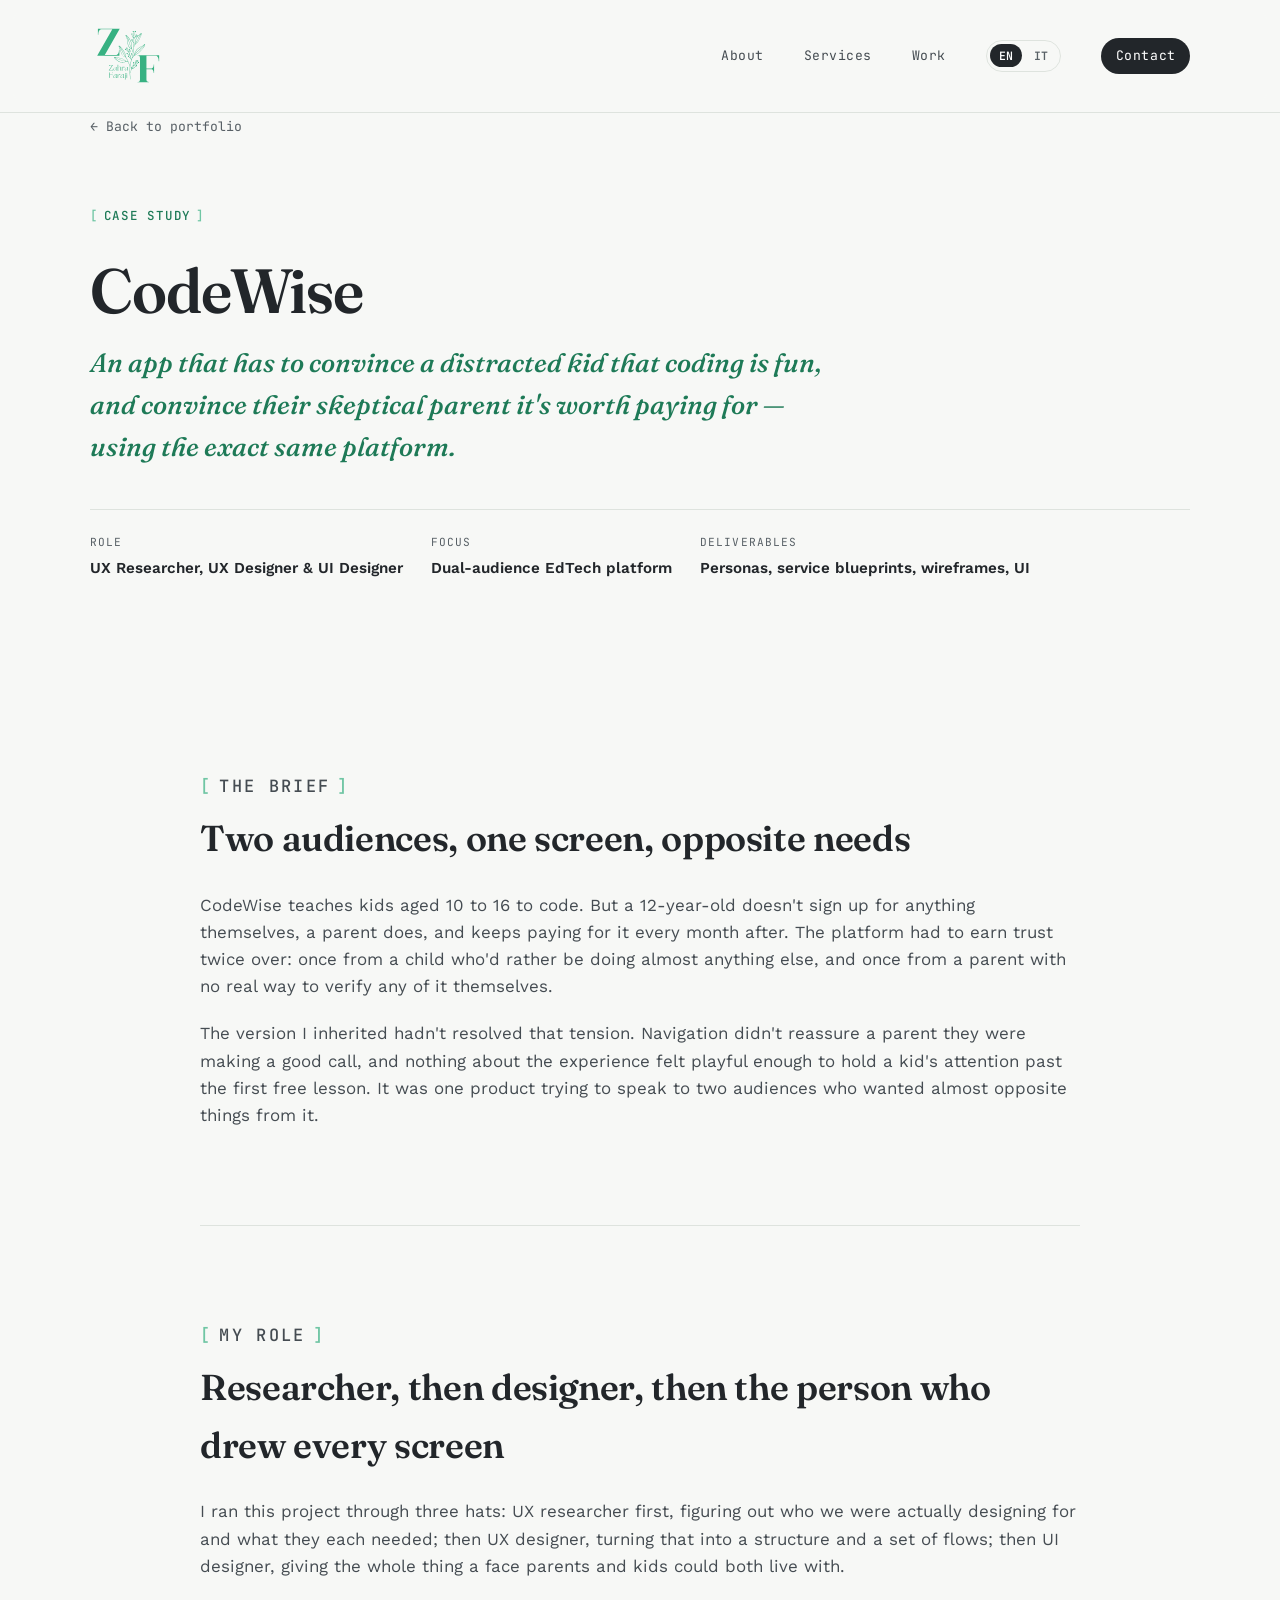
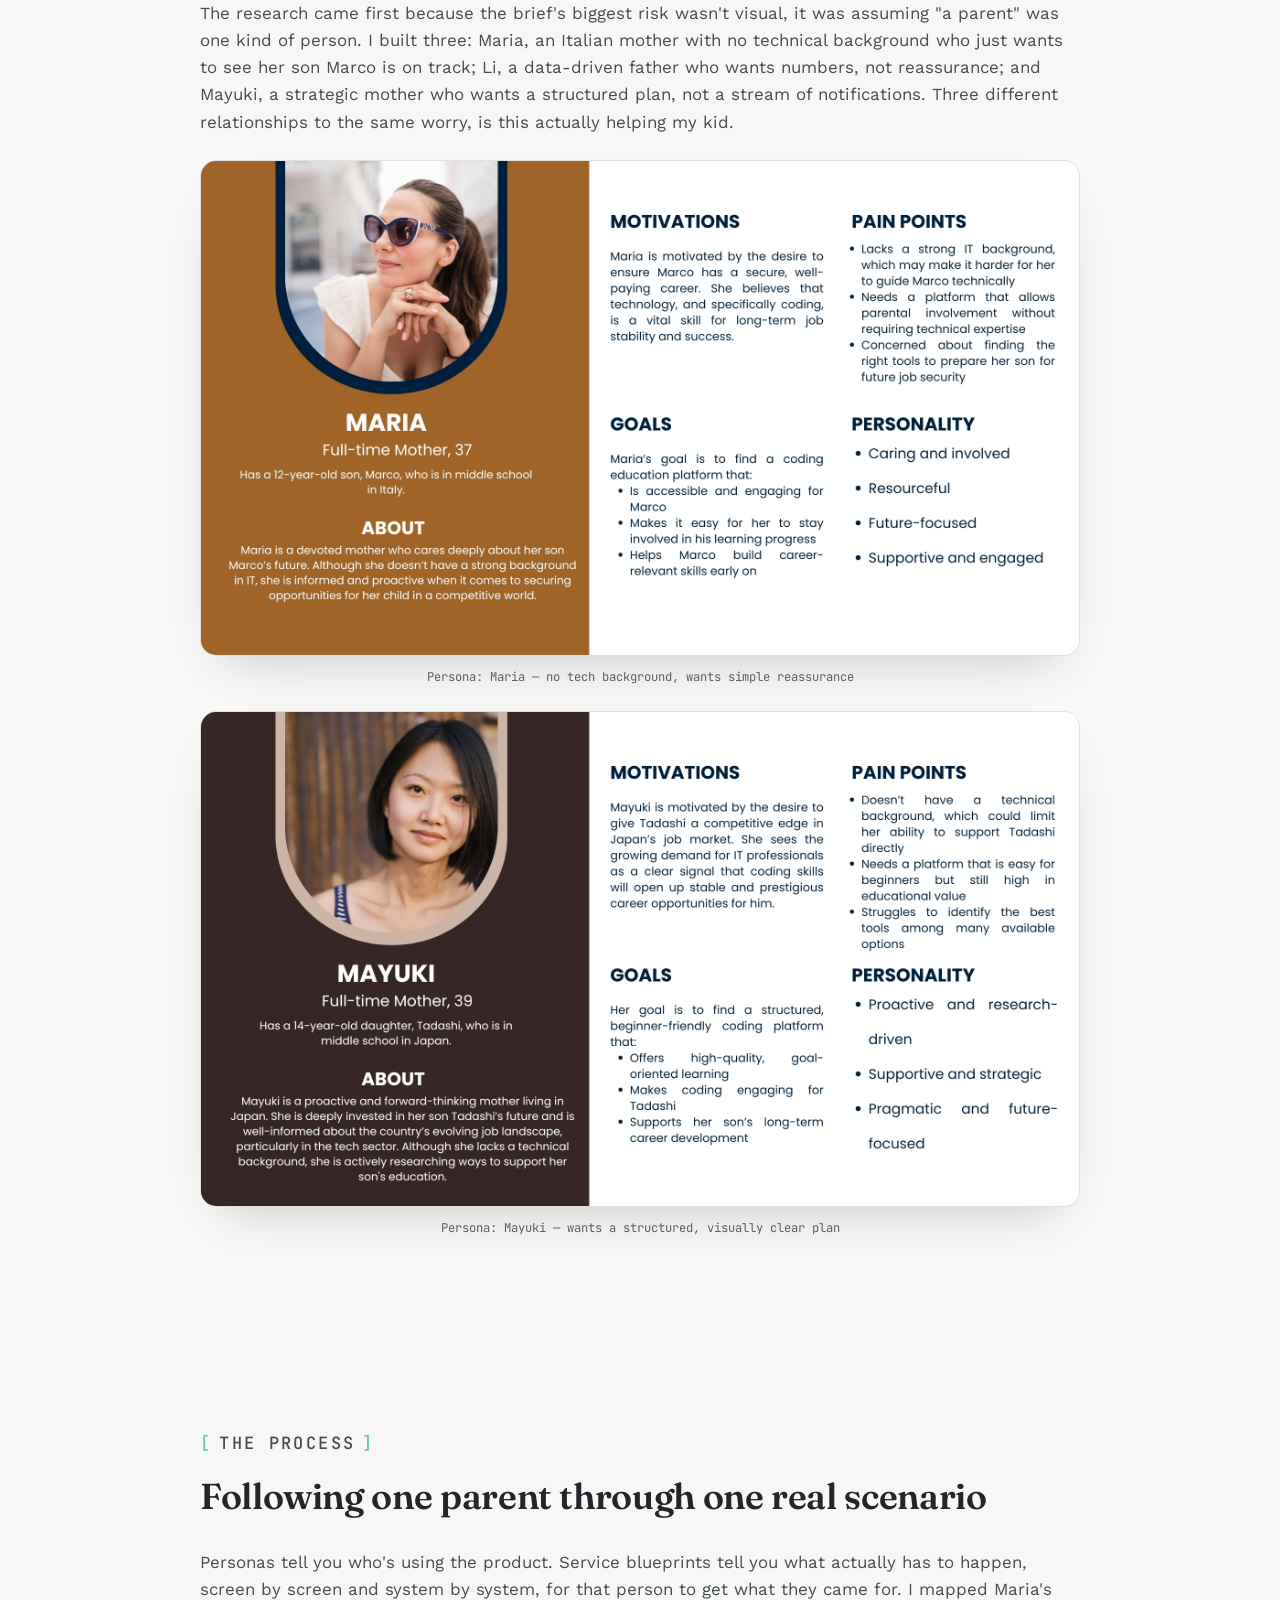
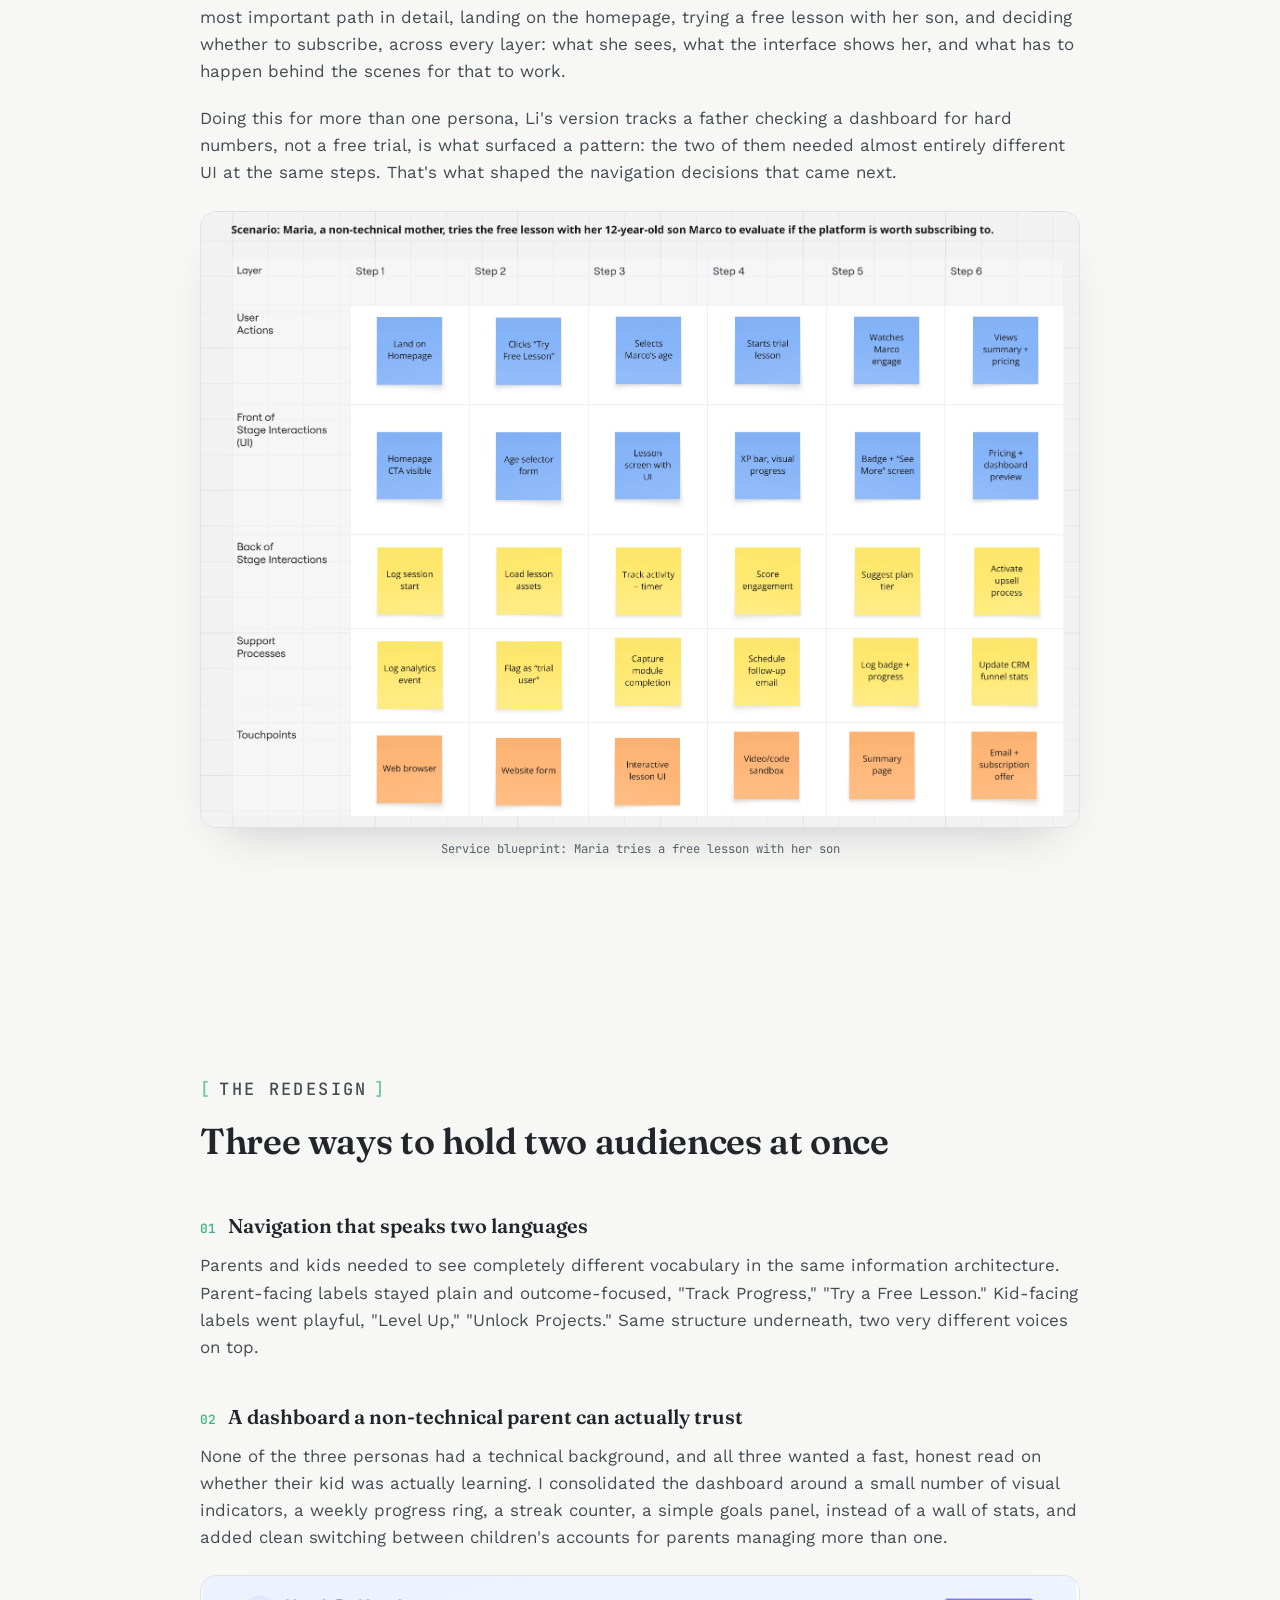
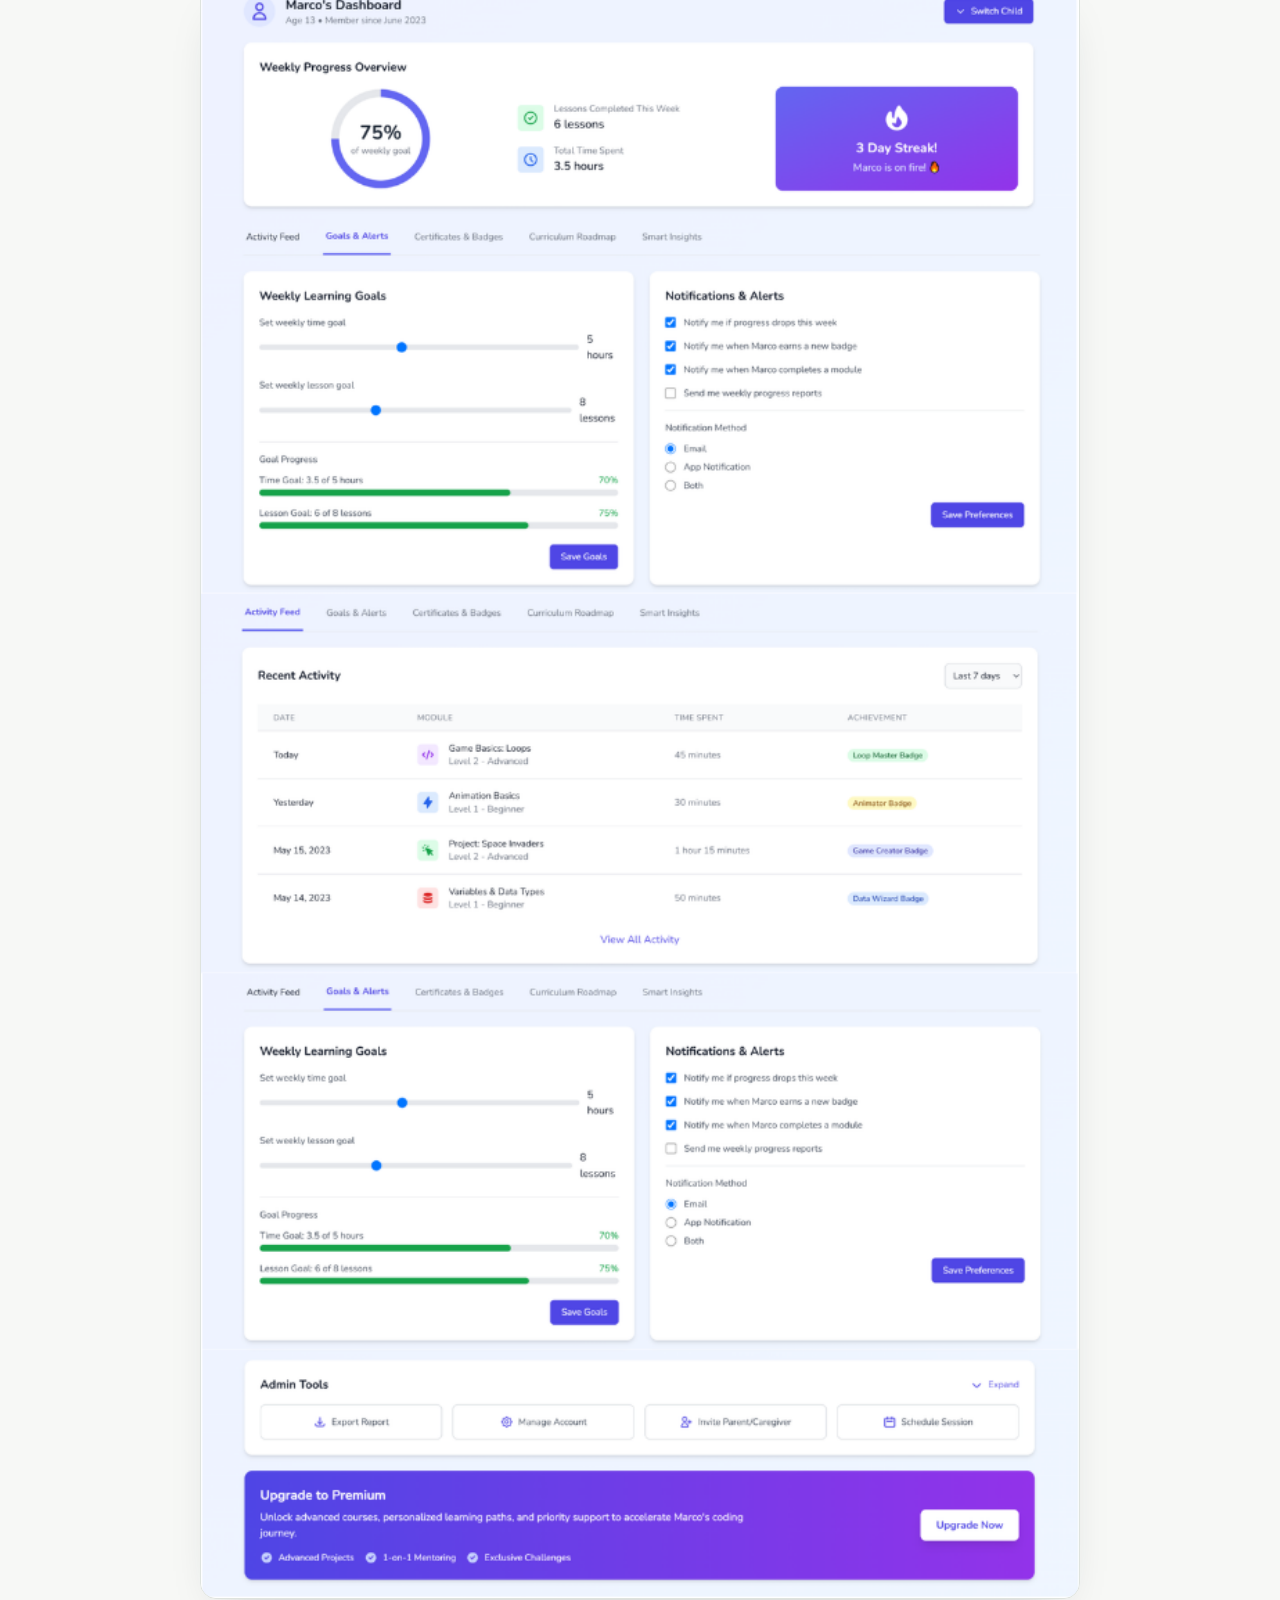
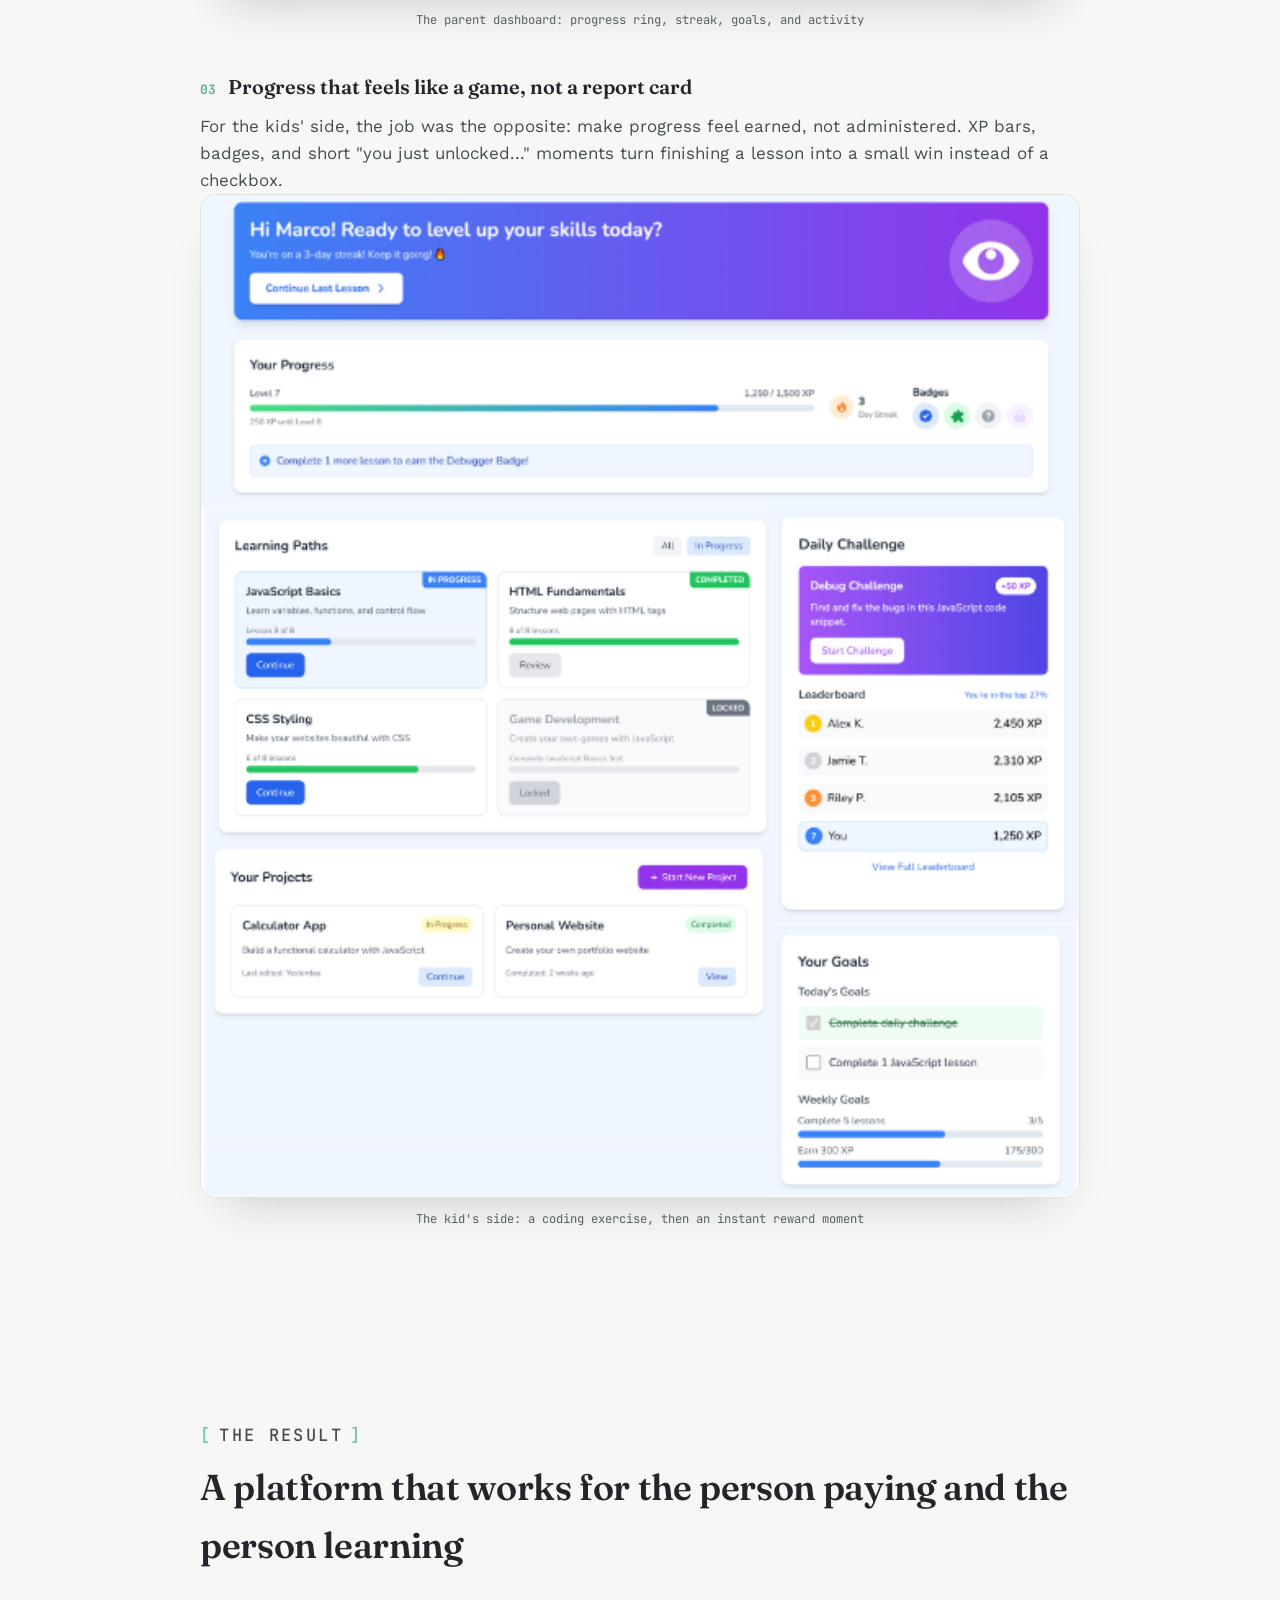
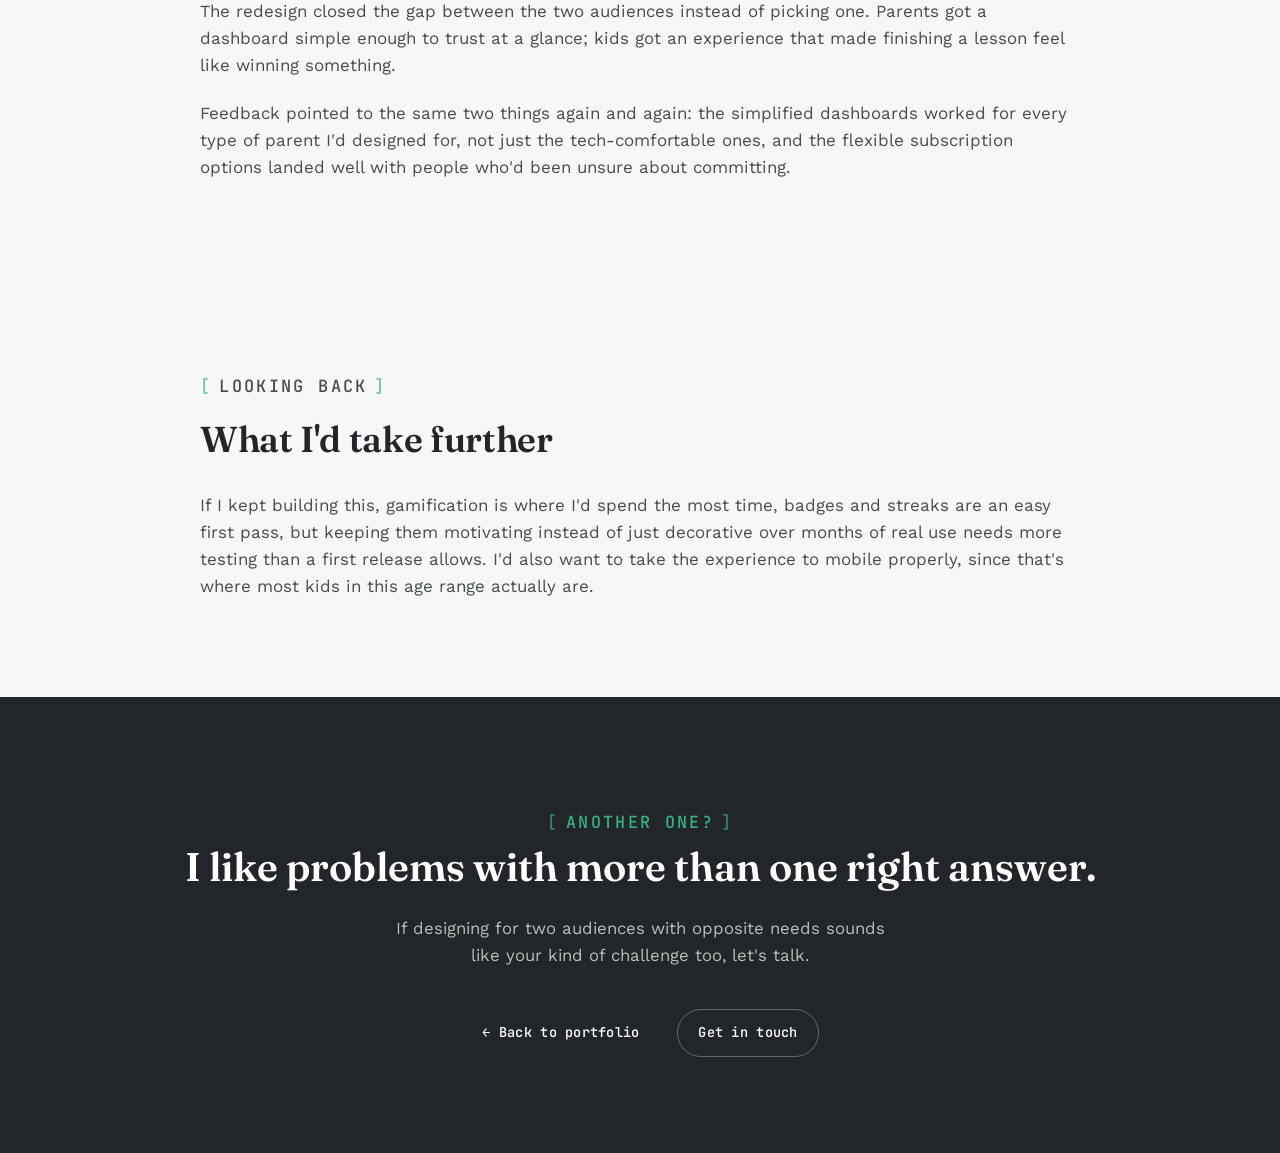
<file: codewise-case-study.html>
<!DOCTYPE html>
<html lang="en">
<head>
<meta charset="UTF-8">
<meta name="viewport" content="width=device-width, initial-scale=1.0">
<title>CodeWise Case Study — Zahra Farajihormozi</title>
<meta name="description" content="Case study: designing CodeWise, a coding-education platform for kids and parents, by Zahra Farajihormozi.">
<link rel="preconnect" href="https://fonts.googleapis.com">
<link rel="preconnect" href="https://fonts.gstatic.com" crossorigin>
<link href="https://fonts.googleapis.com/css2?family=Fraunces:ital,opsz,wght@0,9..144,400;0,9..144,500;0,9..144,600;0,9..144,700;1,9..144,400;1,9..144,500&family=Work+Sans:wght@400;500;600;700&family=JetBrains+Mono:wght@400;500;600&family=Bonheur+Royale&display=swap" rel="stylesheet">
<link rel="stylesheet" href="css/style.css">
<link rel="stylesheet" href="css/case-study.css">
</head>
<body>

<header class="site-nav">
  <div class="nav-row">
    <a href="index.html" class="logo"><img src="images/personal-logo.svg" alt="Personal Logo"></a>
    <nav class="links" id="navLinks">
      <a href="index.html#about" data-lang="en">About</a>
      <a href="index.html#about" data-lang="it">Chi Sono</a>
      <a href="index.html#services" data-lang="en">Services</a>
      <a href="index.html#services" data-lang="it">Servizi</a>
      <a href="index.html#work" data-lang="en">Work</a>
      <a href="index.html#work" data-lang="it">Progetti</a>
      <div class="lang-switch" role="group" aria-label="Language / Lingua">
        <button type="button" class="lang-btn is-active" data-lang-btn="en" aria-pressed="true">EN</button>
        <button type="button" class="lang-btn" data-lang-btn="it" aria-pressed="false">IT</button>
      </div>
      <a href="index.html#contact" class="nav-cta" data-lang="en">Contact</a>
      <a href="index.html#contact" class="nav-cta" data-lang="it">Contatti</a>
    </nav>
    <button class="nav-toggle" id="navToggle" aria-label="Toggle menu" aria-expanded="false"><span></span></button>
  </div>
</header>

<main id="top">
<div class="case-wide back-row">
  <a href="index.html#work" class="back-link" data-lang="en">← Back to portfolio</a>
  <a href="index.html#work" class="back-link" data-lang="it">← Torna al portfolio</a>
</div>

<section class="case-hero">
  <div class="case-wide">
    <div data-lang="en">
      <p class="eyebrow">Case Study</p>
      <h1>CodeWise</h1>
      <p class="case-dek">An app that has to convince a distracted kid that coding is fun, and convince their skeptical parent it's worth paying for — using the exact same platform.</p>
      <div class="case-meta">
        <div><span>Role</span><strong>UX Researcher, UX Designer &amp; UI Designer</strong></div>
        <div><span>Focus</span><strong>Dual-audience EdTech platform</strong></div>
        <div><span>Deliverables</span><strong>Personas, service blueprints, wireframes, UI</strong></div>
      </div>
    </div>
    <div data-lang="it">
      <p class="eyebrow">Caso di Studio</p>
      <h1>CodeWise</h1>
      <p class="case-dek">Un'app che deve convincere un bambino distratto che programmare è divertente, e convincere il suo genitore scettico che vale la pena pagarla — usando la stessa identica piattaforma.</p>
      <div class="case-meta">
        <div><span>Ruolo</span><strong>UX Researcher, UX Designer &amp; UI Designer</strong></div>
        <div><span>Focus</span><strong>Piattaforma EdTech per due pubblici</strong></div>
        <div><span>Deliverable</span><strong>Personas, service blueprint, wireframe, UI</strong></div>
      </div>
    </div>
  </div>
</section>
<!-- SECTION: BRIEF -->
<div class="case-article">
<section class="case-section" id="brief">
  <div data-lang="en">
    <p class="eyebrow">The Brief</p>
    <h2>Two audiences, one screen, opposite needs</h2>
    <p>CodeWise teaches kids aged 10 to 16 to code. But a 12-year-old doesn't sign up for anything themselves, a parent does, and keeps paying for it every month after. The platform had to earn trust twice over: once from a child who'd rather be doing almost anything else, and once from a parent with no real way to verify any of it themselves.</p>
    <p>The version I inherited hadn't resolved that tension. Navigation didn't reassure a parent they were making a good call, and nothing about the experience felt playful enough to hold a kid's attention past the first free lesson. It was one product trying to speak to two audiences who wanted almost opposite things from it.</p>
  </div>
  <div data-lang="it">
    <p class="eyebrow">Il Brief</p>
    <h2>Due pubblici, una sola schermata, esigenze opposte</h2>
    <p>CodeWise insegna a programmare a bambini tra i 10 e i 16 anni. Ma un bambino di 12 anni non si iscrive da solo, lo fa un genitore, che poi continua a pagare ogni mese. La piattaforma doveva guadagnarsi la fiducia due volte: quella di un bambino che preferirebbe fare quasi qualsiasi altra cosa, e quella di un genitore che non ha davvero modo di verificare nulla da solo.</p>
    <p>La versione che ho ereditato non aveva risolto questa tensione. La navigazione non rassicurava il genitore di aver fatto la scelta giusta, e niente nell'esperienza sembrava abbastanza coinvolgente da trattenere l'attenzione di un bambino oltre la prima lezione gratuita. Era un unico prodotto che cercava di parlare a due pubblici che volevano quasi l'opposto l'uno dall'altro.</p>
  </div>
</section>
<!-- SECTION: ROLE -->
<section class="case-section" id="role">
  <div data-lang="en">
    <p class="eyebrow">My Role</p>
    <h2>Researcher, then designer, then the person who drew every screen</h2>
    <p>I ran this project through three hats: UX researcher first, figuring out who we were actually designing for and what they each needed; then UX designer, turning that into a structure and a set of flows; then UI designer, giving the whole thing a face parents and kids could both live with.</p>
    <p>The research came first because the brief's biggest risk wasn't visual, it was assuming "a parent" was one kind of person. I built three: Maria, an Italian mother with no technical background who just wants to see her son Marco is on track; Li, a data-driven father who wants numbers, not reassurance; and Mayuki, a strategic mother who wants a structured plan, not a stream of notifications. Three different relationships to the same worry, is this actually helping my kid.</p>
  </div>
  <div data-lang="it">
    <p class="eyebrow">Il Mio Ruolo</p>
    <h2>Ricercatrice, poi designer, poi chi ha disegnato ogni schermata</h2>
    <p>Ho portato avanti questo progetto attraverso tre ruoli: prima come UX researcher, per capire per chi stessimo davvero progettando e di cosa ognuno avesse bisogno; poi come UX designer, trasformando questo in una struttura e in una serie di flussi; infine come UI designer, dando all'insieme un volto con cui genitori e bambini potessero convivere entrambi.</p>
    <p>La ricerca è arrivata prima perché il rischio più grande del brief non era visivo, era assumere che "un genitore" fosse un solo tipo di persona. Ne ho costruiti tre: Maria, una madre italiana senza background tecnico che vuole solo vedere che suo figlio Marco è sulla strada giusta; Li, un padre orientato ai dati che vuole numeri, non rassicurazioni; e Mayuki, una madre strategica che vuole un piano strutturato, non un flusso di notifiche. Tre relazioni diverse con la stessa preoccupazione: questa cosa sta davvero aiutando mio figlio?</p>
  </div>

  <figure class="case-figure" style="margin-bottom:var(--sp-3);margin-top:var(--sp-3);">
    <img src="images/case-study-codewise/maria-persona.jpg" alt="Persona: Maria, full-time mother, 37"  loading="lazy">
    <figcaption data-lang="en">Persona: Maria — no tech background, wants simple reassurance</figcaption>
    <figcaption data-lang="it">Persona: Maria — nessun background tecnico, vuole rassicurazioni semplici</figcaption>
  </figure>
  <figure class="case-figure" style="margin-top:var(--sp-3)">
    <img src="images/case-study-codewise/mayuki-persona.jpg" alt="Persona: Mayuki, full-time mother, 39"  loading="lazy">
    <figcaption data-lang="en">Persona: Mayuki — wants a structured, visually clear plan</figcaption>
    <figcaption data-lang="it">Persona: Mayuki — vuole un piano strutturato e visivamente chiaro</figcaption>
  </figure>
</section>
</div>
<!-- SECTION: PROCESS -->
<div class="case-article">
<section class="case-section" id="process">
  <div data-lang="en">
    <p class="eyebrow">The Process</p>
    <h2>Following one parent through one real scenario</h2>
    <p>Personas tell you who's using the product. Service blueprints tell you what actually has to happen, screen by screen and system by system, for that person to get what they came for. I mapped Maria's most important path in detail, landing on the homepage, trying a free lesson with her son, and deciding whether to subscribe, across every layer: what she sees, what the interface shows her, and what has to happen behind the scenes for that to work.</p>
    <p>Doing this for more than one persona, Li's version tracks a father checking a dashboard for hard numbers, not a free trial, is what surfaced a pattern: the two of them needed almost entirely different UI at the same steps. That's what shaped the navigation decisions that came next.</p>
  </div>
  <div data-lang="it">
    <p class="eyebrow">Il Processo</p>
    <h2>Seguire un genitore attraverso uno scenario reale</h2>
    <p>Le personas dicono chi usa il prodotto. I service blueprint dicono cosa deve succedere davvero, schermata per schermata e sistema per sistema, perché quella persona ottenga ciò per cui è venuta. Ho mappato in dettaglio il percorso più importante di Maria, arrivare sulla homepage, provare una lezione gratuita con suo figlio, e decidere se abbonarsi, attraverso ogni livello: cosa vede, cosa le mostra l'interfaccia, e cosa deve succedere dietro le quinte perché tutto funzioni.</p>
    <p>Farlo per più di una persona, la versione di Li segue un padre che controlla una dashboard in cerca di numeri concreti, non una prova gratuita, è quello che ha fatto emergere uno schema: i due avevano bisogno di UI quasi completamente diverse agli stessi passaggi. È questo che ha guidato le decisioni di navigazione arrivate dopo.</p>
  </div>

  <figure class="case-figure" style="margin-bottom:var(--sp-3);margin-top:var(--sp-3);">
    <img src="images/case-study-codewise/service-blueprint.png" alt="Service blueprint for Maria's free-trial scenario" loading="lazy">
    <figcaption data-lang="en">Service blueprint: Maria tries a free lesson with her son</figcaption>
    <figcaption data-lang="it">Service blueprint: Maria prova una lezione gratuita con suo figlio</figcaption>
  </figure>
</section>
</div>
<!-- SECTION: REDESIGN -->
<div class="case-article">
<section class="case-section" id="redesign">
  <div data-lang="en">
    <p class="eyebrow">The Redesign</p>
    <h2>Three ways to hold two audiences at once</h2>

    <div class="case-sub">
      <h3><span class="sub-index">01</span> Navigation that speaks two languages</h3>
      <p>Parents and kids needed to see completely different vocabulary in the same information architecture. Parent-facing labels stayed plain and outcome-focused, "Track Progress," "Try a Free Lesson." Kid-facing labels went playful, "Level Up," "Unlock Projects." Same structure underneath, two very different voices on top.</p>
    </div>

    <div class="case-sub">
      <h3><span class="sub-index">02</span> A dashboard a non-technical parent can actually trust</h3>
      <p>None of the three personas had a technical background, and all three wanted a fast, honest read on whether their kid was actually learning. I consolidated the dashboard around a small number of visual indicators, a weekly progress ring, a streak counter, a simple goals panel, instead of a wall of stats, and added clean switching between children's accounts for parents managing more than one.</p>
    </div>
  </div>
  <div data-lang="it">
    <p class="eyebrow">Il Redesign</p>
    <h2>Tre modi per parlare a due pubblici insieme</h2>

    <div class="case-sub">
      <h3><span class="sub-index">01</span> Una navigazione che parla due lingue</h3>
      <p>Genitori e bambini dovevano vedere un vocabolario completamente diverso nella stessa architettura dell'informazione. Le etichette per i genitori sono rimaste semplici e orientate al risultato — "Track Progress," "Try a Free Lesson." Quelle per i bambini sono diventate giocose — "Level Up," "Unlock Projects." Stessa struttura sotto, due voci molto diverse sopra.</p>
    </div>

    <div class="case-sub">
      <h3><span class="sub-index">02</span> Una dashboard di cui un genitore non tecnico può davvero fidarsi</h3>
      <p>Nessuna delle tre personas aveva un background tecnico, e tutte e tre volevano una lettura rapida e onesta di quanto il figlio stesse davvero imparando. Ho consolidato la dashboard attorno a un numero ridotto di indicatori visivi — un anello di progresso settimanale, un contatore di streak, un pannello obiettivi semplice — invece di un muro di statistiche, e ho aggiunto un cambio account fluido per i genitori con più di un figlio.</p>
    </div>
  </div>

  <figure class="case-figure">
    <img src="images/case-study-codewise/parent-dashboard.png" alt="Parent dashboard prototype screen" loading="lazy" style="margin-top:var(--sp-3)">
    <figcaption data-lang="en">The parent dashboard: progress ring, streak, goals, and activity</figcaption>
    <figcaption data-lang="it">La dashboard del genitore: anello di progresso, streak, obiettivi e attività</figcaption>
  </figure>

  <div class="case-sub" data-lang="en">
    <h3><span class="sub-index">03</span> Progress that feels like a game, not a report card</h3>
    <p>For the kids' side, the job was the opposite: make progress feel earned, not administered. XP bars, badges, and short "you just unlocked..." moments turn finishing a lesson into a small win instead of a checkbox.</p>
  </div>
  <div class="case-sub" data-lang="it">
    <h3><span class="sub-index">03</span> Un progresso che sembra un gioco, non una pagella</h3>
    <p>Per il lato bambini, il compito era l'opposto: far sembrare il progresso guadagnato, non amministrato. Barre XP, badge, e piccoli momenti "hai appena sbloccato..." trasformano il completare una lezione in una piccola vittoria invece che in una casella da spuntare.</p>
  </div>

  <figure class="case-figure">
    <img src="images/case-study-codewise/child-dashboard.png" alt="Kid-facing lesson and reward screens" loading="lazy">
    <figcaption data-lang="en">The kid's side: a coding exercise, then an instant reward moment</figcaption>
    <figcaption data-lang="it">Il lato bambini: un esercizio di coding, poi un momento di ricompensa immediata</figcaption>
  </figure>
</section>
</div>
<!-- SECTION: RESULT -->
<div class="case-article">
<section class="case-section" id="result">
  <div data-lang="en">
    <p class="eyebrow">The Result</p>
    <h2>A platform that works for the person paying and the person learning</h2>
    <p>The redesign closed the gap between the two audiences instead of picking one. Parents got a dashboard simple enough to trust at a glance; kids got an experience that made finishing a lesson feel like winning something.</p>
    <p>Feedback pointed to the same two things again and again: the simplified dashboards worked for every type of parent I'd designed for, not just the tech-comfortable ones, and the flexible subscription options landed well with people who'd been unsure about committing.</p>
  </div>
  <div data-lang="it">
    <p class="eyebrow">Il Risultato</p>
    <h2>Una piattaforma che funziona per chi paga e per chi impara</h2>
    <p>Il redesign ha chiuso il divario tra i due pubblici invece di scegliere uno dei due. I genitori hanno ottenuto una dashboard semplice da leggere e di cui fidarsi a colpo d'occhio; i bambini un'esperienza che li premiava per essersi presentati.</p>
    <p>I riscontri hanno indicato sempre le stesse due cose: le dashboard semplificate funzionavano per ogni tipo di genitore avessi progettato, non solo per quelli più a loro agio con la tecnologia, e le opzioni di abbonamento flessibili sono piaciute a chi non era sicuro di volersi impegnare.</p>
  </div>
</section>
</div>

<!-- SECTION: REFLECTION -->
<div class="case-article">
<section class="case-section" id="reflection">
  <div data-lang="en">
    <p class="eyebrow">Looking Back</p>
    <h2>What I'd take further</h2>
    <p>If I kept building this, gamification is where I'd spend the most time, badges and streaks are an easy first pass, but keeping them motivating instead of just decorative over months of real use needs more testing than a first release allows. I'd also want to take the experience to mobile properly, since that's where most kids in this age range actually are.</p>
  </div>
  <div data-lang="it">
    <p class="eyebrow">Uno Sguardo Indietro</p>
    <h2>Cosa approfondirei ulteriormente</h2>
    <p>Se continuassi a costruire questo prodotto, la gamification è dove investirei più tempo, badge e streak sono una prima versione facile, ma mantenerli motivanti e non solo decorativi nel corso di mesi di utilizzo reale richiede più test di quanti un primo rilascio permetta. Vorrei anche portare l'esperienza correttamente su mobile, visto che è lì che si trova davvero la maggior parte dei bambini in questa fascia d'età.</p>
  </div>
</section>
</div>
</main>
<!-- SECTION: CTA -->
<section class="case-cta">
  <div class="case-wide">
    <div data-lang="en">
      <p class="eyebrow" style="color:var(--teal)">Another One?</p>
      <h2>I like problems with more than one right answer.</h2>
      <p>If designing for two audiences with opposite needs sounds like your kind of challenge too, let's talk.</p>
      <div class="hero-cta">
        <a href="index.html#work" class="btn btn-solid">← Back to portfolio</a>
        <a href="index.html#contact" class="btn btn-outline">Get in touch</a>
      </div>
    </div>
    <div data-lang="it">
      <p class="eyebrow" style="color:var(--teal)">Un Altro?</p>
      <h2>Mi piacciono i problemi con più di una risposta giusta.</h2>
      <p>Se progettare per due pubblici con esigenze opposte ti sembra una bella sfida anche a te, parliamone.</p>
      <div class="hero-cta">
        <a href="index.html#work" class="btn btn-solid">← Torna al portfolio</a>
        <a href="index.html#contact" class="btn btn-outline">Contattami</a>
      </div>
    </div>
  </div>
</section>

<script src="script.js" defer></script>
</body>
</html>
</file>
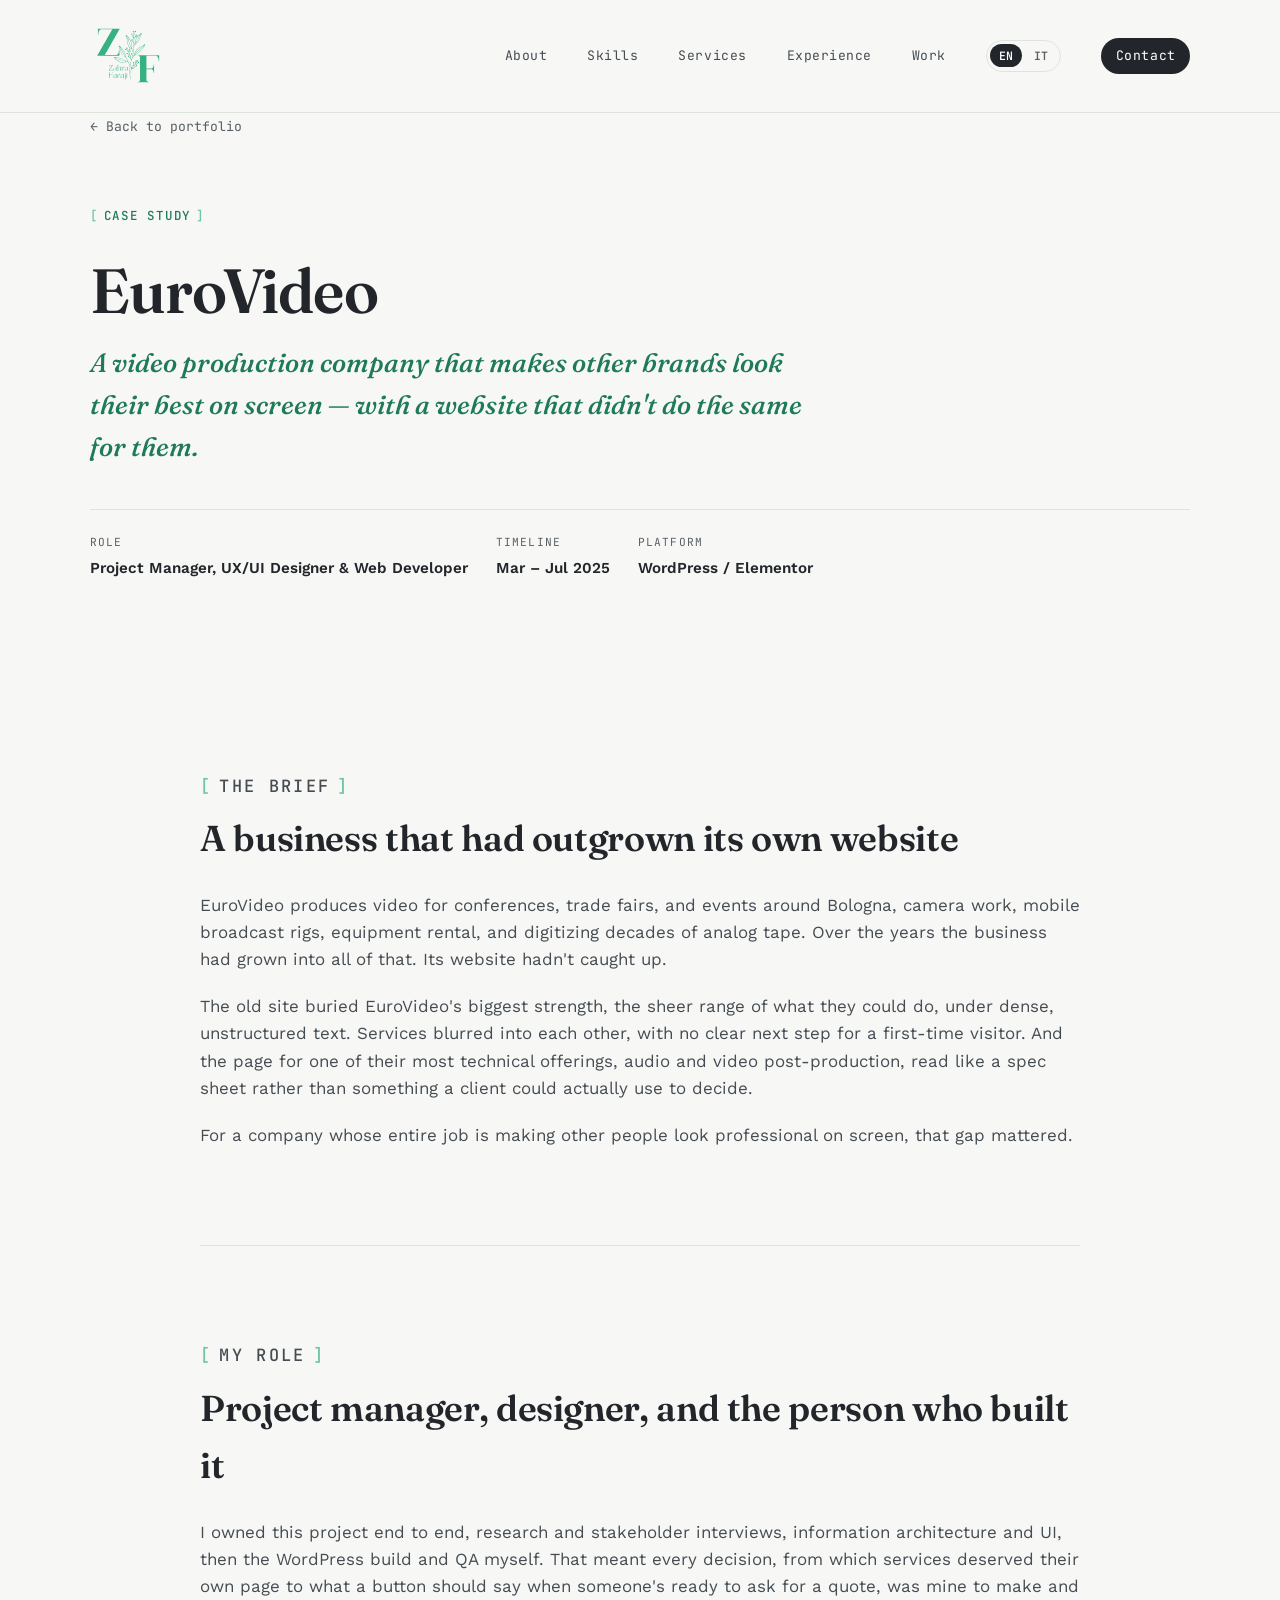
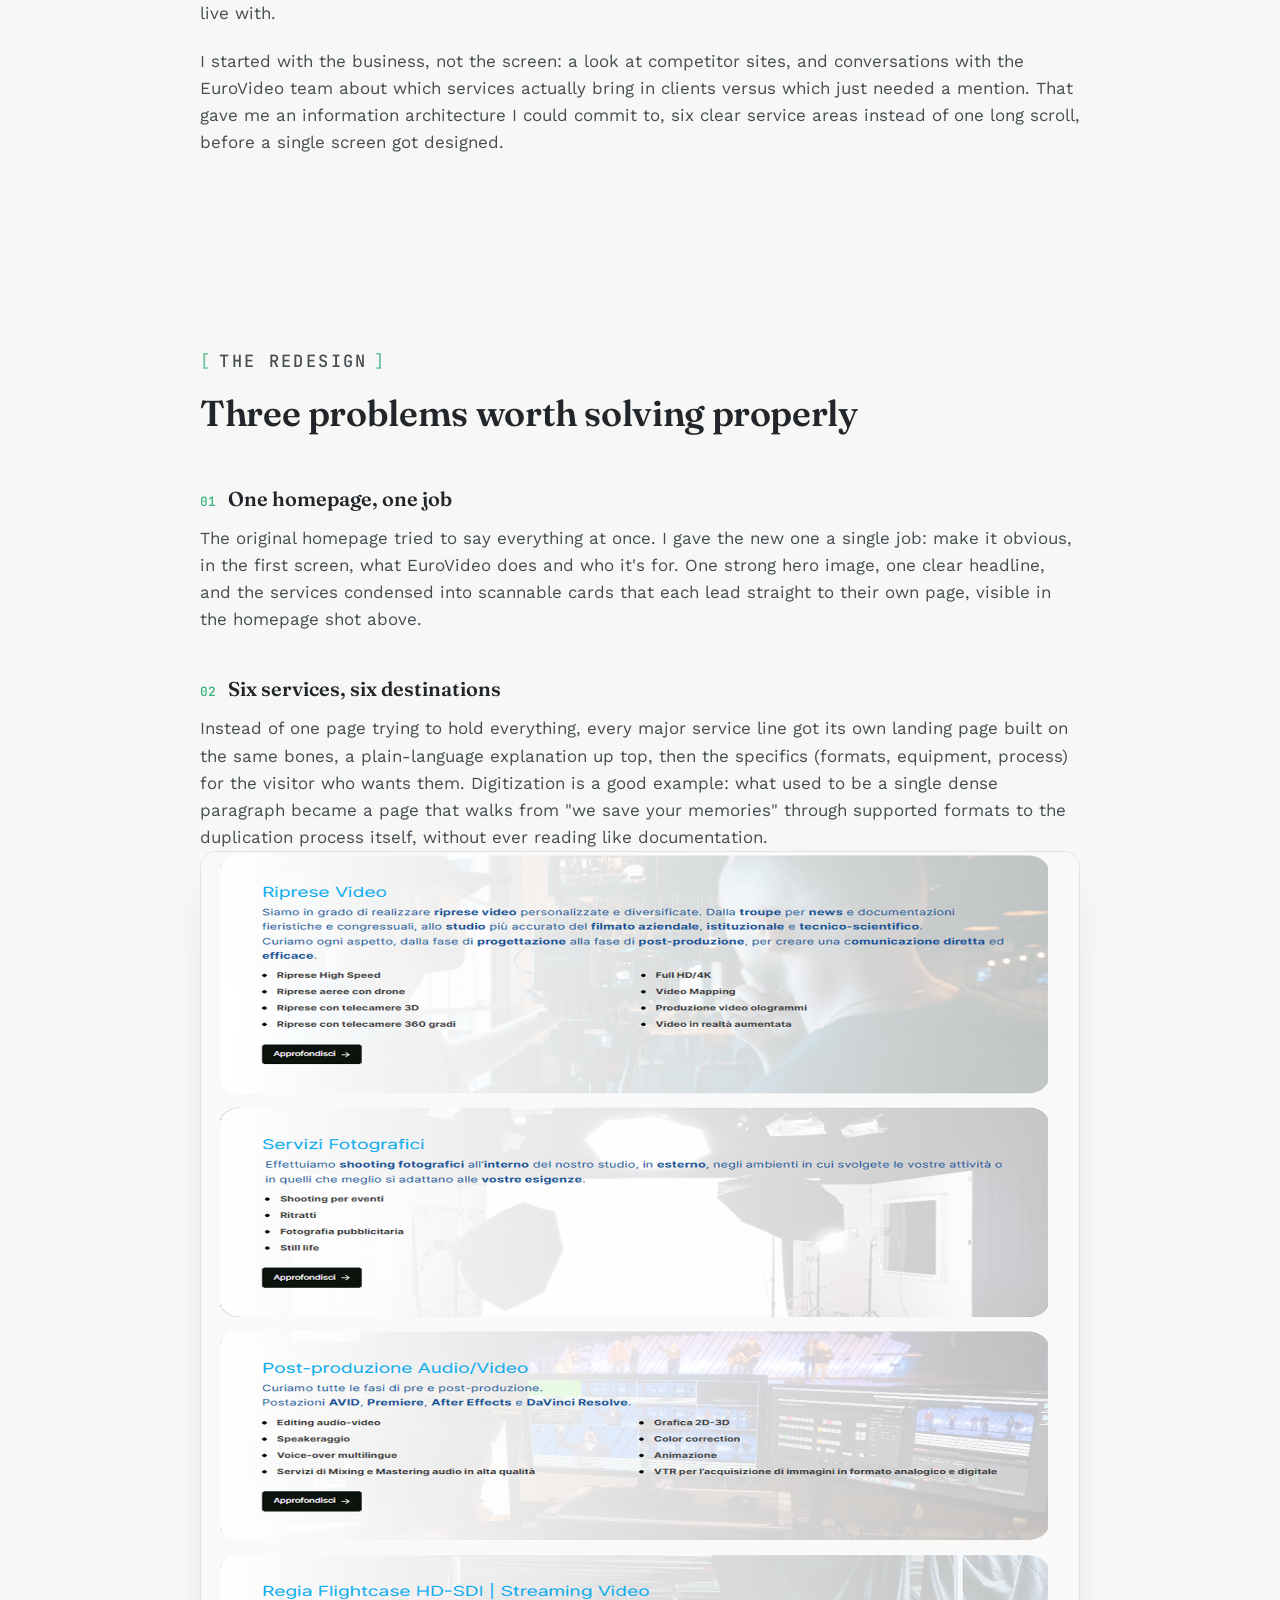
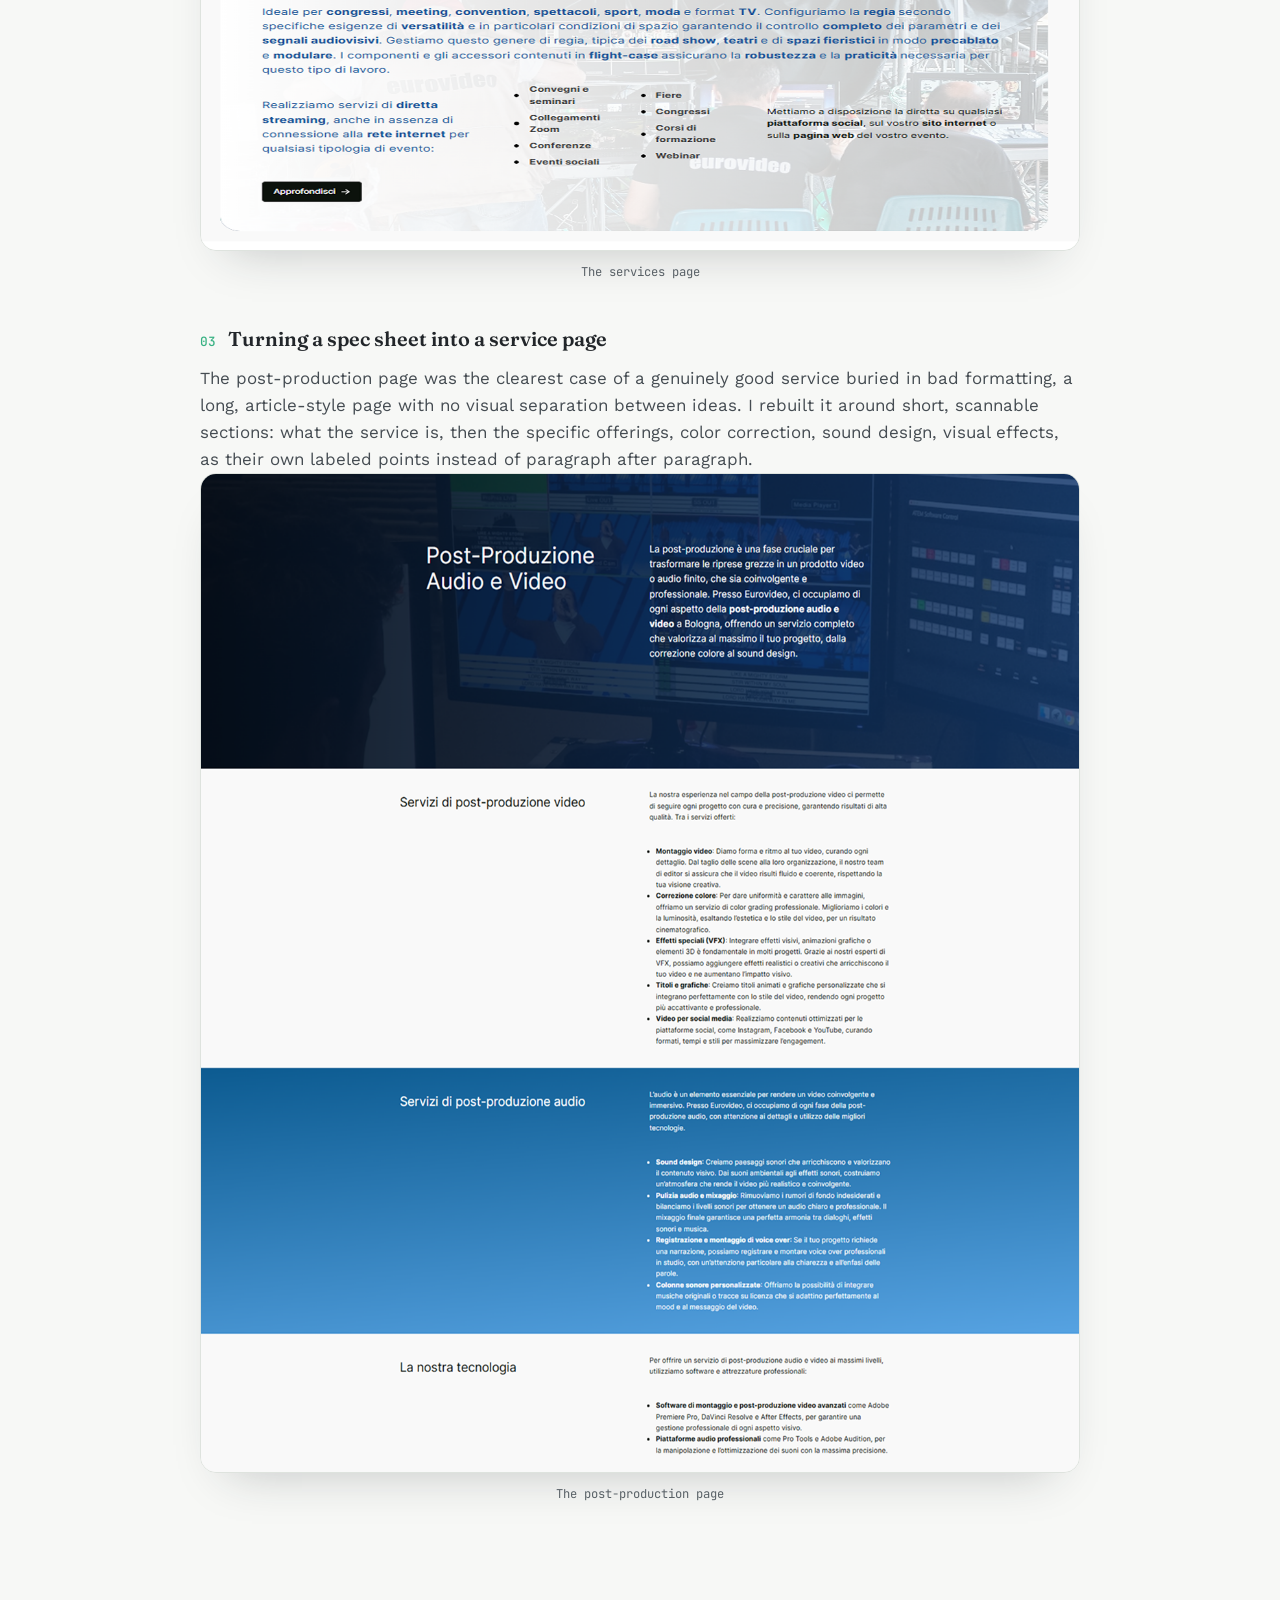
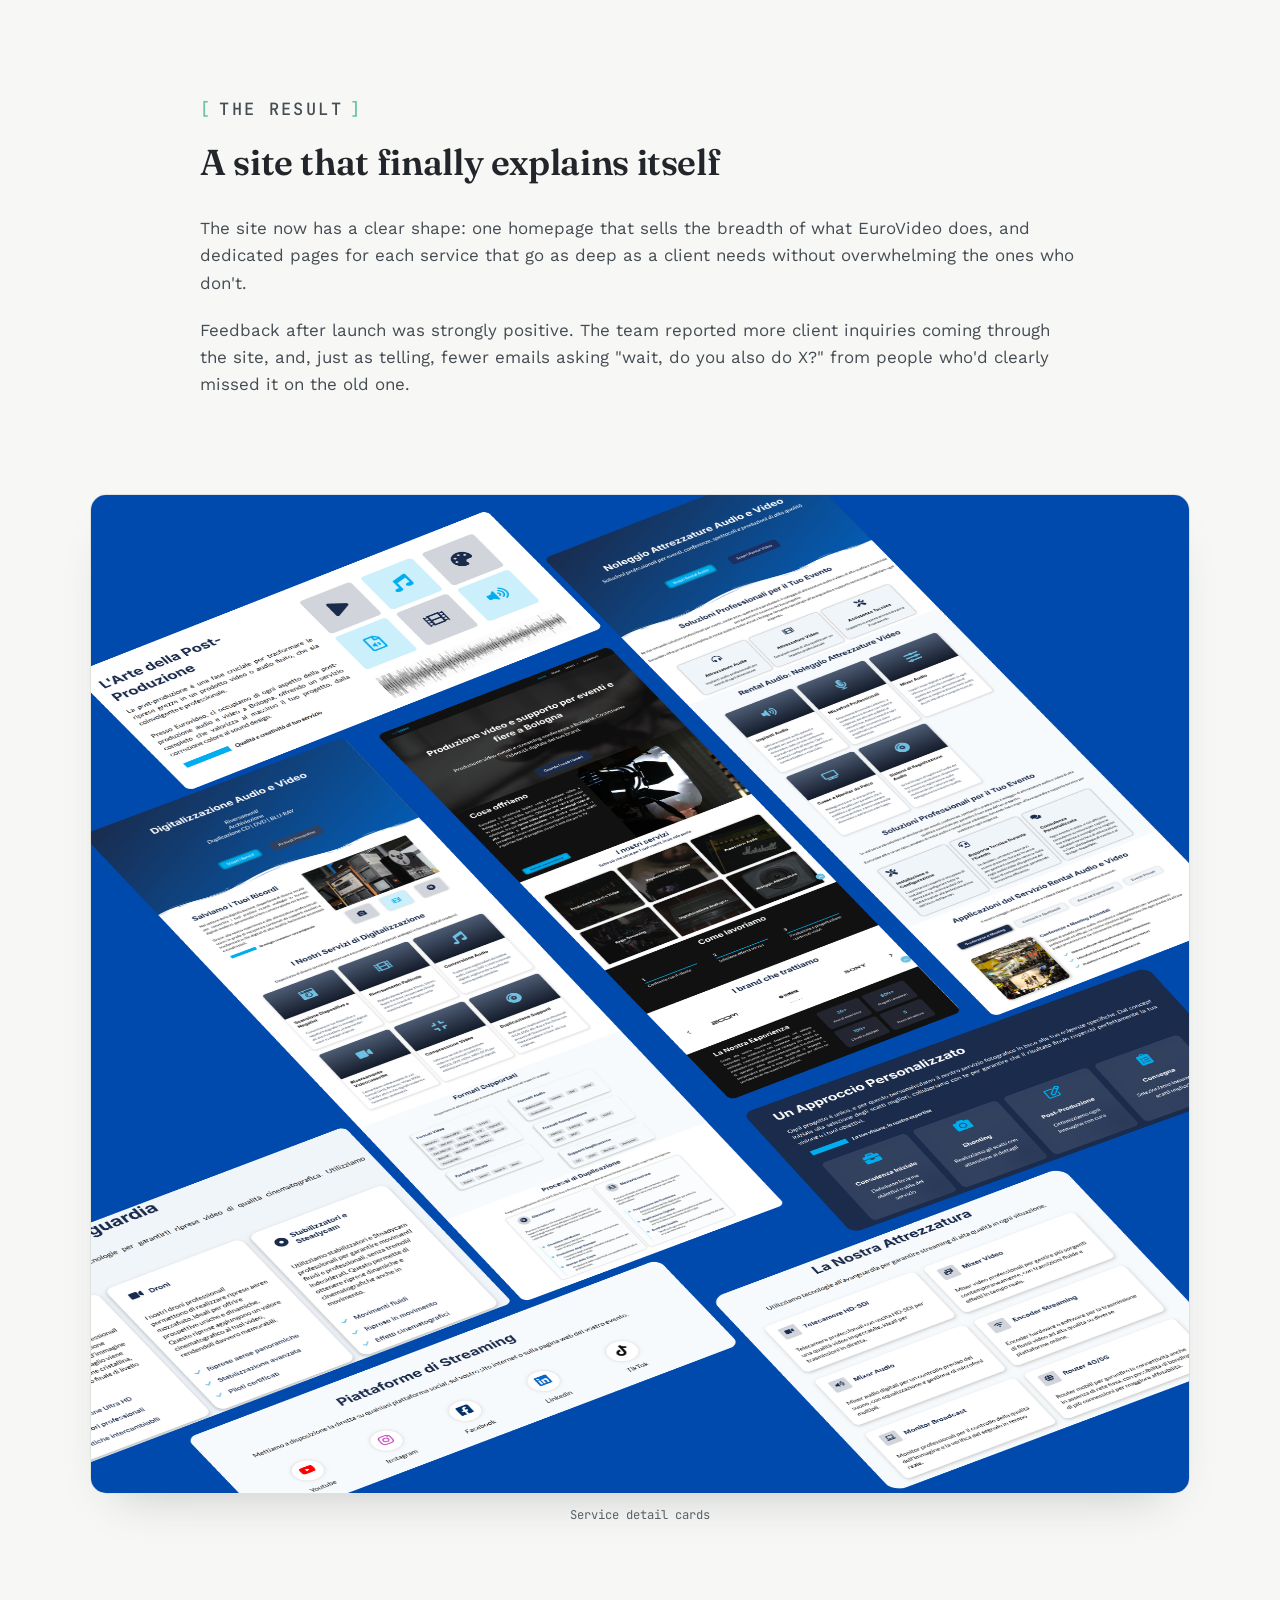
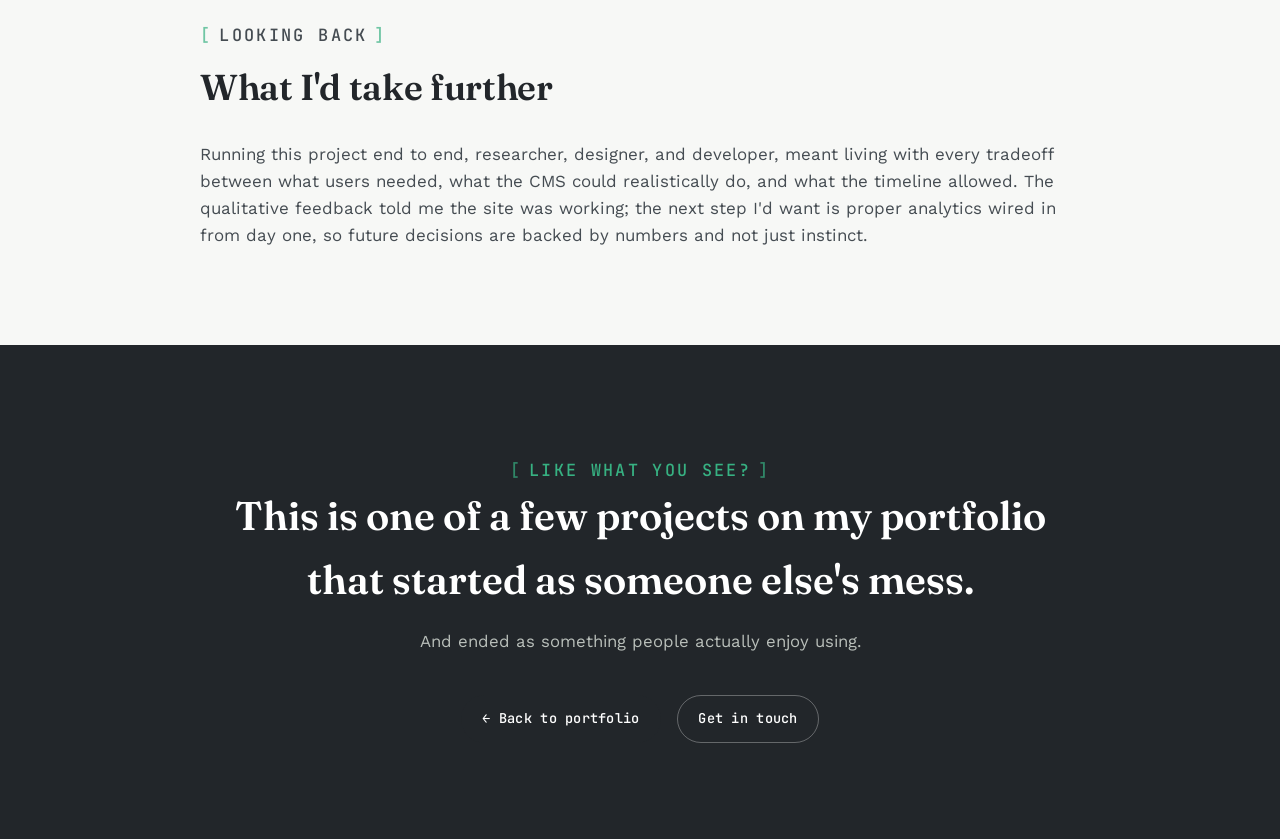
<file: eurovideo-case-study.html>
<!DOCTYPE html>
<html lang="en">
<head>
<meta charset="UTF-8">
<meta name="viewport" content="width=device-width, initial-scale=1.0">
<title>EuroVideo Case Study — Zahra Farajihormozi</title>
<meta name="description" content="Case study: redesigning EuroVideo's website — a Bologna video production company's digital presence, by Zahra Farajihormozi.">
<link rel="preconnect" href="https://fonts.googleapis.com">
<link rel="preconnect" href="https://fonts.gstatic.com" crossorigin>
<link href="https://fonts.googleapis.com/css2?family=Fraunces:ital,opsz,wght@0,9..144,400;0,9..144,500;0,9..144,600;0,9..144,700;1,9..144,400;1,9..144,500&family=Work+Sans:wght@400;500;600;700&family=JetBrains+Mono:wght@400;500;600&family=Bonheur+Royale&display=swap" rel="stylesheet">
<link rel="stylesheet" href="css/style.css">
<link rel="stylesheet" href="css/case-study.css">
</head>
<body>

<header class="site-nav">
  <div class="nav-row">
    <a href="index.html" class="logo"><img src="images/personal-logo.svg" alt="Personal Logo"></a>
    <nav class="links" id="navLinks">
      <a href="index.html#about" data-lang="en">About</a>
      <a href="index.html#about" data-lang="it">Chi Sono</a>
      <a href="index.html#skills" data-lang="en">Skills</a>
      <a href="index.html#skills" data-lang="it">Competenze</a>
      <a href="index.html#services" data-lang="en">Services</a>
      <a href="index.html#services" data-lang="it">Servizi</a>
      <a href="index.html#experience" data-lang="en">Experience</a>
      <a href="index.html#experience" data-lang="it">Esperienza</a>
      <a href="index.html#work" data-lang="en">Work</a>
      <a href="index.html#work" data-lang="it">Progetti</a>
      <div class="lang-switch" role="group" aria-label="Language / Lingua">
        <button type="button" class="lang-btn is-active" data-lang-btn="en" aria-pressed="true">EN</button>
        <button type="button" class="lang-btn" data-lang-btn="it" aria-pressed="false">IT</button>
      </div>
      <a href="index.html#contact" class="nav-cta" data-lang="en">Contact</a>
      <a href="index.html#contact" class="nav-cta" data-lang="it">Contatti</a>
    </nav>
    <button class="nav-toggle" id="navToggle" aria-label="Toggle menu" aria-expanded="false"><span></span></button>
  </div>
</header>

<main id="top">
<!-- SECTION: BACKLINK -->
<div class="case-wide back-row">
  <a href="../index.html#work" class="back-link" data-lang="en">← Back to portfolio</a>
  <a href="index.html#work" class="back-link" data-lang="it">← Torna al portfolio</a>
</div>

<!-- SECTION: HERO -->
<section class="case-hero">
  <div class="case-wide">
    <div data-lang="en">
      <p class="eyebrow">Case Study</p>
      <h1>EuroVideo</h1>
      <p class="case-dek">A video production company that makes other brands look their best on screen — with a website that didn't do the same for them.</p>
      <div class="case-meta">
        <div><span>Role</span><strong>Project Manager, UX/UI Designer &amp; Web Developer</strong></div>
        <div><span>Timeline</span><strong>Mar – Jul 2025</strong></div>
        <div><span>Platform</span><strong>WordPress / Elementor</strong></div>
      </div>
    </div>
    <div data-lang="it">
      <p class="eyebrow">Caso di Studio</p>
      <h1>EuroVideo</h1>
      <p class="case-dek">Un'azienda di produzione video che fa brillare gli altri brand sullo schermo — con un sito che, per loro, non faceva lo stesso.</p>
      <div class="case-meta">
        <div><span>Ruolo</span><strong>Project Manager, UX/UI Designer &amp; Web Developer</strong></div>
        <div><span>Durata</span><strong>Mar – Lug 2025</strong></div>
        <div><span>Piattaforma</span><strong>WordPress / Elementor</strong></div>
      </div>
    </div>
  </div>
</section>
<!-- SECTION: BRIEF -->
<div class="case-article">
<section class="case-section" id="brief">
  <div data-lang="en">
    <p class="eyebrow">The Brief</p>
    <h2>A business that had outgrown its own website</h2>
    <p>EuroVideo produces video for conferences, trade fairs, and events around Bologna, camera work, mobile broadcast rigs, equipment rental, and digitizing decades of analog tape. Over the years the business had grown into all of that. Its website hadn't caught up.</p>
    <p>The old site buried EuroVideo's biggest strength, the sheer range of what they could do, under dense, unstructured text. Services blurred into each other, with no clear next step for a first-time visitor. And the page for one of their most technical offerings, audio and video post-production, read like a spec sheet rather than something a client could actually use to decide.</p>
    <p>For a company whose entire job is making other people look professional on screen, that gap mattered.</p>
  </div>
  <div data-lang="it">
    <p class="eyebrow">Il Brief</p>
    <h2>Un'azienda che aveva superato il proprio sito web</h2>
    <p>EuroVideo produce video per conferenze, fiere ed eventi in tutta l'area di Bologna, riprese, regie mobili, noleggio attrezzature e digitalizzazione di decenni di nastri analogici. Nel tempo l'azienda era cresciuta fino a coprire tutto questo. Il sito web no.</p>
    <p>Il vecchio sito nascondeva il punto di forza più grande di EuroVideo, l'ampiezza di ciò che erano in grado di fare, sotto testi densi e poco strutturati. I servizi si confondevano l'uno con l'altro, senza un passo successivo chiaro per chi visitava il sito per la prima volta. E la pagina di uno dei servizi più tecnici, la post-produzione audio e video, sembrava una scheda tecnica più che una pagina pensata per aiutare un cliente a decidere.</p>
    <p>Per un'azienda il cui lavoro è far apparire professionali gli altri sullo schermo, quella differenza pesava.</p>
  </div>
</section>
<!-- SECTION: ROLE -->
<section class="case-section" id="role">
  <div data-lang="en">
    <p class="eyebrow">My Role</p>
    <h2>Project manager, designer, and the person who built it</h2>
    <p>I owned this project end to end, research and stakeholder interviews, information architecture and UI, then the WordPress build and QA myself. That meant every decision, from which services deserved their own page to what a button should say when someone's ready to ask for a quote, was mine to make and live with.</p>
    <p>I started with the business, not the screen: a look at competitor sites, and conversations with the EuroVideo team about which services actually bring in clients versus which just needed a mention. That gave me an information architecture I could commit to, six clear service areas instead of one long scroll, before a single screen got designed.</p>
  </div>
  <div data-lang="it">
    <p class="eyebrow">Il Mio Ruolo</p>
    <h2>Project manager, designer, e chi l'ha anche costruito</h2>
    <p>Ho seguito questo progetto dall'inizio alla fine, ricerca e interviste con gli stakeholder, architettura dell'informazione e UI, poi lo sviluppo su WordPress e il testing, in prima persona. Ogni decisione, da quali servizi meritassero una pagina propria a cosa dovesse dire un bottone quando qualcuno è pronto a chiedere un preventivo, era mia da prendere e di cui rispondere.</p>
    <p>Sono partita dal business, non dallo schermo: un'analisi dei siti concorrenti, e conversazioni con il team di EuroVideo su quali servizi portassero davvero clienti e quali avessero solo bisogno di una menzione. Questo mi ha dato un'architettura dell'informazione su cui potevo contare — sei aree di servizio chiare invece di un unico, lunghissimo scroll, prima ancora di disegnare una singola schermata.</p>
  </div>
</section>
</div>
<!-- SECTION: REDESIGN -->
<div class="case-article">
<section class="case-section" id="redesign">
  <div data-lang="en">
    <p class="eyebrow">The Redesign</p>
    <h2>Three problems worth solving properly</h2>

    <div class="case-sub">
      <h3><span class="sub-index">01</span> One homepage, one job</h3>
      <p>The original homepage tried to say everything at once. I gave the new one a single job: make it obvious, in the first screen, what EuroVideo does and who it's for. One strong hero image, one clear headline, and the services condensed into scannable cards that each lead straight to their own page, visible in the homepage shot above.</p>
    </div>

    <div class="case-sub">
      <h3><span class="sub-index">02</span> Six services, six destinations</h3>
      <p>Instead of one page trying to hold everything, every major service line got its own landing page built on the same bones, a plain-language explanation up top, then the specifics (formats, equipment, process) for the visitor who wants them. Digitization is a good example: what used to be a single dense paragraph became a page that walks from "we save your memories" through supported formats to the duplication process itself, without ever reading like documentation.</p>
    </div>
  </div>
  <div data-lang="it">
    <p class="eyebrow">Il Redesign</p>
    <h2>Tre problemi che valeva la pena risolvere per bene</h2>

    <div class="case-sub">
      <h3><span class="sub-index">01</span> Una homepage, un solo compito</h3>
      <p>La homepage originale cercava di dire tutto insieme. Alla nuova ho dato un solo compito: rendere subito chiaro, nella prima schermata, cosa fa EuroVideo e per chi. Un'immagine hero forte, un titolo chiaro, e i servizi condensati in card facili da scorrere, ognuna diretta alla propria pagina, visibile nello scatto della homepage qui sopra.</p>
    </div>

    <div class="case-sub">
      <h3><span class="sub-index">02</span> Sei servizi, sei destinazioni</h3>
      <p>Invece di un'unica pagina che cercava di contenere tutto, ogni linea di servizio principale ha ottenuto una propria pagina, costruita sulla stessa struttura, una spiegazione in linguaggio semplice in alto, poi i dettagli tecnici (formati, attrezzature, processo) per chi li vuole. La digitalizzazione è un buon esempio: quello che prima era un unico paragrafo denso è diventato una pagina che accompagna da "salviamo i tuoi ricordi" fino ai formati supportati e al processo di duplicazione stesso, senza mai sembrare un manuale.</p>
    </div>
  </div>

  <figure class="case-figure" style="margin-bottom:var(--sp-3)">
    <img src="images/case-study-eurovideo/Services-list.png" alt="EuroVideo digitization service landing page" width="1280" height="1000" loading="lazy">
    <figcaption data-lang="en">The services page</figcaption>
    <figcaption data-lang="it">La pagina del servizi</figcaption>
  </figure>

  <div class="case-sub" data-lang="en">
    <h3><span class="sub-index">03</span> Turning a spec sheet into a service page</h3>
    <p>The post-production page was the clearest case of a genuinely good service buried in bad formatting, a long, article-style page with no visual separation between ideas. I rebuilt it around short, scannable sections: what the service is, then the specific offerings, color correction, sound design, visual effects, as their own labeled points instead of paragraph after paragraph.</p>
  </div>
  <div class="case-sub" data-lang="it">
    <h3><span class="sub-index">03</span> Da scheda tecnica a pagina di servizio</h3>
    <p>La pagina di post-produzione era il caso più evidente di un buon servizio nascosto da una formattazione sbagliata, una pagina lunga, in stile articolo, senza separazione visiva tra le idee. L'ho ricostruita attorno a sezioni brevi e facili da scorrere: cosa è il servizio, poi le offerte specifiche, color correction, sound design, effetti visivi, come punti autonomi ed etichettati, invece di un paragrafo dopo l'altro.</p>
  </div>

  <figure class="case-figure">
    <img src="images/case-study-eurovideo/Audio-Production.png" alt="EuroVideo audio and video post-production page" width="1280" height="1000" loading="lazy">
    <figcaption data-lang="en">The post-production page</figcaption>
    <figcaption data-lang="it">La pagina di post-produzione</figcaption>
  </figure>
</section>
</div>
<!-- SECTION: RESULT -->
<div class="case-article">
<section class="case-section" id="result">
  <div data-lang="en">
    <p class="eyebrow">The Result</p>
    <h2>A site that finally explains itself</h2>
    <p>The site now has a clear shape: one homepage that sells the breadth of what EuroVideo does, and dedicated pages for each service that go as deep as a client needs without overwhelming the ones who don't.</p>
    <p>Feedback after launch was strongly positive. The team reported more client inquiries coming through the site, and, just as telling, fewer emails asking "wait, do you also do X?" from people who'd clearly missed it on the old one.</p>
  </div>
  <div data-lang="it">
    <p class="eyebrow">Il Risultato</p>
    <h2>Un sito che finalmente si spiega da solo</h2>
    <p>Il sito oggi ha una forma chiara: una homepage che comunica l'ampiezza di ciò che fa EuroVideo, e pagine dedicate per ogni servizio che vanno in profondità quanto un cliente desidera, senza sovraccaricare chi non ne ha bisogno.</p>
    <p>Il riscontro dopo il lancio è stato molto positivo. Il team ha registrato più richieste di contatto in arrivo dal sito, e, altrettanto significativo, meno email del tipo "aspetta, fate anche X?" da parte di chi, sul vecchio sito, semplicemente non l'aveva notato.</p>
  </div>
</section>
</div>

<div class="case-wide">
    <figure class="case-figure">
      <img src="images/case-study-eurovideo/result.png" alt="EuroVideo services detail cards" width="1280" height="1000" loading="lazy">
      <figcaption data-lang="en">Service detail cards</figcaption>
      <figcaption data-lang="it">Card di dettaglio dei servizi</figcaption>
    </figure>

</div>

<!-- SECTION: REFLECTION -->
<div class="case-article">
<section class="case-section" id="reflection">
  <div data-lang="en">
    <p class="eyebrow">Looking Back</p>
    <h2>What I'd take further</h2>
    <p>Running this project end to end, researcher, designer, and developer, meant living with every tradeoff between what users needed, what the CMS could realistically do, and what the timeline allowed. The qualitative feedback told me the site was working; the next step I'd want is proper analytics wired in from day one, so future decisions are backed by numbers and not just instinct.</p>
  </div>
  <div data-lang="it">
    <p class="eyebrow">Uno Sguardo Indietro</p>
    <h2>Cosa approfondirei ulteriormente</h2>
    <p>Portare avanti questo progetto dall'inizio alla fine, come ricercatrice, designer e sviluppatrice, ha significato convivere con ogni compromesso tra ciò che serviva agli utenti, ciò che il CMS poteva realisticamente fare, e ciò che i tempi permettevano. Il riscontro qualitativo mi ha detto che il sito funzionava; il prossimo passo che vorrei fare è un'integrazione di analytics vera e propria fin dal primo giorno, così che le decisioni future si basino su numeri e non solo sull'istinto.</p>
  </div>
</section>
</div>
</main>
<!-- SECTION: CTA -->
<section class="case-cta">
  <div class="case-wide">
    <div data-lang="en">
      <p class="eyebrow" style="color:var(--teal)">Like What You See?</p>
      <h2>This is one of a few projects on my portfolio<br>that started as someone else's mess.</h2>
      <p>And ended as something people actually enjoy using.</p>
      <div class="hero-cta">
        <a href="index.html#work" class="btn btn-solid">← Back to portfolio</a>
        <a href="index.html#contact" class="btn btn-outline">Get in touch</a>
      </div>
    </div>
    <div data-lang="it">
      <p class="eyebrow" style="color:var(--teal)">Ti Piace Quello Che Vedi?</p>
      <h2>Questo è uno dei progetti nel mio portfolio<br>partito come il caos di qualcun altro.</h2>
      <p>Ed è finito come qualcosa che le persone usano davvero con piacere.</p>
      <div class="hero-cta">
        <a href="index.html#work" class="btn btn-solid">← Torna al portfolio</a>
        <a href="index.html#contact" class="btn btn-outline">Contattami</a>
      </div>
    </div>
  </div>
</section>

<script src="script.js" defer></script>
</body>
</html>
</file>
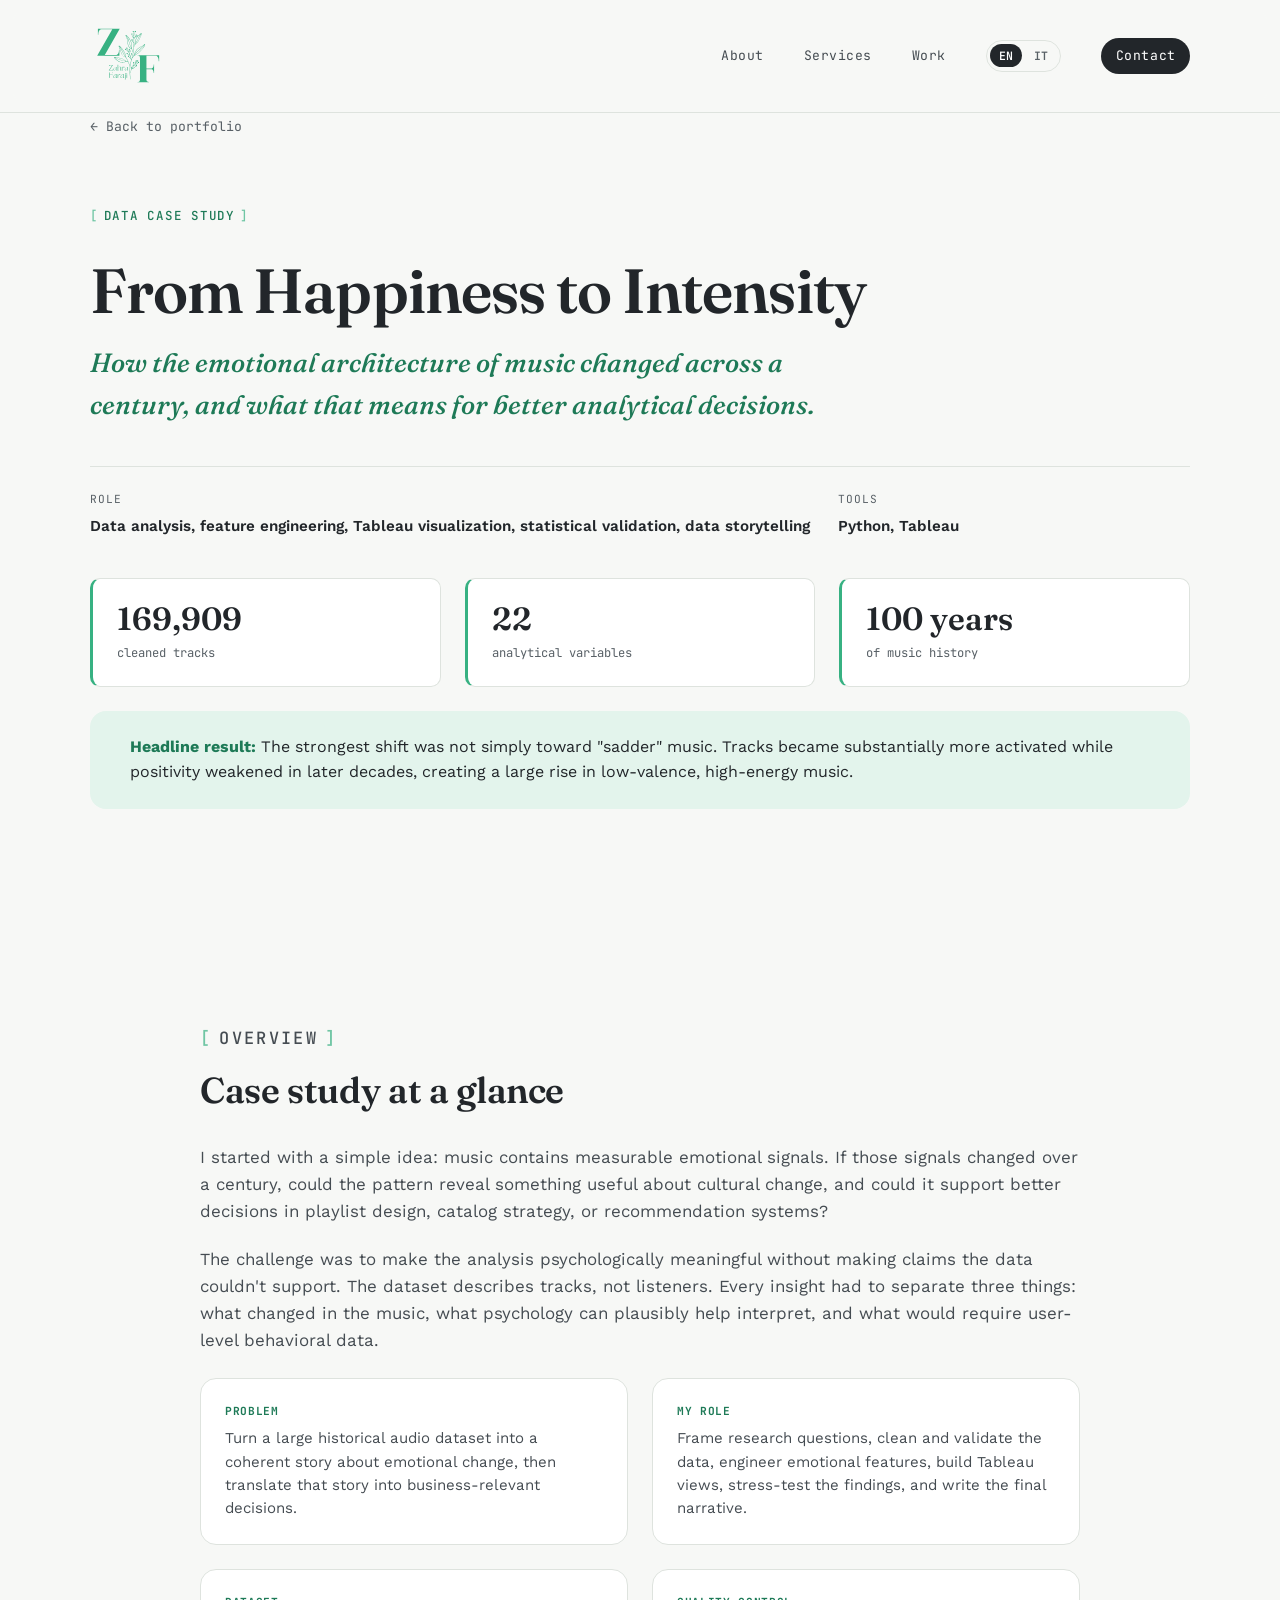
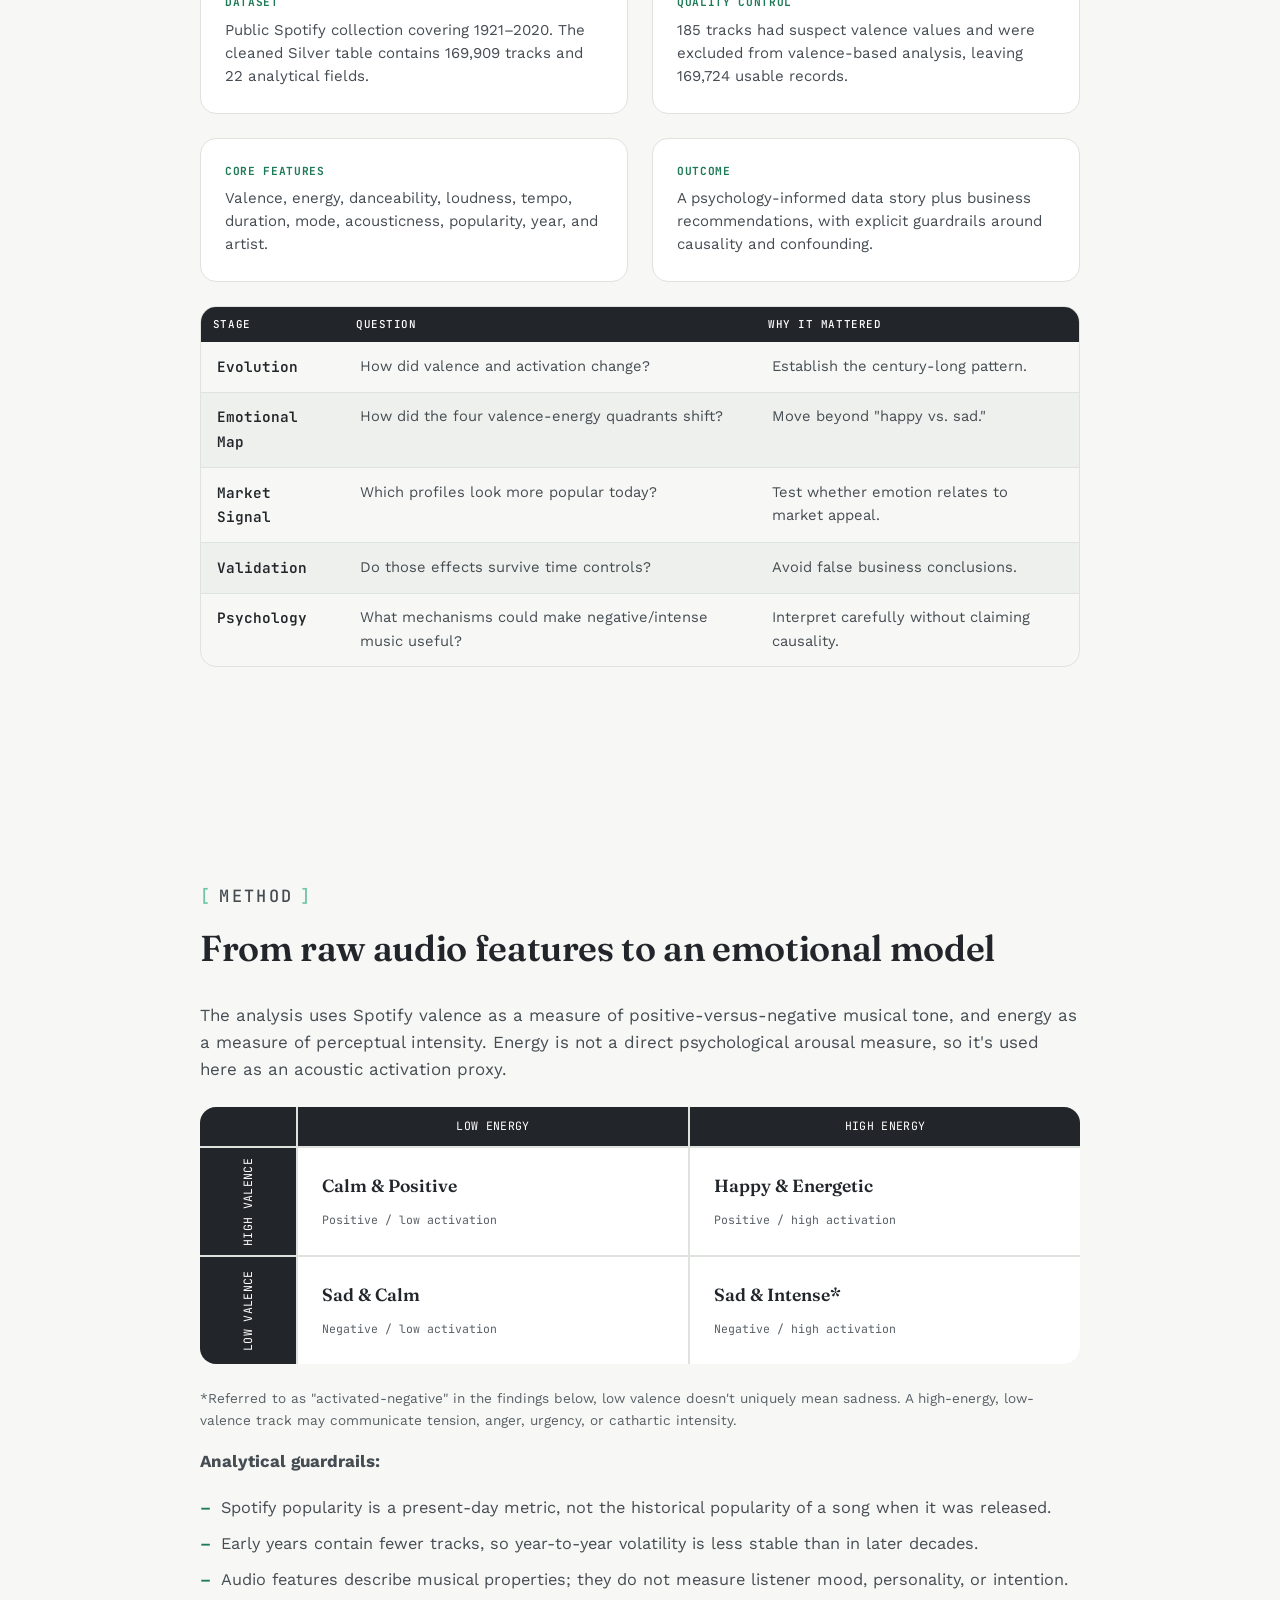
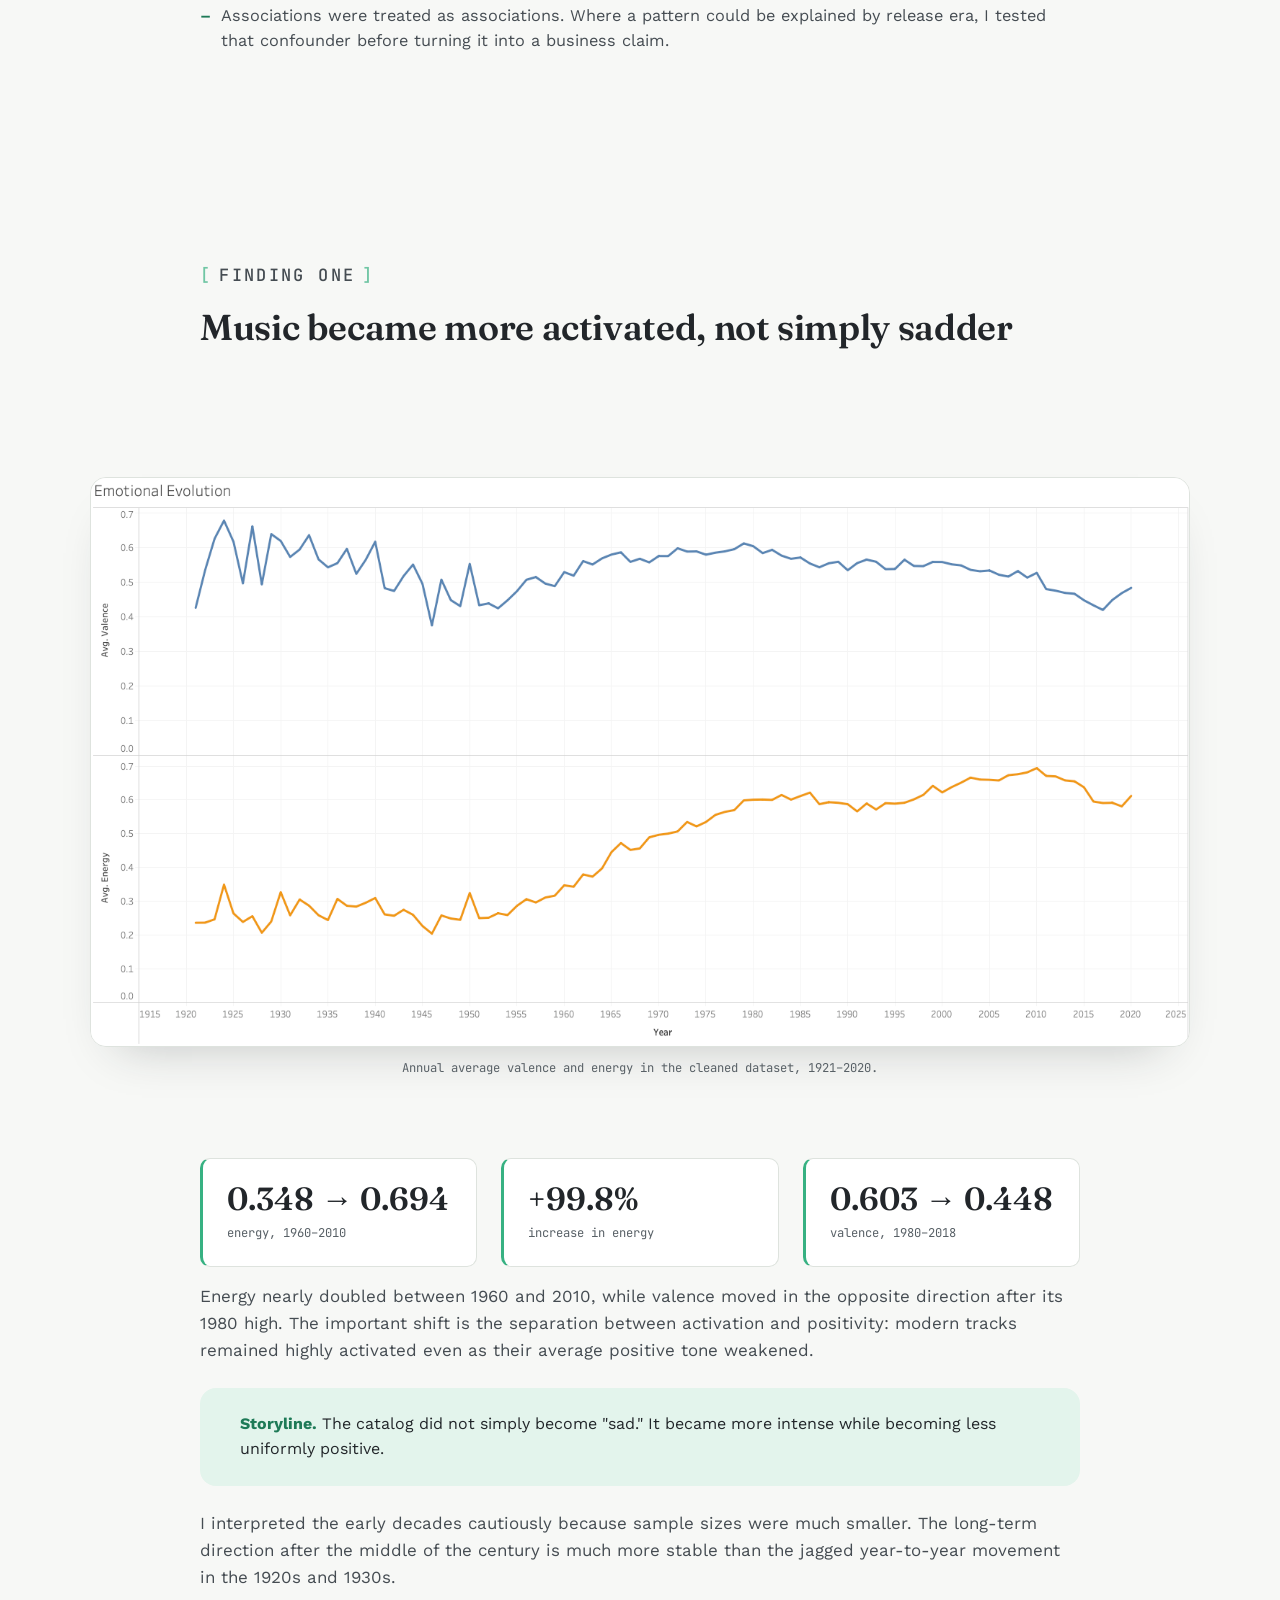
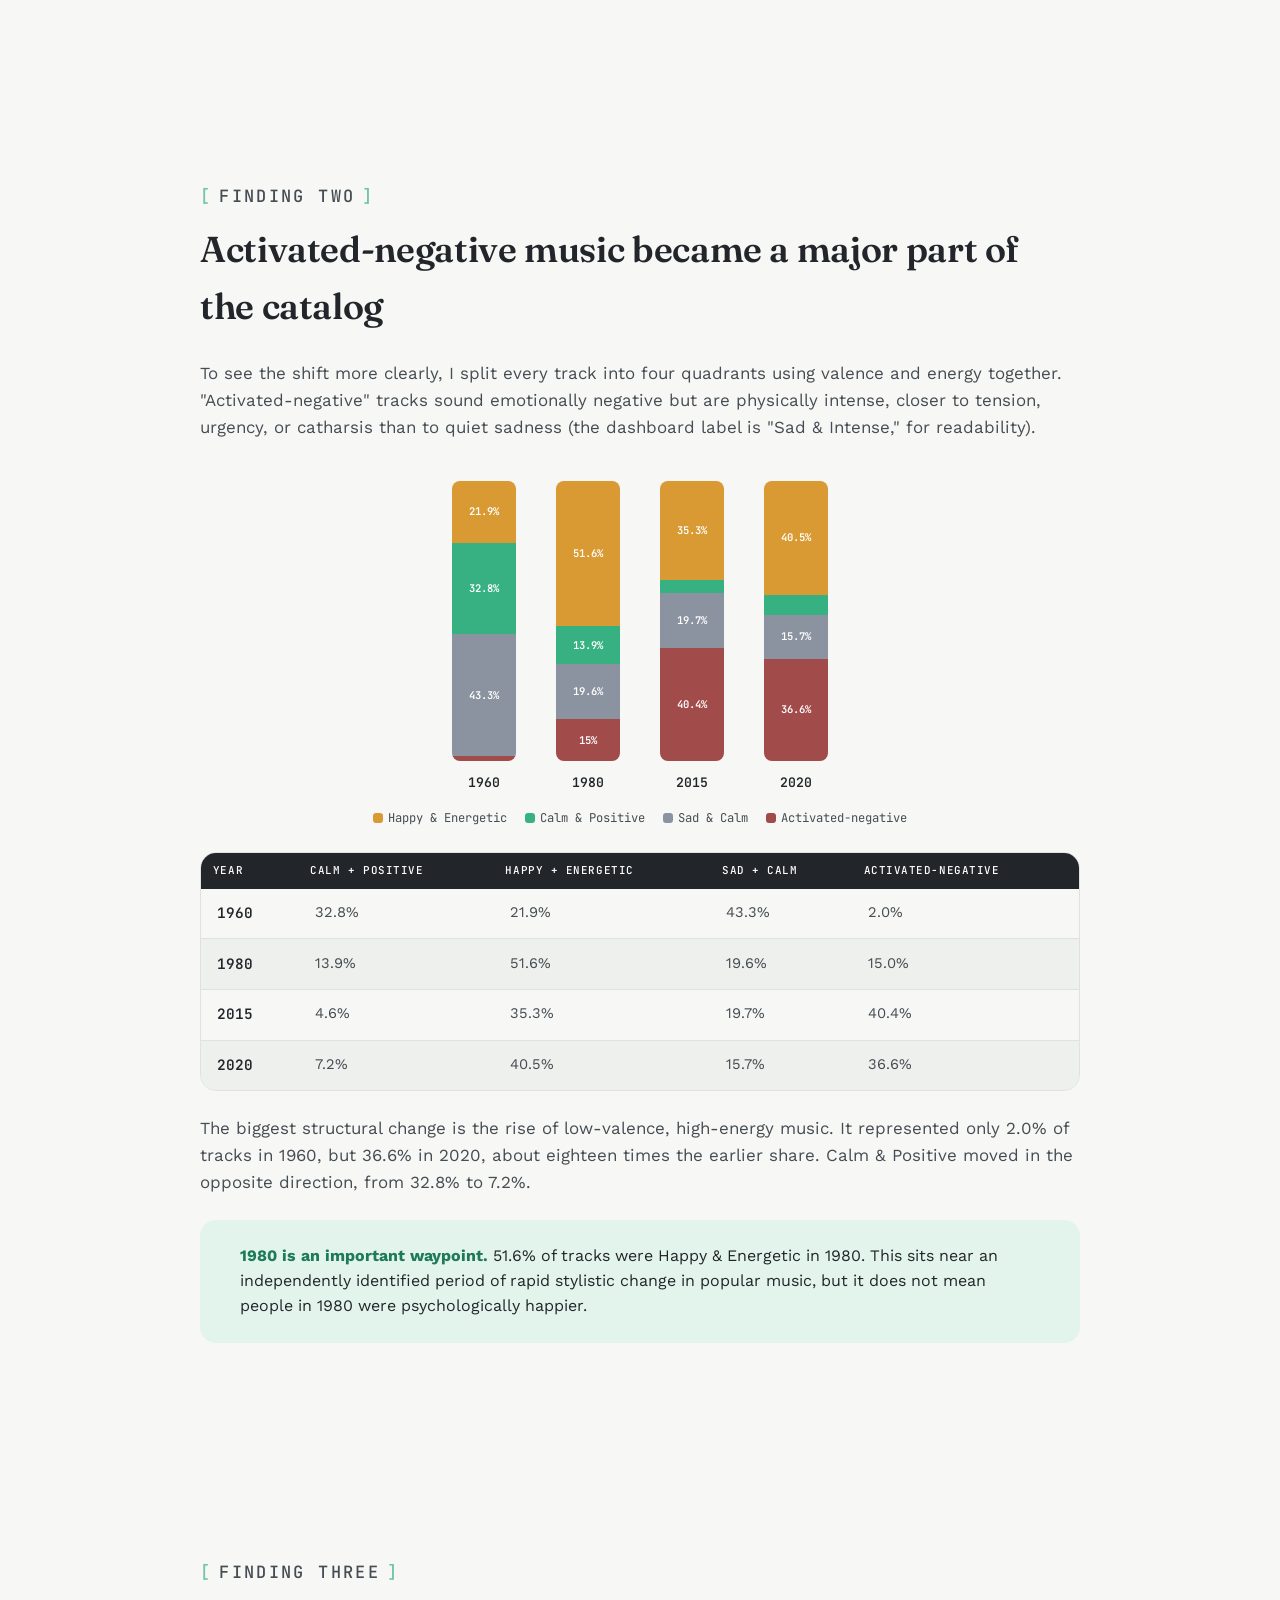
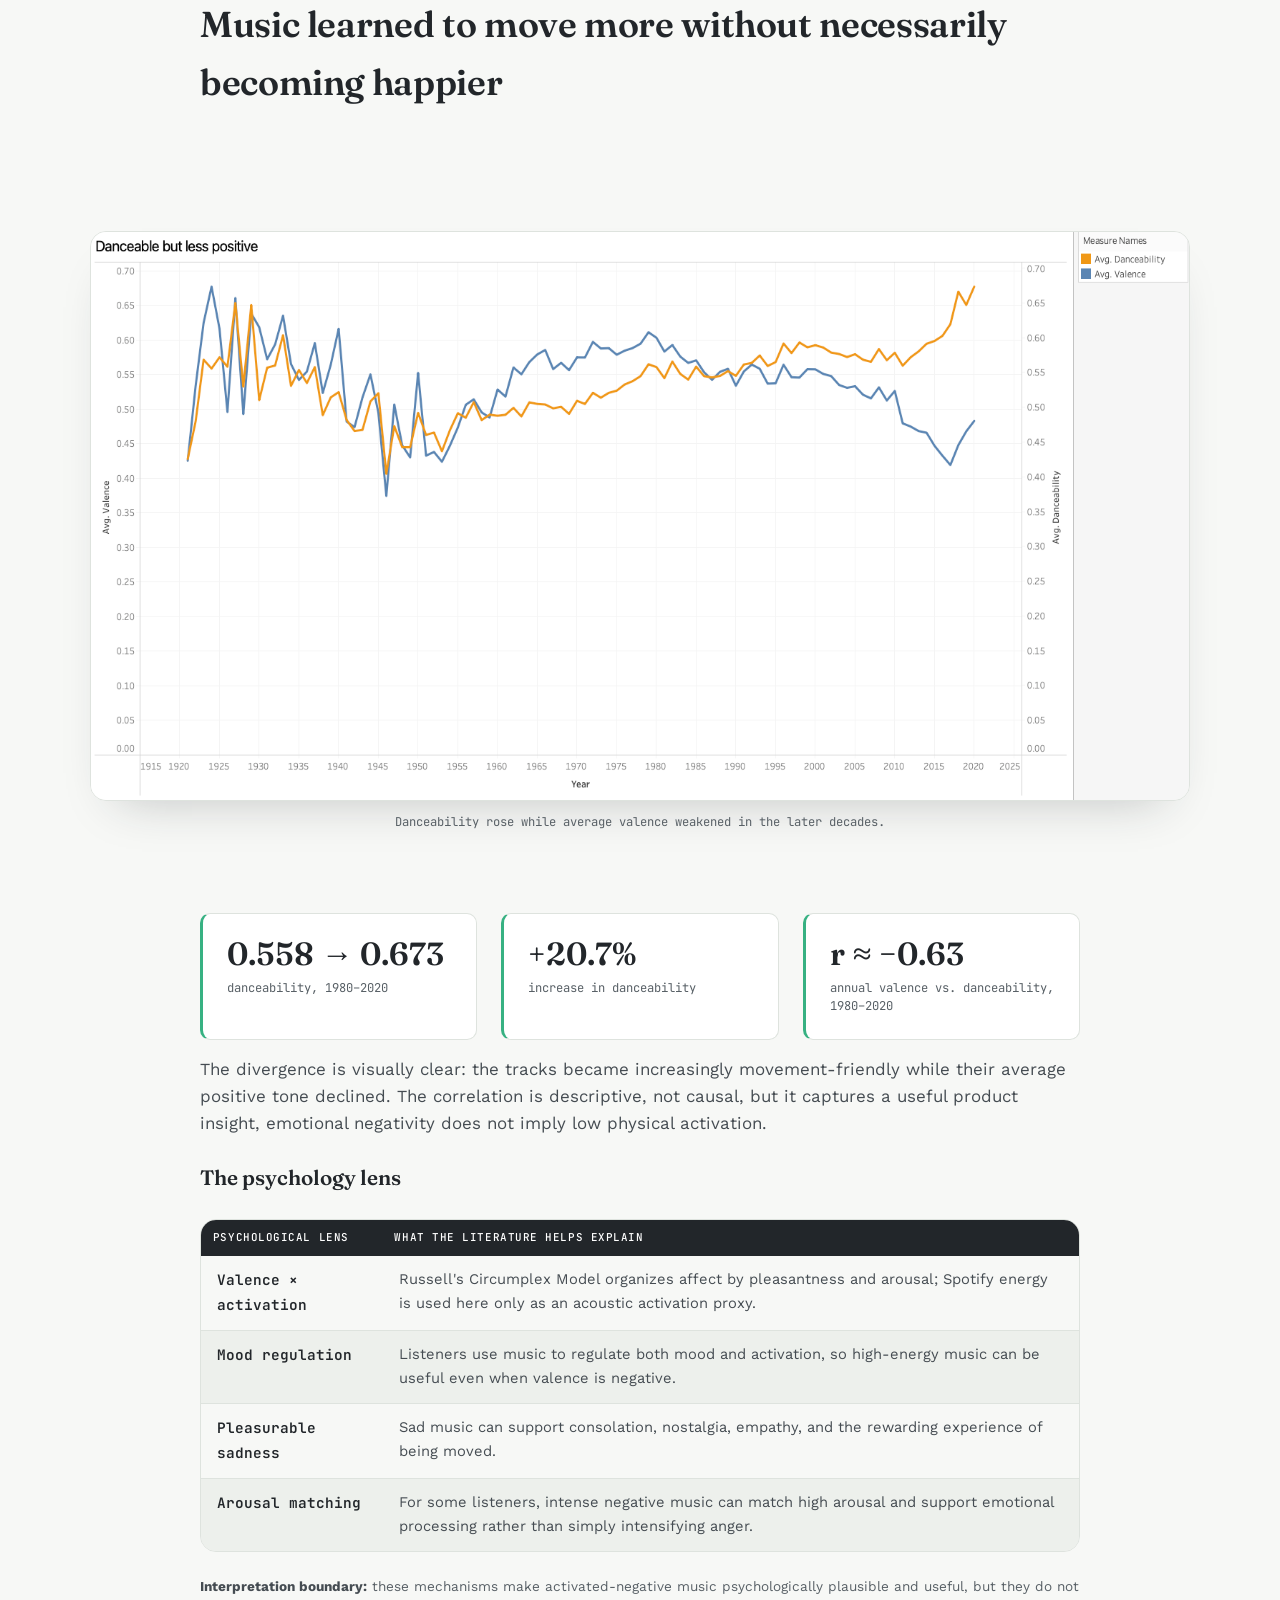
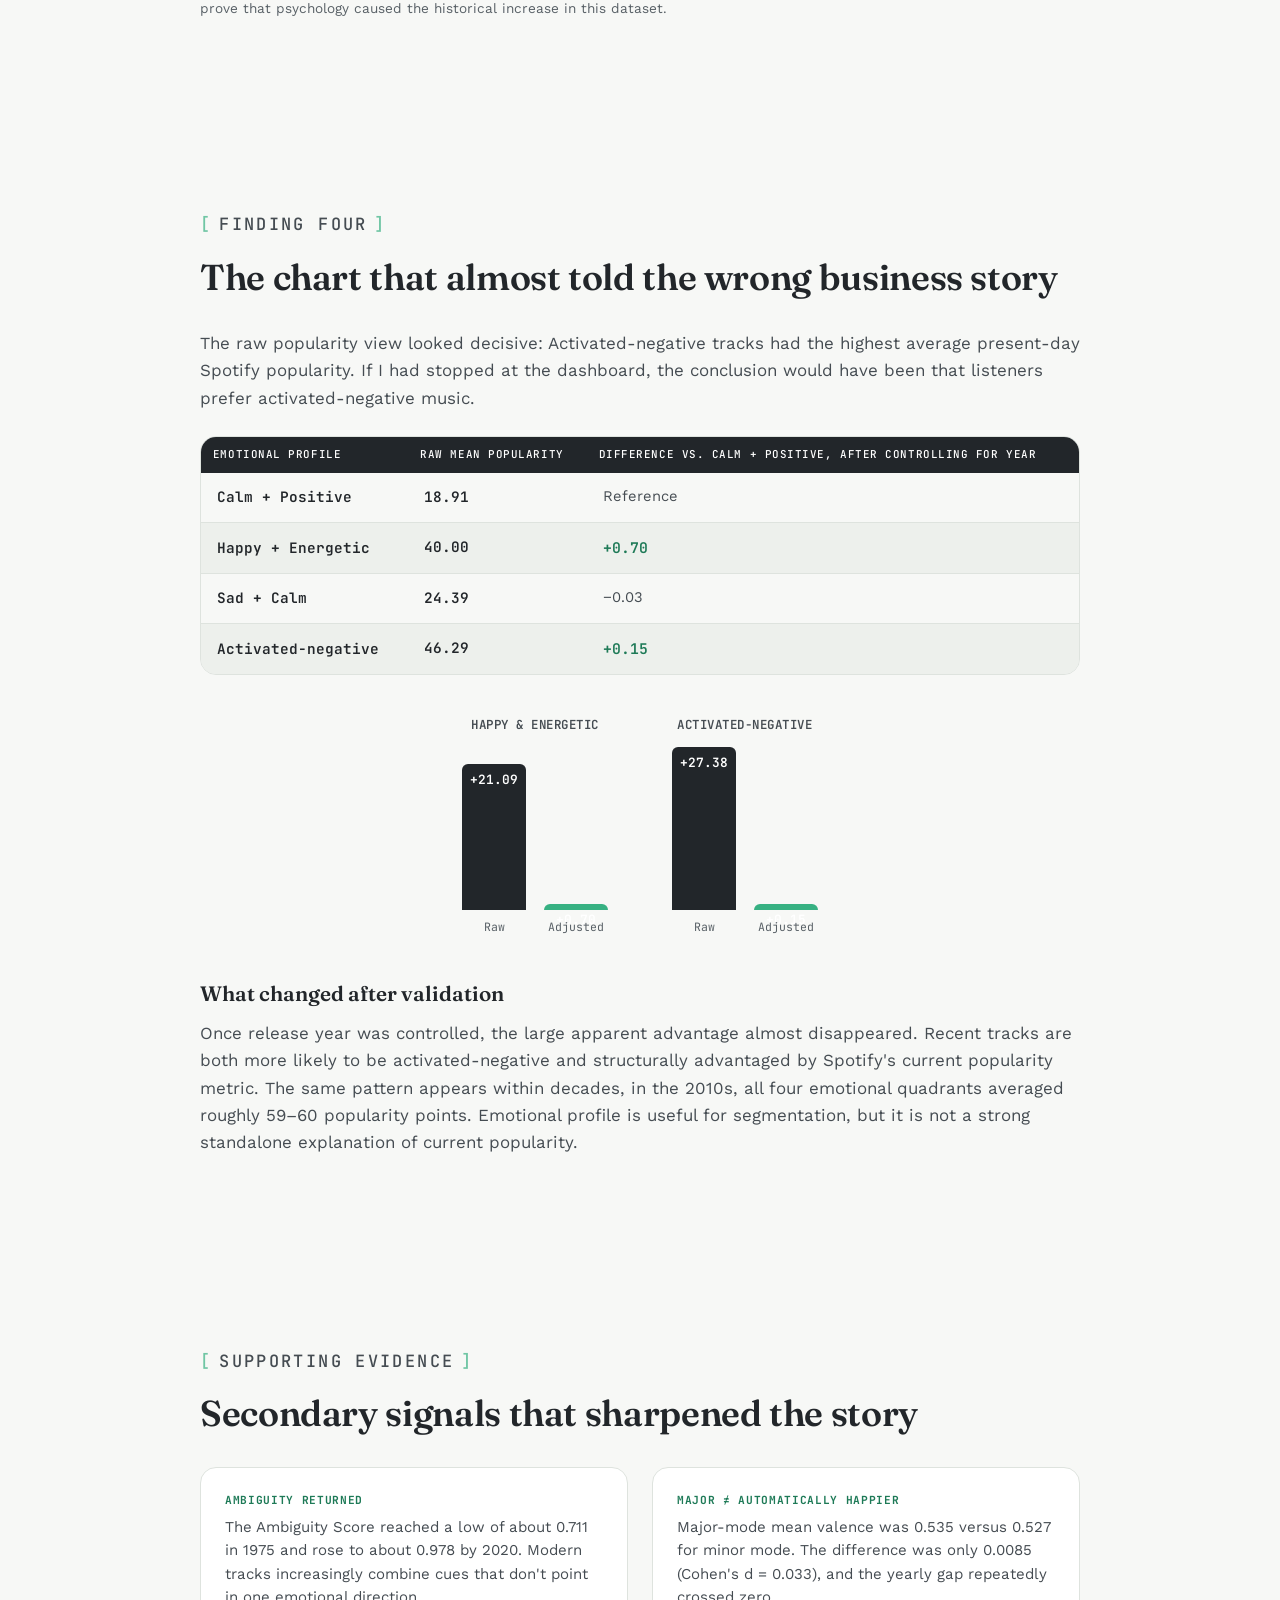
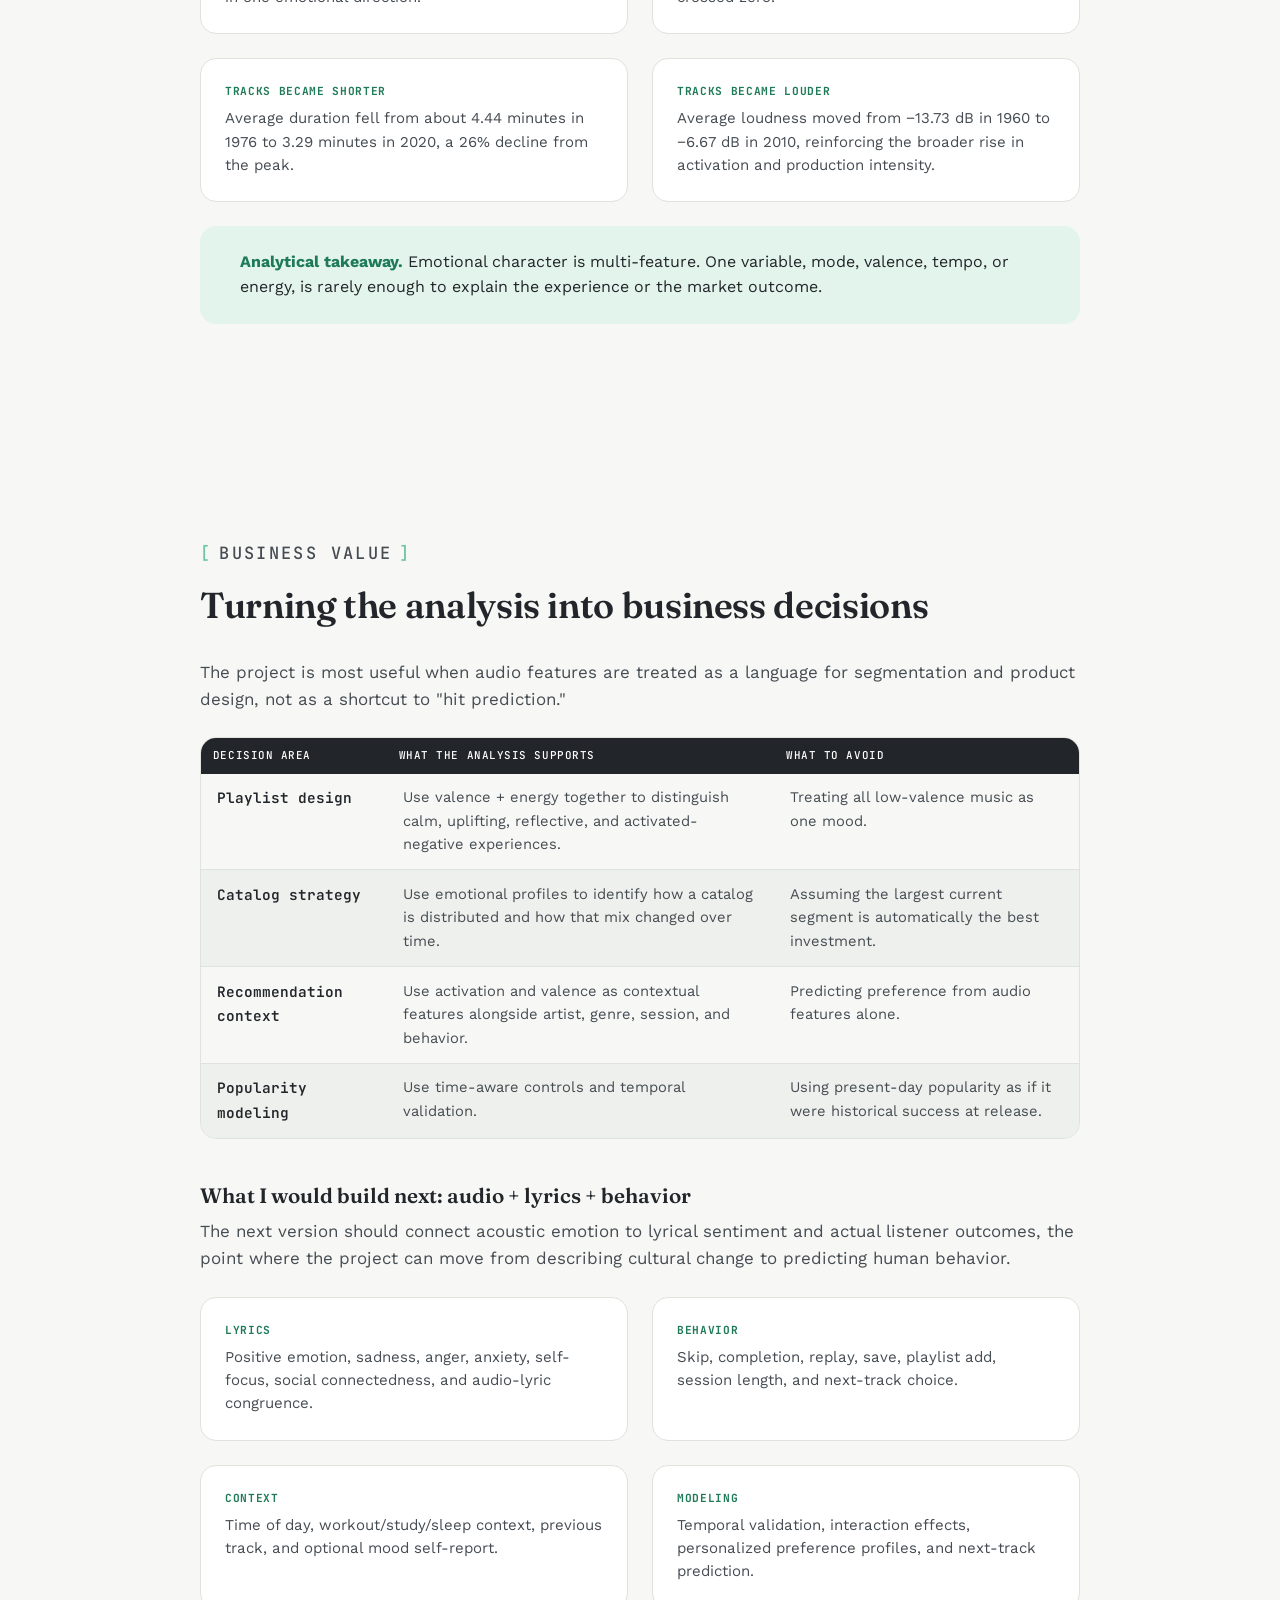
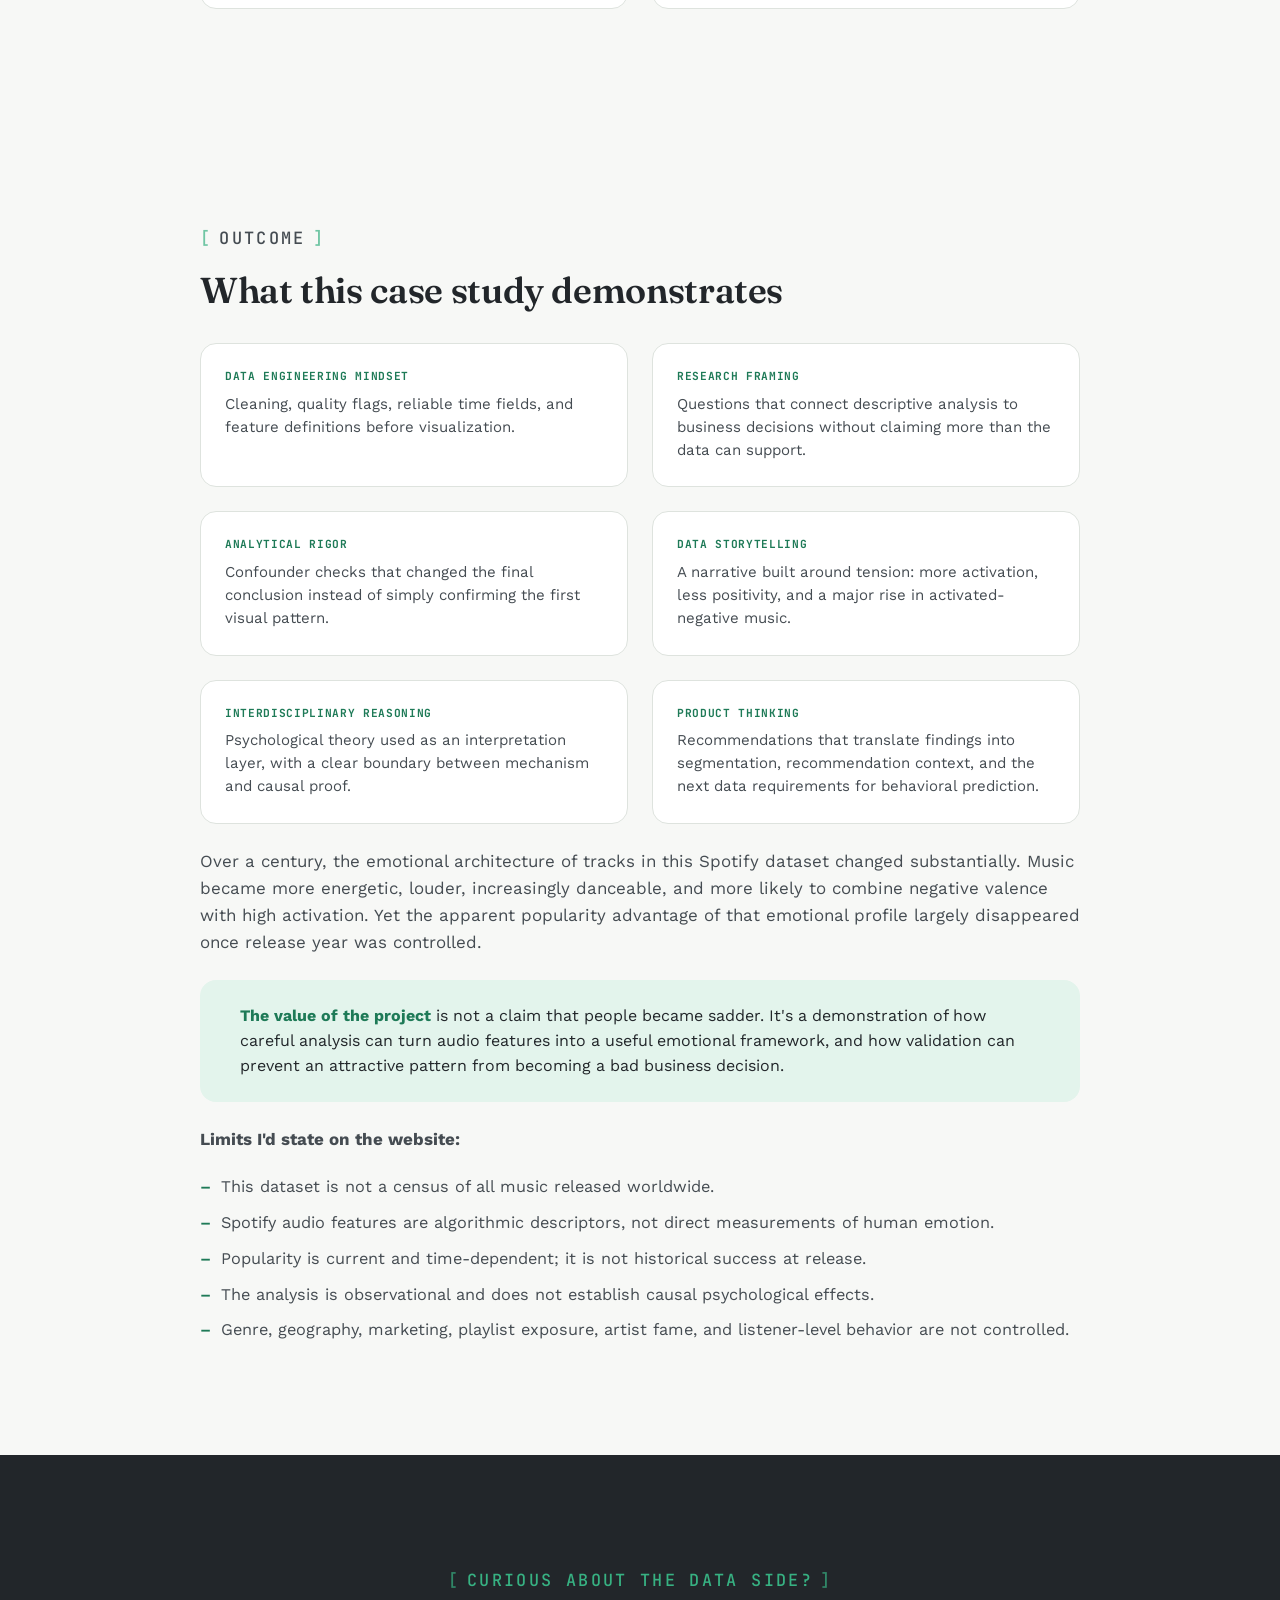
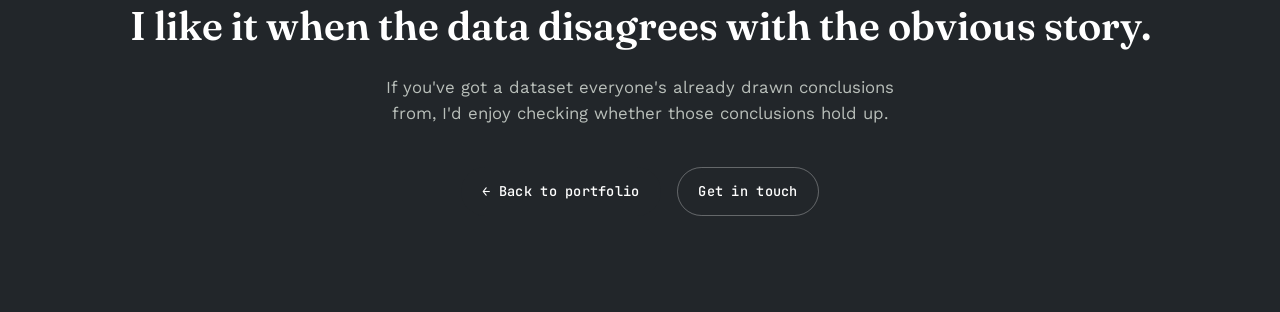
<file: spotify-case-study.html>
<!DOCTYPE html>
<html lang="en">
<head>
<meta charset="UTF-8">
<meta name="viewport" content="width=device-width, initial-scale=1.0">
<title>From Happiness to Intensity — Zahra Farajihormozi</title>
<meta name="description" content="Data case study: a century of Spotify audio features reveals how music's emotional profile changed, and why the obvious popularity story is wrong. By Zahra Farajihormozi.">
<link rel="preconnect" href="https://fonts.googleapis.com">
<link rel="preconnect" href="https://fonts.gstatic.com" crossorigin>
<link href="https://fonts.googleapis.com/css2?family=Fraunces:ital,opsz,wght@0,9..144,400;0,9..144,500;0,9..144,600;0,9..144,700;1,9..144,400;1,9..144,500&family=Work+Sans:wght@400;500;600;700&family=JetBrains+Mono:wght@400;500;600&family=Bonheur+Royale&display=swap" rel="stylesheet">
<link rel="stylesheet" href="css/style.css">
<link rel="stylesheet" href="css/case-study.css">
</head>
<body>

<header class="site-nav">
  <div class="nav-row">
    <a href="index.html" class="logo"><img src="images/personal-logo.svg" alt="Personal Logo"></a>
    <nav class="links" id="navLinks">
      <a href="index.html#about" data-lang="en">About</a>
      <a href="index.html#about" data-lang="it">Chi Sono</a>
      <a href="index.html#services" data-lang="en">Services</a>
      <a href="index.html#services" data-lang="it">Servizi</a>
      <a href="index.html#work" data-lang="en">Work</a>
      <a href="index.html#work" data-lang="it">Progetti</a>
      <div class="lang-switch" role="group" aria-label="Language / Lingua">
        <button type="button" class="lang-btn is-active" data-lang-btn="en" aria-pressed="true">EN</button>
        <button type="button" class="lang-btn" data-lang-btn="it" aria-pressed="false">IT</button>
      </div>
      <a href="index.html#contact" class="nav-cta" data-lang="en">Contact</a>
      <a href="index.html#contact" class="nav-cta" data-lang="it">Contatti</a>
    </nav>
    <button class="nav-toggle" id="navToggle" aria-label="Toggle menu" aria-expanded="false"><span></span></button>
  </div>
</header>

<main id="top">
<div class="case-wide back-row">
  <a href="index.html#work" class="back-link" data-lang="en">← Back to portfolio</a>
  <a href="index.html#work" class="back-link" data-lang="it">← Torna al portfolio</a>
</div>

<section class="case-hero">
  <div class="case-wide">
    <div data-lang="en">
      <p class="eyebrow">Data Case Study</p>
      <h1>From Happiness to Intensity</h1>
      <p class="case-dek">How the emotional architecture of music changed across a century, and what that means for better analytical decisions.</p>
      <div class="case-meta">
        <div><span>Role</span><strong>Data analysis, feature engineering, Tableau visualization, statistical validation, data storytelling</strong></div>
        <div><span>Tools</span><strong>Python, Tableau</strong></div>
      </div>
      <div class="data-stats">
        <div class="data-stat"><div class="num">169,909</div><div class="label">cleaned tracks</div></div>
        <div class="data-stat"><div class="num">22</div><div class="label">analytical variables</div></div>
        <div class="data-stat"><div class="num">100 years</div><div class="label">of music history</div></div>
      </div>
      <div class="callout">
        <strong>Headline result:</strong> The strongest shift was not simply toward "sadder" music. Tracks became substantially more activated while positivity weakened in later decades, creating a large rise in low-valence, high-energy music.
      </div>
    </div>
    <div data-lang="it">
      <p class="eyebrow">Caso di Studio sui Dati</p>
      <h1>Dalla Felicità all'Intensità</h1>
      <p class="case-dek">Come è cambiata l'architettura emotiva della musica nell'arco di un secolo, e cosa significa per decisioni analitiche migliori.</p>
      <div class="case-meta">
        <div><span>Ruolo</span><strong>Analisi Dati, feature engineering, visualizzazione Tableau, validazione statistica, data storytelling</strong></div>
        <div><span>Strumenti</span><strong>Python, Tableau</strong></div>
      </div>
      <div class="data-stats">
        <div class="data-stat"><div class="num">169.909</div><div class="label">brani puliti</div></div>
        <div class="data-stat"><div class="num">22</div><div class="label">variabili analitiche</div></div>
        <div class="data-stat"><div class="num">100 anni</div><div class="label">di storia della musica</div></div>
      </div>
      <div class="callout">
        <strong>Risultato principale:</strong> Il cambiamento più forte non è stato semplicemente verso una musica "più triste". I brani sono diventati molto più attivati mentre la positività si indeboliva nei decenni più recenti, creando una forte crescita della musica a bassa valence e alta energy.
      </div>
    </div>
  </div>
</section>
<!-- SECTION: OVERVIEW -->
<div class="case-article">
<section class="case-section" id="overview">
  <div data-lang="en">
    <p class="eyebrow">Overview</p>
    <h2>Case study at a glance</h2>
    <p>I started with a simple idea: music contains measurable emotional signals. If those signals changed over a century, could the pattern reveal something useful about cultural change, and could it support better decisions in playlist design, catalog strategy, or recommendation systems?</p>
    <p>The challenge was to make the analysis psychologically meaningful without making claims the data couldn't support. The dataset describes tracks, not listeners. Every insight had to separate three things: what changed in the music, what psychology can plausibly help interpret, and what would require user-level behavioral data.</p>
    <div class="info-grid">
      <div class="info-card"><h5>Problem</h5><p>Turn a large historical audio dataset into a coherent story about emotional change, then translate that story into business-relevant decisions.</p></div>
      <div class="info-card"><h5>My Role</h5><p>Frame research questions, clean and validate the data, engineer emotional features, build Tableau views, stress-test the findings, and write the final narrative.</p></div>
      <div class="info-card"><h5>Dataset</h5><p>Public Spotify collection covering 1921–2020. The cleaned Silver table contains 169,909 tracks and 22 analytical fields.</p></div>
      <div class="info-card"><h5>Quality Control</h5><p>185 tracks had suspect valence values and were excluded from valence-based analysis, leaving 169,724 usable records.</p></div>
      <div class="info-card"><h5>Core Features</h5><p>Valence, energy, danceability, loudness, tempo, duration, mode, acousticness, popularity, year, and artist.</p></div>
      <div class="info-card"><h5>Outcome</h5><p>A psychology-informed data story plus business recommendations, with explicit guardrails around causality and confounding.</p></div>
    </div>
    <div class="table-wrap">
      <table class="data-table">
        <thead><tr><th>Stage</th><th>Question</th><th>Why It Mattered</th></tr></thead>
        <tbody>
          <tr><td><strong>Evolution</strong></td><td>How did valence and activation change?</td><td>Establish the century-long pattern.</td></tr>
          <tr><td><strong>Emotional Map</strong></td><td>How did the four valence-energy quadrants shift?</td><td>Move beyond "happy vs. sad."</td></tr>
          <tr><td><strong>Market Signal</strong></td><td>Which profiles look more popular today?</td><td>Test whether emotion relates to market appeal.</td></tr>
          <tr><td><strong>Validation</strong></td><td>Do those effects survive time controls?</td><td>Avoid false business conclusions.</td></tr>
          <tr><td><strong>Psychology</strong></td><td>What mechanisms could make negative/intense music useful?</td><td>Interpret carefully without claiming causality.</td></tr>
        </tbody>
      </table>
    </div>
  </div>
  <div data-lang="it">
    <p class="eyebrow">Panoramica</p>
    <h2>Il caso di studio in breve</h2>
    <p>Sono partita da un'idea semplice: la musica contiene segnali emotivi misurabili. Se questi segnali fossero cambiati nell'arco di un secolo, lo schema avrebbe potuto rivelare qualcosa di utile sul cambiamento culturale, magari a supporto di decisioni migliori nella progettazione di playlist, nella strategia di catalogo o nei sistemi di raccomandazione.</p>
    <p>La sfida era rendere l'analisi psicologicamente significativa senza fare affermazioni che i dati non potessero sostenere. Il dataset descrive brani, non ascoltatori. Ogni risultato doveva quindi separare tre cose: cosa è cambiato nella musica, cosa la psicologia può plausibilmente aiutare a interpretare, e cosa richiederebbe dati comportamentali a livello di singolo utente.</p>
    <div class="info-grid">
      <div class="info-card"><h5>Problema</h5><p>Trasformare un ampio dataset audio storico in una storia coerente sul cambiamento emotivo, e tradurre quella storia in decisioni rilevanti per il business.</p></div>
      <div class="info-card"><h5>Il Mio Ruolo</h5><p>Definire le domande di ricerca, pulire e validare i dati, progettare le feature emotive, costruire le viste Tableau, mettere alla prova i risultati e scrivere la narrazione finale.</p></div>
      <div class="info-card"><h5>Dataset</h5><p>Raccolta pubblica Spotify che copre il periodo 1921–2020. La tabella Silver pulita contiene 169.909 brani e 22 campi analitici.</p></div>
      <div class="info-card"><h5>Controllo Qualità</h5><p>185 brani avevano valori di valence sospetti e sono stati esclusi dall'analisi basata sulla valence, lasciando 169.724 record utilizzabili.</p></div>
      <div class="info-card"><h5>Feature Principali</h5><p>Valence, energy, danceability, loudness, tempo, durata, mode, acousticness, popolarità, anno e artista.</p></div>
      <div class="info-card"><h5>Risultato</h5><p>Una storia sui dati informata dalla psicologia, insieme a raccomandazioni di business, con avvertenze esplicite su causalità e variabili confondenti.</p></div>
    </div>
    <div class="table-wrap">
      <table class="data-table">
        <thead><tr><th>Fase</th><th>Domanda</th><th>Perché Contava</th></tr></thead>
        <tbody>
          <tr><td><strong>Evoluzione</strong></td><td>Come sono cambiate valence e attivazione?</td><td>Stabilire lo schema di lungo periodo.</td></tr>
          <tr><td><strong>Mappa Emotiva</strong></td><td>Come sono cambiati i quattro quadranti valence-energy?</td><td>Andare oltre "felice vs triste".</td></tr>
          <tr><td><strong>Segnale di Mercato</strong></td><td>Quali profili sembrano più popolari oggi?</td><td>Verificare se l'emozione è legata al successo di mercato.</td></tr>
          <tr><td><strong>Validazione</strong></td><td>Questi effetti resistono al controllo del tempo?</td><td>Evitare conclusioni di business sbagliate.</td></tr>
          <tr><td><strong>Psicologia</strong></td><td>Quali meccanismi potrebbero rendere utile la musica negativa/intensa?</td><td>Interpretare con cautela senza rivendicare causalità.</td></tr>
        </tbody>
      </table>
    </div>
  </div>
</section>
</div>

<!-- SECTION: METHOD -->
<div class="case-article">
<section class="case-section" id="method">
  <div data-lang="en">
    <p class="eyebrow">Method</p>
    <h2>From raw audio features to an emotional model</h2>
    <p>The analysis uses Spotify valence as a measure of positive-versus-negative musical tone, and energy as a measure of perceptual intensity. Energy is not a direct psychological arousal measure, so it's used here as an acoustic activation proxy.</p>
    <div class="quad-framework" role="img" aria-label="Two by two framework: valence versus energy, with four quadrants Calm and Positive, Happy and Energetic, Sad and Calm, and Sad and Intense">
      <div class="qf-corner"></div>
      <div class="qf-axis-top">LOW ENERGY</div>
      <div class="qf-axis-top">HIGH ENERGY</div>
      <div class="qf-axis-left">HIGH VALENCE</div>
      <div class="qf-cell"><h5>Calm &amp; Positive</h5><span>Positive / low activation</span></div>
      <div class="qf-cell"><h5>Happy &amp; Energetic</h5><span>Positive / high activation</span></div>
      <div class="qf-axis-left">LOW VALENCE</div>
      <div class="qf-cell"><h5>Sad &amp; Calm</h5><span>Negative / low activation</span></div>
      <div class="qf-cell"><h5>Sad &amp; Intense*</h5><span>Negative / high activation</span></div>
    </div>
    <p style="font-size:.85rem;color:var(--slate);max-width:100%;">*Referred to as "activated-negative" in the findings below, low valence doesn't uniquely mean sadness. A high-energy, low-valence track may communicate tension, anger, urgency, or cathartic intensity.</p>
    <p><strong>Analytical guardrails:</strong></p>
    <ul class="plain-list">
      <li>Spotify popularity is a present-day metric, not the historical popularity of a song when it was released.</li>
      <li>Early years contain fewer tracks, so year-to-year volatility is less stable than in later decades.</li>
      <li>Audio features describe musical properties; they do not measure listener mood, personality, or intention.</li>
      <li>Associations were treated as associations. Where a pattern could be explained by release era, I tested that confounder before turning it into a business claim.</li>
    </ul>
  </div>
  <div data-lang="it">
    <p class="eyebrow">Metodo</p>
    <h2>Dalle audio feature grezze a un modello emotivo</h2>
    <p>L'analisi usa la valence di Spotify come misura del tono musicale positivo o negativo, e l'energy come misura dell'intensità percettiva. Energy non è una misura psicologica diretta dell'arousal, quindi viene usata qui come proxy acustico di attivazione.</p>
    <div class="quad-framework" role="img" aria-label="Schema 2x2: valence contro energy, con quattro quadranti Calm and Positive, Happy and Energetic, Sad and Calm, e Sad and Intense">
      <div class="qf-corner"></div>
      <div class="qf-axis-top">ENERGY BASSA</div>
      <div class="qf-axis-top">ENERGY ALTA</div>
      <div class="qf-axis-left">VALENCE ALTA</div>
      <div class="qf-cell"><h5>Calm &amp; Positive</h5><span>Positiva / bassa attivazione</span></div>
      <div class="qf-cell"><h5>Happy &amp; Energetic</h5><span>Positiva / alta attivazione</span></div>
      <div class="qf-axis-left">VALENCE BASSA</div>
      <div class="qf-cell"><h5>Sad &amp; Calm</h5><span>Negativa / bassa attivazione</span></div>
      <div class="qf-cell"><h5>Sad &amp; Intense*</h5><span>Negativa / alta attivazione</span></div>
    </div>
    <p style="font-size:.85rem;color:var(--slate);max-width:100%;">*Chiamato "activated-negative" nei risultati più avanti, una valence bassa non significa necessariamente tristezza. Un brano ad alta energy e bassa valence può comunicare tensione, rabbia, urgenza o intensità catartica.</p>
    <p><strong>Linee guida analitiche:</strong></p>
    <ul class="plain-list">
      <li>La popolarità Spotify è una metrica attuale, non la popolarità storica di un brano al momento della sua uscita.</li>
      <li>I primi anni contengono meno brani, quindi la volatilità anno su anno è meno stabile rispetto ai decenni successivi.</li>
      <li>Le audio feature descrivono proprietà musicali; non misurano l'umore, la personalità o le intenzioni dell'ascoltatore.</li>
      <li>Le associazioni sono state trattate come associazioni. Dove uno schema poteva essere spiegato dall'epoca di uscita, ho testato quella variabile confondente prima di trasformarlo in un'affermazione di business.</li>
    </ul>
  </div>
</section>
</div>

<!-- SECTION: FINDING1 -->
<div class="case-article">
<section class="case-section" id="finding1">
  <div data-lang="en">
    <p class="eyebrow">Finding One</p>
    <h2>Music became more activated, not simply sadder</h2>
  </div>
  <div data-lang="it">
    <p class="eyebrow">Prima Scoperta</p>
    <h2>La musica è diventata più attivata, non semplicemente più triste</h2>
  </div>
</section>
</div>

<div class="case-wide">
  <figure class="case-figure">
    <img src="images/case-study-spotify/emotional-evaluation.png" alt="Line chart of average valence and energy by year, 1921-2020" width="1200" height="570" loading="lazy">
    <figcaption data-lang="en">Annual average valence and energy in the cleaned dataset, 1921–2020.</figcaption>
    <figcaption data-lang="it">Valence ed energy medie annuali nel dataset pulito, 1921–2020.</figcaption>
  </figure>
</div>

<div class="case-article">
<section class="case-section" style="border-top:none;padding-top:var(--sp-4);">
  <div data-lang="en">
    <div class="data-stats">
      <div class="data-stat"><div class="num">0.348 → 0.694</div><div class="label">energy, 1960–2010</div></div>
      <div class="data-stat"><div class="num">+99.8%</div><div class="label">increase in energy</div></div>
      <div class="data-stat"><div class="num">0.603 → 0.448</div><div class="label">valence, 1980–2018</div></div>
    </div>
    <p>Energy nearly doubled between 1960 and 2010, while valence moved in the opposite direction after its 1980 high. The important shift is the separation between activation and positivity: modern tracks remained highly activated even as their average positive tone weakened.</p>
    <div class="callout"><strong>Storyline.</strong> The catalog did not simply become "sad." It became more intense while becoming less uniformly positive.</div>
    <p>I interpreted the early decades cautiously because sample sizes were much smaller. The long-term direction after the middle of the century is much more stable than the jagged year-to-year movement in the 1920s and 1930s.</p>
  </div>
  <div data-lang="it">
    <div class="data-stats">
      <div class="data-stat"><div class="num">0,348 → 0,694</div><div class="label">energy, 1960–2010</div></div>
      <div class="data-stat"><div class="num">+99,8%</div><div class="label">aumento dell'energy</div></div>
      <div class="data-stat"><div class="num">0,603 → 0,448</div><div class="label">valence, 1980–2018</div></div>
    </div>
    <p>L'energy è quasi raddoppiata tra il 1960 e il 2010, mentre la valence si è mossa nella direzione opposta dopo il suo picco del 1980. Il cambiamento importante è la separazione tra attivazione e positività: i brani moderni sono rimasti molto attivati anche mentre il loro tono positivo medio si indeboliva.</p>
    <div class="callout"><strong>Storyline.</strong> Il catalogo non è semplicemente diventato "triste". È diventato più intenso, diventando allo stesso tempo meno uniformemente positivo.</div>
    <p>Ho interpretato i primi decenni con cautela perché i campioni erano molto più piccoli. La direzione di lungo periodo dopo la metà del secolo è molto più stabile del movimento irregolare anno su anno degli anni '20 e '30.</p>
  </div>
</section>
</div>
<!-- SECTION: FINDING2 -->
<div class="case-article"> 
<section class="case-section" id="finding2">
  <div data-lang="en">
    <p class="eyebrow">Finding Two</p>
    <h2>Activated-negative music became a major part of the catalog</h2>
    <p>To see the shift more clearly, I split every track into four quadrants using valence and energy together. "Activated-negative" tracks sound emotionally negative but are physically intense, closer to tension, urgency, or catharsis than to quiet sadness (the dashboard label is "Sad &amp; Intense," for readability).</p>
  </div>
  <div data-lang="it">
    <p class="eyebrow">Seconda Scoperta</p>
    <h2>La musica activated-negative è diventata una parte importante del catalogo</h2>
    <p>Per vedere il cambiamento più chiaramente, ho diviso ogni brano in quattro quadranti combinando valence ed energy. I brani "activated-negative" suonano emotivamente negativi ma sono fisicamente intensi, più vicini a tensione, urgenza o catarsi che a una tristezza silenziosa (l'etichetta sulla dashboard è "Sad &amp; Intense", per leggibilità).</p>
  </div>

  <div class="quad-chart" role="img" aria-label="Stacked bar chart showing the four emotional quadrants' share of tracks in 1960, 1980, 2015, and 2020">
    <div class="quad-col">
      <div class="quad-bar">
        <div class="quad-seg happy" style="height:21.9%">21.9%</div>
        <div class="quad-seg calm" style="height:32.8%">32.8%</div>
        <div class="quad-seg sadcalm" style="height:43.3%">43.3%</div>
        <div class="quad-seg sadintense" style="height:2.0%"></div>
      </div>
      <span class="quad-year">1960</span>
    </div>
    <div class="quad-col">
      <div class="quad-bar">
        <div class="quad-seg happy" style="height:51.6%">51.6%</div>
        <div class="quad-seg calm" style="height:13.9%">13.9%</div>
        <div class="quad-seg sadcalm" style="height:19.6%">19.6%</div>
        <div class="quad-seg sadintense" style="height:15.0%">15%</div>
      </div>
      <span class="quad-year">1980</span>
    </div>
    <div class="quad-col">
      <div class="quad-bar">
        <div class="quad-seg happy" style="height:35.3%">35.3%</div>
        <div class="quad-seg calm" style="height:4.6%"></div>
        <div class="quad-seg sadcalm" style="height:19.7%">19.7%</div>
        <div class="quad-seg sadintense" style="height:40.4%">40.4%</div>
      </div>
      <span class="quad-year">2015</span>
    </div>
    <div class="quad-col">
      <div class="quad-bar">
        <div class="quad-seg happy" style="height:40.5%">40.5%</div>
        <div class="quad-seg calm" style="height:7.2%"></div>
        <div class="quad-seg sadcalm" style="height:15.7%">15.7%</div>
        <div class="quad-seg sadintense" style="height:36.6%">36.6%</div>
      </div>
      <span class="quad-year">2020</span>
    </div>
  </div>
  <div class="quad-legend" aria-hidden="true">
    <span><i class="happy"></i>Happy &amp; Energetic</span>
    <span><i class="calm"></i>Calm &amp; Positive</span>
    <span><i class="sadcalm"></i>Sad &amp; Calm</span>
    <span><i class="sadintense"></i>Activated-negative</span>
  </div>

  <div data-lang="en">
    <div class="table-wrap">
      <table class="data-table">
        <thead><tr><th>Year</th><th>Calm + Positive</th><th>Happy + Energetic</th><th>Sad + Calm</th><th>Activated-negative</th></tr></thead>
        <tbody>
          <tr><td><strong>1960</strong></td><td>32.8%</td><td>21.9%</td><td>43.3%</td><td>2.0%</td></tr>
          <tr><td><strong>1980</strong></td><td>13.9%</td><td>51.6%</td><td>19.6%</td><td>15.0%</td></tr>
          <tr><td><strong>2015</strong></td><td>4.6%</td><td>35.3%</td><td>19.7%</td><td>40.4%</td></tr>
          <tr><td><strong>2020</strong></td><td>7.2%</td><td>40.5%</td><td>15.7%</td><td>36.6%</td></tr>
        </tbody>
      </table>
    </div>
    <p>The biggest structural change is the rise of low-valence, high-energy music. It represented only 2.0% of tracks in 1960, but 36.6% in 2020, about eighteen times the earlier share. Calm &amp; Positive moved in the opposite direction, from 32.8% to 7.2%.</p>
    <div class="callout"><strong>1980 is an important waypoint.</strong> 51.6% of tracks were Happy &amp; Energetic in 1980. This sits near an independently identified period of rapid stylistic change in popular music, but it does not mean people in 1980 were psychologically happier.</div>
  </div>
  <div data-lang="it">
    <div class="table-wrap">
      <table class="data-table">
        <thead><tr><th>Anno</th><th>Calm + Positive</th><th>Happy + Energetic</th><th>Sad + Calm</th><th>Activated-negative</th></tr></thead>
        <tbody>
          <tr><td><strong>1960</strong></td><td>32,8%</td><td>21,9%</td><td>43,3%</td><td>2,0%</td></tr>
          <tr><td><strong>1980</strong></td><td>13,9%</td><td>51,6%</td><td>19,6%</td><td>15,0%</td></tr>
          <tr><td><strong>2015</strong></td><td>4,6%</td><td>35,3%</td><td>19,7%</td><td>40,4%</td></tr>
          <tr><td><strong>2020</strong></td><td>7,2%</td><td>40,5%</td><td>15,7%</td><td>36,6%</td></tr>
        </tbody>
      </table>
    </div>
    <p>Il cambiamento strutturale più grande è la crescita della musica a bassa valence e alta energy. Rappresentava solo il 2,0% dei brani nel 1960, ma il 36,6% nel 2020, circa diciotto volte la quota precedente. Calm &amp; Positive si è mossa nella direzione opposta, dal 32,8% al 7,2%.</p>
    <div class="callout"><strong>Il 1980 è un punto di passaggio importante.</strong> Il 51,6% dei brani era Happy &amp; Energetic nel 1980. Questo si colloca vicino a un periodo di rapido cambiamento stilistico nella musica popolare identificato in modo indipendente, ma non significa che le persone nel 1980 fossero psicologicamente più felici.</div>
  </div>
</section>
</div>
<!-- SECTION: FINDING3 -->
<div class="case-article">
<section class="case-section" id="finding3">
  <div data-lang="en">
    <p class="eyebrow">Finding Three</p>
    <h2>Music learned to move more without necessarily becoming happier</h2>
  </div>
  <div data-lang="it">
    <p class="eyebrow">Terza Scoperta</p>
    <h2>La musica ha imparato a muoversi di più senza diventare necessariamente più felice</h2>
  </div>
</section>
</div>

<div class="case-wide">
  <figure class="case-figure">
    <img src="images/case-study-spotify/danceability.png" alt="Line chart of average valence and danceability by year, 1921-2020" width="1200" height="570" loading="lazy">
    <figcaption data-lang="en">Danceability rose while average valence weakened in the later decades.</figcaption>
    <figcaption data-lang="it">La danceability è aumentata mentre la valence media si è indebolita nei decenni più recenti.</figcaption>
  </figure>
</div>

<div class="case-article">
<section class="case-section" style="border-top:none;padding-top:var(--sp-4);">
  <div data-lang="en">
    <div class="data-stats">
      <div class="data-stat"><div class="num">0.558 → 0.673</div><div class="label">danceability, 1980–2020</div></div>
      <div class="data-stat"><div class="num">+20.7%</div><div class="label">increase in danceability</div></div>
      <div class="data-stat"><div class="num">r ≈ −0.63</div><div class="label">annual valence vs. danceability, 1980–2020</div></div>
    </div>
    <p>The divergence is visually clear: the tracks became increasingly movement-friendly while their average positive tone declined. The correlation is descriptive, not causal, but it captures a useful product insight, emotional negativity does not imply low physical activation.</p>
    <h3 style="font-family:var(--font-display);font-size:1.3rem;margin:var(--sp-3) 0 .6em;">The psychology lens</h3>
    <div class="table-wrap">
      <table class="data-table">
        <thead><tr><th>Psychological Lens</th><th>What the Literature Helps Explain</th></tr></thead>
        <tbody>
          <tr><td><strong>Valence × activation</strong></td><td>Russell's Circumplex Model organizes affect by pleasantness and arousal; Spotify energy is used here only as an acoustic activation proxy.</td></tr>
          <tr><td><strong>Mood regulation</strong></td><td>Listeners use music to regulate both mood and activation, so high-energy music can be useful even when valence is negative.</td></tr>
          <tr><td><strong>Pleasurable sadness</strong></td><td>Sad music can support consolation, nostalgia, empathy, and the rewarding experience of being moved.</td></tr>
          <tr><td><strong>Arousal matching</strong></td><td>For some listeners, intense negative music can match high arousal and support emotional processing rather than simply intensifying anger.</td></tr>
        </tbody>
      </table>
    </div>
    <p style="font-size:.85rem;color:var(--slate);"><strong style="color:var(--ink-soft);">Interpretation boundary:</strong> these mechanisms make activated-negative music psychologically plausible and useful, but they do not prove that psychology caused the historical increase in this dataset.</p>
  </div>
  <div data-lang="it">
    <div class="data-stats">
      <div class="data-stat"><div class="num">0,558 → 0,673</div><div class="label">danceability, 1980–2020</div></div>
      <div class="data-stat"><div class="num">+20,7%</div><div class="label">aumento della danceability</div></div>
      <div class="data-stat"><div class="num">r ≈ −0,63</div><div class="label">valence vs. danceability annuale, 1980–2020</div></div>
    </div>
    <p>La divergenza è visivamente chiara: i brani sono diventati sempre più adatti al movimento mentre il loro tono positivo medio calava. La correlazione è descrittiva, non causale, ma coglie un'intuizione di prodotto utile, la negatività emotiva non implica una bassa attivazione fisica.</p>
    <h3 style="font-family:var(--font-display);font-size:1.3rem;margin:var(--sp-3) 0 .6em;">La lente psicologica</h3>
    <div class="table-wrap">
      <table class="data-table">
        <thead><tr><th>Lente Psicologica</th><th>Cosa Aiuta a Spiegare la Letteratura</th></tr></thead>
        <tbody>
          <tr><td><strong>Valence × attivazione</strong></td><td>Il Circumplex Model di Russell organizza l'affetto secondo piacevolezza e arousal; l'energy di Spotify è usata qui solo come proxy acustico di attivazione.</td></tr>
          <tr><td><strong>Regolazione dell'umore</strong></td><td>Gli ascoltatori usano la musica per regolare sia l'umore che l'attivazione, quindi la musica ad alta energy può essere utile anche quando la valence è negativa.</td></tr>
          <tr><td><strong>Tristezza piacevole</strong></td><td>La musica triste può favorire consolazione, nostalgia, empatia e la gratificante esperienza di "essere commossi".</td></tr>
          <tr><td><strong>Arousal matching</strong></td><td>Per alcuni ascoltatori, la musica negativa intensa può corrispondere a un arousal elevato e supportare l'elaborazione emotiva invece di intensificare semplicemente la rabbia.</td></tr>
        </tbody>
      </table>
    </div>
    <p style="font-size:.85rem;color:var(--slate);"><strong style="color:var(--ink-soft);">Confine interpretativo:</strong> questi meccanismi rendono la musica activated-negative psicologicamente plausibile e utile, ma non dimostrano che la psicologia abbia causato l'aumento storico osservato in questo dataset.</p>
  </div>
</section>
</div>

<!-- SECTION: FINDING4 -->
<div class="case-article">
<section class="case-section" id="finding4">
  <div data-lang="en">
    <p class="eyebrow">Finding Four</p>
    <h2>The chart that almost told the wrong business story</h2>
    <p>The raw popularity view looked decisive: Activated-negative tracks had the highest average present-day Spotify popularity. If I had stopped at the dashboard, the conclusion would have been that listeners prefer activated-negative music.</p>

    <div class="table-wrap">
      <table class="data-table">
        <thead><tr><th>Emotional Profile</th><th>Raw Mean Popularity</th><th>Difference vs. Calm + Positive, After Controlling for Year</th></tr></thead>
        <tbody>
          <tr><td><strong>Calm + Positive</strong></td><td class="num">18.91</td><td>Reference</td></tr>
          <tr><td><strong>Happy + Energetic</strong></td><td class="num">40.00</td><td class="pos">+0.70</td></tr>
          <tr><td><strong>Sad + Calm</strong></td><td class="num">24.39</td><td>−0.03</td></tr>
          <tr><td><strong>Activated-negative</strong></td><td class="num">46.29</td><td class="pos">+0.15</td></tr>
        </tbody>
      </table>
    </div>

    <div class="compare-chart" role="img" aria-label="Bar chart comparing raw popularity advantage to year-adjusted advantage for two emotional quadrants versus Calm and Positive">
      <div class="compare-group">
        <h4>Happy &amp; Energetic</h4>
        <div class="compare-bars">
          <div class="compare-bar"><div class="fill raw" style="height:77%">+21.09</div><span class="tag">Raw</span></div>
          <div class="compare-bar"><div class="fill adjusted" style="height:6px">+0.70</div><span class="tag">Adjusted</span></div>
        </div>
      </div>
      <div class="compare-group">
        <h4>Activated-negative</h4>
        <div class="compare-bars">
          <div class="compare-bar"><div class="fill raw" style="height:100%">+27.38</div><span class="tag">Raw</span></div>
          <div class="compare-bar"><div class="fill adjusted" style="height:6px">+0.15</div><span class="tag">Adjusted</span></div>
        </div>
      </div>
    </div>

    <h3 style="font-family:var(--font-display);font-size:1.3rem;margin:var(--sp-4) 0 .5em;">What changed after validation</h3>
    <p>Once release year was controlled, the large apparent advantage almost disappeared. Recent tracks are both more likely to be activated-negative and structurally advantaged by Spotify's current popularity metric. The same pattern appears within decades, in the 2010s, all four emotional quadrants averaged roughly 59–60 popularity points. Emotional profile is useful for segmentation, but it is not a strong standalone explanation of current popularity.</p>
  </div>
  <div data-lang="it">
    <p class="eyebrow">Quarta Scoperta</p>
    <h2>Il grafico che ha quasi raccontato la storia di business sbagliata</h2>
    <p>La vista sulla popolarità grezza sembrava decisiva: i brani activated-negative avevano la popolarità media attuale più alta su Spotify. Se mi fossi fermata alla dashboard, la conclusione sarebbe stata che gli ascoltatori preferiscono la musica activated-negative.</p>

    <div class="table-wrap">
      <table class="data-table">
        <thead><tr><th>Profilo Emotivo</th><th>Popolarità Media Grezza</th><th>Differenza vs. Calm + Positive, Dopo il Controllo per Anno</th></tr></thead>
        <tbody>
          <tr><td><strong>Calm + Positive</strong></td><td class="num">18,91</td><td>Riferimento</td></tr>
          <tr><td><strong>Happy + Energetic</strong></td><td class="num">40,00</td><td class="pos">+0,70</td></tr>
          <tr><td><strong>Sad + Calm</strong></td><td class="num">24,39</td><td>−0,03</td></tr>
          <tr><td><strong>Activated-negative</strong></td><td class="num">46,29</td><td class="pos">+0,15</td></tr>
        </tbody>
      </table>
    </div>

    <div class="compare-chart" role="img" aria-label="Grafico a barre che confronta il vantaggio di popolarità grezzo con quello corretto per anno, per due quadranti emotivi rispetto a Calm and Positive">
      <div class="compare-group">
        <h4>Happy &amp; Energetic</h4>
        <div class="compare-bars">
          <div class="compare-bar"><div class="fill raw" style="height:77%">+21,09</div><span class="tag">Grezzo</span></div>
          <div class="compare-bar"><div class="fill adjusted" style="height:6px">+0,70</div><span class="tag">Corretto</span></div>
        </div>
      </div>
      <div class="compare-group">
        <h4>Activated-negative</h4>
        <div class="compare-bars">
          <div class="compare-bar"><div class="fill raw" style="height:100%">+27,38</div><span class="tag">Grezzo</span></div>
          <div class="compare-bar"><div class="fill adjusted" style="height:6px">+0,15</div><span class="tag">Corretto</span></div>
        </div>
      </div>
    </div>

    <h3 style="font-family:var(--font-display);font-size:1.3rem;margin:var(--sp-4) 0 .5em;">Cosa è cambiato dopo la validazione</h3>
    <p>Una volta controllato l'anno di uscita, il grande vantaggio apparente è quasi scomparso. I brani recenti hanno più probabilità di essere activated-negative e sono strutturalmente avvantaggiati dall'attuale metrica di popolarità di Spotify. Lo stesso schema appare all'interno dei singoli decenni, negli anni 2010, tutti e quattro i quadranti emotivi avevano in media circa 59–60 punti di popolarità. Il profilo emotivo è utile per la segmentazione, ma non è una spiegazione autonoma solida della popolarità attuale.</p>

</section>
</div>
<!-- SECTION: EVIDENCE -->
<div class="case-article">
<section class="case-section" id="evidence">
  <div data-lang="en">
    <p class="eyebrow">Supporting Evidence</p>
    <h2>Secondary signals that sharpened the story</h2>
    <div class="info-grid">
      <div class="info-card"><h5>Ambiguity Returned</h5><p>The Ambiguity Score reached a low of about 0.711 in 1975 and rose to about 0.978 by 2020. Modern tracks increasingly combine cues that don't point in one emotional direction.</p></div>
      <div class="info-card"><h5>Major ≠ Automatically Happier</h5><p>Major-mode mean valence was 0.535 versus 0.527 for minor mode. The difference was only 0.0085 (Cohen's d = 0.033), and the yearly gap repeatedly crossed zero.</p></div>
      <div class="info-card"><h5>Tracks Became Shorter</h5><p>Average duration fell from about 4.44 minutes in 1976 to 3.29 minutes in 2020, a 26% decline from the peak.</p></div>
      <div class="info-card"><h5>Tracks Became Louder</h5><p>Average loudness moved from −13.73 dB in 1960 to −6.67 dB in 2010, reinforcing the broader rise in activation and production intensity.</p></div>
    </div>
    <div class="callout"><strong>Analytical takeaway.</strong> Emotional character is multi-feature. One variable, mode, valence, tempo, or energy, is rarely enough to explain the experience or the market outcome.</div>
  </div>
  <div data-lang="it">
    <p class="eyebrow">Prove a Supporto</p>
    <h2>Segnali secondari che hanno affinato la storia</h2>
    <div class="info-grid">
      <div class="info-card"><h5>L'Ambiguità È Tornata</h5><p>L'Ambiguity Score ha raggiunto un minimo di circa 0,711 nel 1975 ed è salito a circa 0,978 nel 2020. I brani moderni combinano sempre più spesso segnali che non puntano in un'unica direzione emotiva.</p></div>
      <div class="info-card"><h5>Maggiore ≠ Automaticamente Più Felice</h5><p>La valence media del modo maggiore era 0,535 contro 0,527 del modo minore. La differenza era solo 0,0085 (Cohen's d = 0,033), e il divario annuale attraversava ripetutamente lo zero.</p></div>
      <div class="info-card"><h5>I Brani Sono Diventati Più Corti</h5><p>La durata media è scesa da circa 4,44 minuti nel 1976 a 3,29 minuti nel 2020, un calo del 26% rispetto al picco.</p></div>
      <div class="info-card"><h5>I Brani Sono Diventati Più Forti</h5><p>Il loudness medio è passato da −13,73 dB nel 1960 a −6,67 dB nel 2010, rafforzando la crescita più ampia di attivazione e intensità produttiva.</p></div>
    </div>
    <div class="callout"><strong>Conclusione analitica.</strong> Il carattere emotivo è multi-feature. Una sola variabile, mode, valence, tempo o energy, raramente basta a spiegare l'esperienza o il risultato di mercato.</div>
  </div>
</section>
</div>

<!-- SECTION: BUSINESS -->
<div class="case-article">
<section class="case-section" id="business">
  <div data-lang="en">
    <p class="eyebrow">Business Value</p>
    <h2>Turning the analysis into business decisions</h2>
    <p>The project is most useful when audio features are treated as a language for segmentation and product design, not as a shortcut to "hit prediction."</p>
    <div class="table-wrap">
      <table class="data-table">
        <thead><tr><th>Decision Area</th><th>What the Analysis Supports</th><th>What to Avoid</th></tr></thead>
        <tbody>
          <tr><td><strong>Playlist design</strong></td><td>Use valence + energy together to distinguish calm, uplifting, reflective, and activated-negative experiences.</td><td>Treating all low-valence music as one mood.</td></tr>
          <tr><td><strong>Catalog strategy</strong></td><td>Use emotional profiles to identify how a catalog is distributed and how that mix changed over time.</td><td>Assuming the largest current segment is automatically the best investment.</td></tr>
          <tr><td><strong>Recommendation context</strong></td><td>Use activation and valence as contextual features alongside artist, genre, session, and behavior.</td><td>Predicting preference from audio features alone.</td></tr>
          <tr><td><strong>Popularity modeling</strong></td><td>Use time-aware controls and temporal validation.</td><td>Using present-day popularity as if it were historical success at release.</td></tr>
        </tbody>
      </table>
    </div>
    <h3 style="font-family:var(--font-display);font-size:1.3rem;margin:var(--sp-4) 0 .3em;">What I would build next: audio + lyrics + behavior</h3>
    <p>The next version should connect acoustic emotion to lyrical sentiment and actual listener outcomes, the point where the project can move from describing cultural change to predicting human behavior.</p>
    <div class="info-grid">
      <div class="info-card"><h5>Lyrics</h5><p>Positive emotion, sadness, anger, anxiety, self-focus, social connectedness, and audio-lyric congruence.</p></div>
      <div class="info-card"><h5>Behavior</h5><p>Skip, completion, replay, save, playlist add, session length, and next-track choice.</p></div>
      <div class="info-card"><h5>Context</h5><p>Time of day, workout/study/sleep context, previous track, and optional mood self-report.</p></div>
      <div class="info-card"><h5>Modeling</h5><p>Temporal validation, interaction effects, personalized preference profiles, and next-track prediction.</p></div>
    </div>
  </div>
  <div data-lang="it">
    <p class="eyebrow">Valore per il Business</p>
    <h2>Trasformare l'analisi in decisioni di business</h2>
    <p>Il progetto è più utile quando le audio feature sono trattate come un linguaggio per la segmentazione e il product design, non come una scorciatoia per "prevedere un successo".</p>
    <div class="table-wrap">
      <table class="data-table">
        <thead><tr><th>Area Decisionale</th><th>Cosa Supporta l'Analisi</th><th>Cosa Evitare</th></tr></thead>
        <tbody>
          <tr><td><strong>Progettazione playlist</strong></td><td>Usare valence + energy insieme per distinguere esperienze calme, positive, riflessive e activated-negative.</td><td>Trattare tutta la musica a bassa valence come un unico mood.</td></tr>
          <tr><td><strong>Strategia di catalogo</strong></td><td>Usare i profili emotivi per capire come è distribuito un catalogo e come quel mix è cambiato nel tempo.</td><td>Assumere che il segmento attualmente più grande sia automaticamente il miglior investimento.</td></tr>
          <tr><td><strong>Contesto di raccomandazione</strong></td><td>Usare attivazione e valence come feature di contesto insieme ad artista, genere, sessione e comportamento.</td><td>Prevedere le preferenze usando solo le audio feature.</td></tr>
          <tr><td><strong>Modellazione della popolarità</strong></td><td>Usare controlli e validazione temporale.</td><td>Usare la popolarità attuale come se fosse il successo storico al momento dell'uscita.</td></tr>
        </tbody>
      </table>
    </div>
    <h3 style="font-family:var(--font-display);font-size:1.3rem;margin:var(--sp-4) 0 .3em;">Cosa costruirei dopo: audio + testi + comportamento</h3>
    <p>La prossima versione dovrebbe collegare l'emozione acustica al sentiment dei testi e ai risultati reali degli ascoltatori, il punto in cui il progetto può passare dal descrivere il cambiamento culturale al prevedere il comportamento umano.</p>
    <div class="info-grid">
      <div class="info-card"><h5>Testi</h5><p>Emozione positiva, tristezza, rabbia, ansia, focus su di sé, connessione sociale e congruenza audio-testo.</p></div>
      <div class="info-card"><h5>Comportamento</h5><p>Skip, completamento, riascolto, salvataggio, aggiunta a playlist, durata della sessione e scelta del brano successivo.</p></div>
      <div class="info-card"><h5>Contesto</h5><p>Ora del giorno, contesto allenamento/studio/sonno, brano precedente e auto-dichiarazione facoltativa dell'umore.</p></div>
      <div class="info-card"><h5>Modellazione</h5><p>Validazione temporale, effetti di interazione, profili di preferenza personalizzati e previsione del brano successivo.</p></div>
    </div>
  </div>
</section>
</div>

<!-- SECTION: OUTCOME -->
<div class="case-article">
<section class="case-section" id="outcome">
  <div data-lang="en">
    <p class="eyebrow">Outcome</p>
    <h2>What this case study demonstrates</h2>
    <div class="info-grid">
      <div class="info-card"><h5>Data Engineering Mindset</h5><p>Cleaning, quality flags, reliable time fields, and feature definitions before visualization.</p></div>
      <div class="info-card"><h5>Research Framing</h5><p>Questions that connect descriptive analysis to business decisions without claiming more than the data can support.</p></div>
      <div class="info-card"><h5>Analytical Rigor</h5><p>Confounder checks that changed the final conclusion instead of simply confirming the first visual pattern.</p></div>
      <div class="info-card"><h5>Data Storytelling</h5><p>A narrative built around tension: more activation, less positivity, and a major rise in activated-negative music.</p></div>
      <div class="info-card"><h5>Interdisciplinary Reasoning</h5><p>Psychological theory used as an interpretation layer, with a clear boundary between mechanism and causal proof.</p></div>
      <div class="info-card"><h5>Product Thinking</h5><p>Recommendations that translate findings into segmentation, recommendation context, and the next data requirements for behavioral prediction.</p></div>
    </div>
    <p>Over a century, the emotional architecture of tracks in this Spotify dataset changed substantially. Music became more energetic, louder, increasingly danceable, and more likely to combine negative valence with high activation. Yet the apparent popularity advantage of that emotional profile largely disappeared once release year was controlled.</p>
    <div class="callout"><strong>The value of the project</strong> is not a claim that people became sadder. It's a demonstration of how careful analysis can turn audio features into a useful emotional framework, and how validation can prevent an attractive pattern from becoming a bad business decision.</div>
    <p><strong>Limits I'd state on the website:</strong></p>
    <ul class="plain-list">
      <li>This dataset is not a census of all music released worldwide.</li>
      <li>Spotify audio features are algorithmic descriptors, not direct measurements of human emotion.</li>
      <li>Popularity is current and time-dependent; it is not historical success at release.</li>
      <li>The analysis is observational and does not establish causal psychological effects.</li>
      <li>Genre, geography, marketing, playlist exposure, artist fame, and listener-level behavior are not controlled.</li>
    </ul>
  </div>
  <div data-lang="it">
    <p class="eyebrow">Risultato</p>
    <h2>Cosa dimostra questo caso di studio</h2>
    <div class="info-grid">
      <div class="info-card"><h5>Mentalità da Data Engineer</h5><p>Pulizia, flag di qualità, campi temporali affidabili e definizioni delle feature prima della visualizzazione.</p></div>
      <div class="info-card"><h5>Impostazione della Ricerca</h5><p>Domande che collegano l'analisi descrittiva alle decisioni di business senza affermare più di quanto i dati possano sostenere.</p></div>
      <div class="info-card"><h5>Rigore Analitico</h5><p>Controlli sulle variabili confondenti che hanno cambiato la conclusione finale invece di limitarsi a confermare il primo schema visivo.</p></div>
      <div class="info-card"><h5>Data Storytelling</h5><p>Una narrazione costruita attorno a una tensione: più attivazione, meno positività, e una forte crescita della musica activated-negative.</p></div>
      <div class="info-card"><h5>Ragionamento Interdisciplinare</h5><p>Teoria psicologica usata come livello di interpretazione, con un confine chiaro tra meccanismo e prova causale.</p></div>
      <div class="info-card"><h5>Product Thinking</h5><p>Raccomandazioni che traducono i risultati in segmentazione, contesto di raccomandazione e i prossimi dati necessari per la previsione comportamentale.</p></div>
    </div>
    <p>Nell'arco di un secolo, l'architettura emotiva dei brani in questo dataset Spotify è cambiata in modo sostanziale. La musica è diventata più energica, più forte, sempre più danceable, e più incline a combinare valence negativa con alta attivazione. Eppure l'apparente vantaggio di popolarità di quel profilo emotivo è in gran parte scomparso una volta controllato l'anno di uscita.</p>
    <div class="callout"><strong>Il valore del progetto</strong> non è l'affermazione che le persone siano diventate più tristi. È la dimostrazione di come un'analisi attenta possa trasformare le audio feature in un framework emotivo utile, e di come la validazione possa evitare che uno schema attraente diventi una decisione di business sbagliata.</div>
    <p><strong>Limiti che dichiarerei sul sito:</strong></p>
    <ul class="plain-list">
      <li>Questo dataset non è un censimento di tutta la musica pubblicata nel mondo.</li>
      <li>Le audio feature di Spotify sono descrittori algoritmici, non misurazioni dirette dell'emozione umana.</li>
      <li>La popolarità è attuale e dipendente dal tempo; non è il successo storico al momento dell'uscita.</li>
      <li>L'analisi è osservazionale e non stabilisce effetti psicologici causali.</li>
      <li>Genere, geografia, marketing, esposizione in playlist, fama dell'artista e comportamento a livello di singolo ascoltatore non sono controllati.</li>
    </ul>
  </div>
</section>
</div>
</main>
<!-- SECTION: CTA -->
<section class="case-cta">
  <div class="case-wide">
    <div data-lang="en">
      <p class="eyebrow" style="color:var(--teal)">Curious About the Data Side?</p>
      <h2>I like it when the data disagrees with the obvious story.</h2>
      <p>If you've got a dataset everyone's already drawn conclusions from, I'd enjoy checking whether those conclusions hold up.</p>
      <div class="hero-cta">
        <a href="index.html#work" class="btn btn-solid">← Back to portfolio</a>
        <a href="index.html#contact" class="btn btn-outline">Get in touch</a>
      </div>
    </div>
    <div data-lang="it">
      <p class="eyebrow" style="color:var(--teal)">Curioso del Lato Dati?</p>
      <h2>Mi piace quando i dati contraddicono la storia ovvia.</h2>
      <p>Se hai un dataset da cui tutti hanno già tratto conclusioni, mi piacerebbe verificare se quelle conclusioni resistono davvero.</p>
      <div class="hero-cta">
        <a href="index.html#work" class="btn btn-solid">← Torna al portfolio</a>
        <a href="index.html#contact" class="btn btn-outline">Contattami</a>
      </div>
    </div>
  </div>
</section>

<script src="script.js" defer></script>
</body>
</html>
</file>
<file: css/style.css>
:root{
    /* ---- color tokens ---- */
    --ink:#22262A;
    --ink-soft:#454C52;
    --slate:#586066;
    --paper:#F7F8F6;
    --paper-alt:#EDF0EC;
    --card:#FFFFFF;
    --line:#DEE3DE;
    --teal:#37B182;
    --teal-deep:#1E7A57;
    --teal-pale:#E3F4EC;
    --teal-glow:rgba(55,177,130,.20);

    /* ---- type ---- */
    --font-display:'Fraunces', serif;
    --font-script:'Bonheur Royale', cursive;
    --font-body:'Work Sans', sans-serif;
    --font-mono:'JetBrains Mono', monospace;

    /* ---- spacing scale ---- */
    --sp-1:.5rem;
    --sp-2:1rem;
    --sp-3:1.5rem;
    --sp-4:2.5rem;
    --sp-5:4rem;
    --sp-6:6rem;
    --sp-7:8rem;

    --radius-sm:10px;
    --radius-md:16px;
    --radius-lg:28px;

    --max:1180px;
  }

  *,*::before,*::after{ box-sizing:border-box; }
  html{ scroll-behavior:smooth; }
  @media (prefers-reduced-motion: reduce){
    html{ scroll-behavior:auto; }
    *,*::before,*::after{ animation-duration:.001ms !important; animation-iteration-count:1 !important; transition-duration:.001ms !important; scroll-behavior:auto !important; }
  }

  body{
    margin:0;
    font-family:var(--font-body);
    background:var(--paper);
    color:var(--ink-soft);
    line-height:1.6;
    font-size:16px;
    -webkit-font-smoothing:antialiased;
  }

  img{ max-width:100%; display:block; }
  a{ color:inherit; text-decoration:none; }
  ul,ol{ margin:0; padding:0; list-style:none; }
  h1,h2,h3,h4{ margin:0; font-family:var(--font-display); color:var(--ink); font-weight:600; }
  p{ margin:0; }
  section{ position:relative; }

  .wrap{
    max-width:var(--max);
    margin:0 auto;
    padding:0 var(--sp-4);
  }
  @media (max-width:640px){
    .wrap{ padding:0 var(--sp-3); }
  }

  /* ---- eyebrow / mono label (signature motif: bracketed mono tag) ---- */
  .eyebrow{
    font-family:var(--font-mono);
    font-size:.78rem;
    letter-spacing:.14em;
    text-transform:uppercase;
    color:var(--teal-deep);
    display:inline-flex;
    align-items:center;
    gap:.4em;
    font-weight:500;
  }
  .eyebrow::before{ content:"["; color:var(--teal); opacity:.7; }
  .eyebrow::after{ content:"]"; color:var(--teal); opacity:.7; }

  .section-head{
    max-width:640px;
    margin:0 0 var(--sp-5);
  }
  .section-head h2{
    font-size:clamp(1.9rem, 3.4vw, 2.65rem);
    margin-top:.6em;
    letter-spacing:-.01em;
  }
  .section-head p{
    margin-top:var(--sp-2);
    color:var(--slate);
    font-size:1.05rem;
    max-width:52ch;
  }
  .section-pad{ padding:var(--sp-7) 0; }
  @media (max-width:780px){
    .section-pad{ padding:var(--sp-6) 0; }
  }

  .btn{
    font-family:var(--font-mono);
    font-size:.85rem;
    font-weight:500;
    letter-spacing:.02em;
    padding:.9em 1.5em;
    border-radius:100px;
    display:inline-flex;
    align-items:center;
    gap:.5em;
    border:1.5px solid transparent;
    cursor:pointer;
    transition:transform .25s ease, box-shadow .25s ease, background .25s ease, color .25s ease, border-color .25s ease;
  }
  .btn-solid{
    background:var(--ink);
    color:#fff;
  }
  .btn-solid:hover{ background:var(--teal-deep); transform:translateY(-2px); box-shadow:0 10px 24px -8px var(--teal-glow); }
  .btn-outline{
    border-color:var(--line);
    color:var(--ink);
    background:transparent;
  }
  .btn-outline:hover{ border-color:var(--teal); color:var(--teal-deep); transform:translateY(-2px); }

  :focus-visible{ outline:2.5px solid var(--teal-deep); outline-offset:3px; }

  /* ================= NAV ================= */
  header.site-nav{
    position:sticky; top:0; z-index:50;
    background:rgba(247,248,246,.86);
    backdrop-filter:blur(10px);
    border-bottom:1px solid var(--line);
  }
  .nav-row{
    display:flex; align-items:center; justify-content:space-between;
    padding:1.15rem var(--sp-4);
    max-width:var(--max); margin:0 auto;
  }
  @media (max-width:640px){ .nav-row{ padding:1rem var(--sp-3); } }
  .logo{
    font-family:var(--font-script);
    font-size:1.9rem;
    color:var(--ink);
    line-height:1;
  }
  nav.links{ display:flex; gap:var(--sp-4); align-items:center; }
  nav.links a{
    font-family:var(--font-mono);
    font-size:.82rem;
    letter-spacing:.04em;
    color:var(--ink-soft);
    position:relative;
    padding:.3em 0;
  }
  nav.links a::after{
    content:""; position:absolute; left:0; right:0; bottom:-2px; height:1.5px;
    background:var(--teal); transform:scaleX(0); transform-origin:right;
    transition:transform .3s ease;
  }
  nav.links a:hover::after{ transform:scaleX(1); transform-origin:left; }
  nav.links a.nav-cta{
    background:var(--ink); color:#fff; padding:.55em 1.1em; border-radius:100px;
  }
  nav.links a.nav-cta::after{ display:none; }
  nav.links a.nav-cta:hover{ background:var(--teal-deep); }

  .nav-toggle{ display:none; background:none; border:none; cursor:pointer; padding:.4rem; }
  .nav-toggle span, .nav-toggle span::before, .nav-toggle span::after{
    content:""; display:block; width:22px; height:2px; background:var(--ink); position:relative; transition:.25s;
  }
  .nav-toggle span::before{ position:absolute; top:-7px; }
  .nav-toggle span::after{ position:absolute; top:7px; }

  @media (max-width:820px){
    nav.links{
      position:fixed; inset:0 0 auto auto; top:64px; right:0; left:0;
      background:var(--paper); flex-direction:column; align-items:flex-start;
      padding:var(--sp-3) var(--sp-3) var(--sp-4);
      border-bottom:1px solid var(--line);
      transform:translateY(-130%); opacity:0;
      transition:transform .35s ease, opacity .3s ease;
      gap:var(--sp-2);
    }
    nav.links.open{ transform:translateY(0); opacity:1; }
    .nav-toggle{ display:block; }
  }

  /* ================= I18N (EN/IT) ================= */
  /* Visibility is driven purely by <html lang="en|it">, set once in markup and
     updated by JS on toggle. Using this state-dependent descendant selector (rather
     than a standalone "[data-lang='it']{display:none}" rule) means the *visible*
     language block always falls through to its own normal CSS (grid/flex/etc.)
     instead of fighting an unrelated hide rule. */
  html[lang="en"] [data-lang="it"]{ display:none; }
  html[lang="it"] [data-lang="en"]{ display:none; }

  .lang-switch{
    display:flex; gap:.2rem; border:1.5px solid var(--line); border-radius:100px; padding:.2rem;
  }
  .lang-btn{
    font-family:var(--font-mono); font-size:.72rem; font-weight:600; letter-spacing:.03em;
    padding:.35em .75em; border-radius:100px; border:none; background:transparent;
    color:var(--slate); cursor:pointer; transition:background .2s ease, color .2s ease;
  }
  .lang-btn:hover:not(.is-active){ color:var(--teal-deep); }
  .lang-btn.is-active{ background:var(--ink); color:#fff; }
  @media (max-width:820px){
    .lang-switch{ margin-top:.25rem; }
  }

  /* ================= HERO ================= */
  .hero{ padding:var(--sp-6) 0 var(--sp-6); overflow:hidden; }
  .hero-grid{ display:grid; grid-template-columns:1.15fr .85fr; gap:var(--sp-5); align-items:center; }
  .hero-copy h1{
    font-size:clamp(2.3rem,5.4vw,3.8rem); line-height:1.05; letter-spacing:-.015em; margin-top:.55em;
  }
  .hero-thesis{
    font-family:var(--font-display); font-style:italic; font-weight:500;
    font-size:clamp(1.35rem,2.5vw,1.85rem); color:var(--teal-deep); margin-top:.65em;
  }
  .hero-sub{ margin-top:var(--sp-2); font-size:1.08rem; color:var(--ink-soft); max-width:46ch; }
  .hero-cta{ display:flex; gap:1rem; margin-top:var(--sp-4); flex-wrap:wrap; }
  .hero-photo{ position:relative; justify-self:center; width:min(100%,340px); }
  .hero-photo img{ position:relative; z-index:1; width:100%; height:auto; }
  .photo-glow{
    position:absolute; inset:-12% -14% 8% -14%;
    background:radial-gradient(closest-side, var(--teal-glow), transparent 70%);
    z-index:0;
  }
  @media (max-width:900px){
    .hero-grid{ grid-template-columns:1fr; }
    .hero-photo{ width:min(62%,280px); margin:0 auto; }
  }

  /* ================= STATS ================= */
  .stats{ background:var(--ink); color:#fff; padding:var(--sp-5) 0; }
  .stats-grid{ display:grid; grid-template-columns:repeat(4,1fr); gap:var(--sp-4) var(--sp-3); }
  .stat{ display:flex; flex-direction:column; gap:.55rem; border-left:2px solid var(--teal); padding-left:1rem; }
  .stat-num{ font-family:var(--font-display); font-size:clamp(2rem,3.4vw,2.6rem); font-weight:600; color:#fff; line-height:1; }
  .stat-label{ font-family:var(--font-mono); font-size:.76rem; line-height:1.55; color:#C7CCC8; }
  @media (max-width:780px){ .stats-grid{ grid-template-columns:1fr 1fr; } }
  @media (max-width:460px){ .stats-grid{ grid-template-columns:1fr; } }

  /* ================= ABOUT ================= */
  .about-grid{ display:grid; grid-template-columns:1.35fr .85fr; gap:var(--sp-5); align-items:start; }
  .about-copy p{ margin-bottom:1.1em; font-size:1.05rem; color:var(--ink-soft); max-width:60ch; }
  .about-copy p:last-child{ margin-bottom:0; }
  .about-card{
    background:var(--card); border:1px solid var(--line); border-radius:var(--radius-md);
    padding:var(--sp-4); position:sticky; top:6.5rem;
  }
  .glance-list{ display:flex; flex-direction:column; gap:var(--sp-3); }
  .glance-list li{ display:flex; flex-direction:column; gap:.2rem; }
  .glance-list span{
    font-family:var(--font-mono); font-size:.72rem; text-transform:uppercase; letter-spacing:.1em; color:var(--slate);
  }
  .glance-list strong{ font-family:var(--font-body); font-weight:600; color:var(--ink); font-size:.98rem; }
  @media (max-width:900px){
    .about-grid{ grid-template-columns:1fr; }
    .about-card{ position:static; }
  }

  /* ================= SKILLS ================= */
  .alt-bg{ background:var(--paper-alt); }
  .skills-grid{
    display:grid; grid-template-columns:repeat(6,1fr); gap:var(--sp-3);
  }
  .skill-card{ grid-column:span 2; }
  .skill-card:nth-child(4), .skill-card:nth-child(5){ grid-column:span 3; }
  .skill-card{
    background:var(--card); border:1px solid var(--line); border-radius:var(--radius-md);
    padding:var(--sp-3) var(--sp-3) var(--sp-4);
  }
  .skill-card h3{ font-size:1.15rem; margin-bottom:var(--sp-2); }
  .tag-list{ display:flex; flex-wrap:wrap; gap:.5rem; }
  .tag-list li{
    font-family:var(--font-mono); font-size:.74rem; letter-spacing:.01em;
    background:var(--teal-pale); color:var(--teal-deep);
    padding:.4em .75em; border-radius:100px;
  }
  @media (max-width:900px){
    .skills-grid{ grid-template-columns:repeat(2,1fr); }
    .skill-card, .skill-card:nth-child(4), .skill-card:nth-child(5){ grid-column:span 1; }
  }
  @media (max-width:600px){
    .skills-grid{ grid-template-columns:1fr; }
  }

  /* ================= SERVICES ================= */
  .services-grid{
    display:grid; grid-template-columns:repeat(6,1fr); gap:var(--sp-3);
  }
  .service-card{ grid-column:span 2; }
  .service-card:nth-child(4), .service-card:nth-child(5){ grid-column:span 3; }
  .service-card{
    background:var(--card); border:1px solid var(--line); border-radius:var(--radius-md);
    padding:var(--sp-4); transition:transform .3s ease, box-shadow .3s ease, border-color .3s ease;
  }
  .service-card:hover{ transform:translateY(-4px); box-shadow:0 18px 34px -20px rgba(34,38,42,.25); border-color:var(--teal); }
  .service-icon{
    width:50px; height:50px; border-radius:14px; background:var(--teal-pale); color:var(--teal-deep);
    display:flex; align-items:center; justify-content:center; margin-bottom:var(--sp-2);
  }
  .service-icon svg{ width:26px; height:26px; }
  .service-card h3{ font-size:1.15rem; margin-bottom:.5rem; }
  .service-card p{ font-size:.95rem; color:var(--slate); }
  @media (max-width:900px){
    .services-grid{ grid-template-columns:repeat(2,1fr); }
    .service-card, .service-card:nth-child(4), .service-card:nth-child(5){ grid-column:span 1; }
  }
  @media (max-width:600px){ .services-grid{ grid-template-columns:1fr; } }

  /* ================= EXPERIENCE ================= */
  .timeline{ position:relative; margin-top:var(--sp-2); }
  .timeline::before{
    content:""; position:absolute; left:9px; top:8px; bottom:8px; width:2px;
    background:var(--line);
  }
  .tl-item{ position:relative; padding:0 0 var(--sp-4) 2.75rem; }
  .tl-item:last-child{ padding-bottom:0; }
  .tl-marker{
    position:absolute; left:0; top:6px; width:20px; height:20px; border-radius:50%;
    background:var(--paper); border:2px solid var(--slate);
    display:flex; align-items:center; justify-content:center;
  }
  .tl-marker::after{ content:""; width:8px; height:8px; border-radius:50%; background:var(--slate); }
  .tl-item[data-type="data"] .tl-marker{ border-color:var(--teal); }
  .tl-item[data-type="data"] .tl-marker::after{ background:var(--teal); }
  .tl-top{
    display:flex; flex-wrap:wrap; align-items:baseline; justify-content:space-between; gap:.5rem .75rem;
  }
  .tl-top h3{ font-size:1.2rem; }
  .tl-date{ font-family:var(--font-mono); font-size:.78rem; color:var(--slate); white-space:nowrap; }
  @media (max-width:600px){
    .tl-top{ flex-direction:column; align-items:flex-start; gap:.3rem; }
  }
  .tl-company{
    font-family:var(--font-mono); font-size:.82rem; color:var(--teal-deep); margin:.25rem 0 .6rem;
  }
  .tl-content p:not(.tl-company){ color:var(--ink-soft); font-size:.98rem; max-width:66ch; }

  /* ================= WORK ================= */
  .work-filters{ display:flex; flex-wrap:wrap; gap:.75rem; margin-bottom:var(--sp-4); }
  .filter-btn{
    font-family:var(--font-mono); font-size:.8rem; font-weight:500; letter-spacing:.02em;
    padding:.6em 1.25em; border-radius:100px; border:1.5px solid var(--line);
    background:var(--card); color:var(--ink-soft); cursor:pointer;
    transition:background .25s ease, color .25s ease, border-color .25s ease, transform .25s ease;
  }
  .filter-btn:hover{ border-color:var(--teal); color:var(--teal-deep); transform:translateY(-1px); }
  .filter-btn.is-active{ background:var(--ink); color:#fff; border-color:var(--ink); }
  .filter-btn.is-active:hover{ background:var(--teal-deep); border-color:var(--teal-deep); color:#fff; }
  .work-card.is-hidden{ display:none; }
  .work-grid{ display:grid; grid-template-columns:repeat(2,1fr); gap:var(--sp-3); }
  .work-card{
    background:var(--card); border:1px solid var(--line); border-radius:var(--radius-md);
    padding:var(--sp-4); display:flex; flex-direction:column; gap:.75rem;
  }
  .work-top{ display:flex; align-items:flex-start; justify-content:space-between; gap:1rem; }
  .work-top h3{ font-size:1.3rem; }
  .work-meta{ font-family:var(--font-mono); font-size:.76rem; color:var(--slate); margin-top:.2rem; }
  .work-link{
    flex:none; width:36px; height:36px; border-radius:50%; border:1.5px solid var(--line);
    display:flex; align-items:center; justify-content:center; color:var(--ink);
    transition:background .25s ease, border-color .25s ease, color .25s ease, transform .25s ease;
  }
  .work-link:hover{ background:var(--teal-deep); border-color:var(--teal-deep); color:#fff; transform:rotate(45deg); }
  .work-link svg{ width:16px; height:16px; }
  .work-card p.work-desc{ color:var(--ink-soft); font-size:.98rem; }
  .work-result{
    font-family:var(--font-mono); font-size:.82rem; color:var(--teal-deep);
    background:var(--teal-pale); border-radius:var(--radius-sm); padding:.6em .9em; width:fit-content;
  }
  .work-caselink{
    font-family:var(--font-mono); font-size:.82rem; font-weight:500; color:var(--teal-deep);
    background:var(--teal-pale); border-radius:var(--radius-sm); padding:.6em .9em; width:fit-content;
    display:inline-flex; align-items:center; gap:.4em;
    transition:background .25s ease, color .25s ease, gap .25s ease;
  }
  .work-caselink:hover{ background:var(--teal-deep); color:#fff; gap:.65em; }
  @media (max-width:780px){ .work-grid{ grid-template-columns:1fr; } }

  /* ================= EDUCATION ================= */
  .edu-grid{ display:grid; grid-template-columns:1.4fr .9fr; gap:var(--sp-5); align-items:start; }
  .edu-item{ padding-bottom:var(--sp-3); border-bottom:1px solid var(--line); margin-bottom:var(--sp-3); }
  .edu-item:last-child{ border-bottom:none; margin-bottom:0; padding-bottom:0; }
  .edu-top{ display:flex; flex-wrap:wrap; justify-content:space-between; gap:.5rem 1rem; align-items:baseline; }
  .edu-top h3{ font-size:1.15rem; }
  @media (max-width:600px){
    .edu-top{ flex-direction:column; align-items:flex-start; gap:.3rem; }
  }
  .edu-date{ font-family:var(--font-mono); font-size:.78rem; color:var(--slate); white-space:nowrap; }
  .edu-school{ font-family:var(--font-mono); font-size:.82rem; color:var(--teal-deep); margin:.25rem 0 .5rem; }
  .edu-item p:not(.edu-school){ color:var(--ink-soft); font-size:.95rem; }
  .lang-card{
    background:var(--card); border:1px solid var(--line); border-radius:var(--radius-md); padding:var(--sp-4);
  }
  .lang-card h3{ font-size:1.05rem; margin-bottom:var(--sp-3); }
  .lang-row{ display:flex; justify-content:space-between; align-items:baseline; padding:.6rem 0; border-bottom:1px dashed var(--line); }
  .lang-row:last-child{ border-bottom:none; padding-bottom:0; }
  .lang-name{ font-weight:600; color:var(--ink); }
  .lang-level{ font-family:var(--font-mono); font-size:.72rem; color:var(--slate); text-align:right; }
  @media (max-width:900px){ .edu-grid{ grid-template-columns:1fr; } }

  /* ================= FOOTER / CONTACT ================= */
  .site-footer{ background:var(--ink); color:#fff; padding:var(--sp-7) 0 var(--sp-4); }
  .footer-head h2{ color:#fff; font-size:clamp(2rem,4.6vw,3.2rem); letter-spacing:-.01em; }
  .footer-head p{ color:#B9BFBA; margin-top:var(--sp-2); font-size:1.05rem; max-width:52ch; }
  .footer-head .eyebrow{ color:var(--teal); }
  .footer-head .eyebrow::before, .footer-head .eyebrow::after{ opacity:.6; }
  .contact-grid{
    display:grid; grid-template-columns:repeat(4,1fr); gap:1px;
    background:rgba(255,255,255,.14); border-radius:var(--radius-md); overflow:hidden;
    margin-top:var(--sp-5);
  }
  .contact-item{
    background:#292E32; padding:var(--sp-3); display:flex; flex-direction:column; gap:.5rem;
    transition:background .25s ease;
  }
  a.contact-item:hover{ background:#31373B; }
  .contact-item span{ font-family:var(--font-mono); font-size:.72rem; letter-spacing:.08em; text-transform:uppercase; color:#9DA4A0; }
  .contact-item strong{ font-size:1rem; color:#fff; font-weight:600; word-break:break-word; }
  .footer-bottom{
    display:flex; flex-wrap:wrap; justify-content:space-between; gap:1rem;
    margin-top:var(--sp-5); padding-top:var(--sp-3); border-top:1px solid rgba(255,255,255,.14);
    font-family:var(--font-mono); font-size:.78rem; color:#8B9390;
  }
  .footer-bottom a:hover{ color:var(--teal); }
  @media (max-width:900px){ .contact-grid{ grid-template-columns:repeat(2,1fr); } }
  @media (max-width:480px){ .contact-grid{ grid-template-columns:1fr; } }

  /* ================= ENTRANCE ANIMATION (pure CSS, load-triggered, no JS/scroll dependency) ================= */
  @keyframes fadeUpIn{ from{ opacity:0; transform:translateY(14px); } to{ opacity:1; transform:none; } }
  .hero-copy > *, .hero-photo{
    animation:fadeUpIn .8s ease both;
  }
  .hero-copy > h1{ animation-delay:.05s; }
  .hero-copy > div{ animation-delay:.16s; }
  .hero-photo{ animation-delay:.24s; }
</file>
<file: css/case-study.css>
/* ============================================================
   CASE STUDY PAGE — extends style.css design tokens with a
   long-form article layout. Loaded after style.css.
   ============================================================ */

.case-hero{
  padding:var(--sp-5) 0 var(--sp-6);
}
.back-row{ padding:var(--sp-3) 0 0; }
.back-link{
  font-family:var(--font-mono); font-size:.82rem; color:var(--slate);
  display:inline-flex; align-items:center; gap:.4em; transition:color .2s ease;
}
.back-link:hover{ color:var(--teal-deep); }

.case-hero h1{
  font-size:clamp(2.4rem,5.6vw,3.9rem); line-height:1.03; letter-spacing:-.015em; margin-top:.5em;
}
.case-dek{
  font-family:var(--font-display); font-style:italic; font-weight:500;
  font-size:clamp(1.25rem,2.4vw,1.65rem); color:var(--teal-deep);
  margin-top:.7em; max-width:44ch;
}
.case-meta{
  display:flex; flex-wrap:wrap; gap:1.75rem; margin-top:var(--sp-4);
  padding-top:var(--sp-3); border-top:1px solid var(--line);
}
.case-meta div{ display:flex; flex-direction:column; gap:.3rem; }
.case-meta span{
  font-family:var(--font-mono); font-size:.7rem; letter-spacing:.1em; text-transform:uppercase; color:var(--slate);
}
.case-meta strong{ font-family:var(--font-body); font-weight:600; color:var(--ink); font-size:.95rem; }

.case-hero-figure{ margin-top:var(--sp-5); }

/* ---- figures / images ---- */
figure.case-figure{ margin:0; }
.case-figure img{
  width:100%; border-radius:var(--radius-md); border:1px solid var(--line);
  box-shadow:0 24px 48px -28px rgba(34,38,42,.28);
}
.case-figure figcaption{
  font-family:var(--font-mono); font-size:.76rem; color:var(--slate);
  margin-top:.75rem; text-align:center;
}
.case-figure-grid{
  display:grid; grid-template-columns:1fr 1fr; gap:var(--sp-3);
  margin:var(--sp-4) 0;
}
@media (max-width:700px){
  .case-figure-grid{ grid-template-columns:1fr; }
}

/* ---- article sections ---- */
.case-article{ max-width:960px; margin:0 auto; padding:0 var(--sp-4); }
@media (max-width:640px){ .case-article{ padding:0 var(--sp-3); } }

.case-section{ padding:var(--sp-6) 0; border-top:1px solid var(--line); }
.case-section:first-of-type{ border-top:none; }
.case-section .eyebrow{ margin-bottom:.6em; }
.case-section h2{
  font-size:clamp(1.7rem,3.2vw,2.25rem); letter-spacing:-.01em; margin-bottom:var(--sp-3);
}
.case-section p{
  font-size:1.06rem; color:var(--ink-soft); margin-bottom:1.2em; max-width:100%;
}
.case-section p:last-child{ margin-bottom:0; }

.case-sub{ margin-top:var(--sp-4); }
.case-sub:first-child{ margin-top:var(--sp-2); }
.case-sub h3{
  font-size:1.25rem; margin-bottom:.5em; display:flex; align-items:baseline; gap:.6em;
}
.case-sub h3 .sub-index{
  font-family:var(--font-mono); font-size:.8rem; color:var(--teal); font-weight:500;
}

/* full-bleed-ish wide wrapper for the hero image + galleries, wider than the article column */
.case-wide{ max-width:1180px; margin:0 auto; padding:0 var(--sp-4); }
@media (max-width:640px){ .case-wide{ padding:0 var(--sp-3); } }

/* ---- CTA footer ---- */
.case-cta{ background:var(--ink); color:#fff; padding:var(--sp-6) 0; text-align:center; }
.case-cta h2{ color:#fff; font-size:clamp(1.8rem,4vw,2.5rem); }
.case-cta p{ color:#B9BFBA; margin:var(--sp-2) auto 0; max-width:52ch; font-size:1.05rem; }
.case-cta .hero-cta{ justify-content:center; margin-top:var(--sp-4); }
.case-cta .btn-outline{ border-color:rgba(255,255,255,.3); color:#fff; }
.case-cta .btn-outline:hover{ border-color:var(--teal); color:var(--teal); }

/* ============================================================
   DATA CASE STUDY EXTRAS — stat cards, custom charts, callouts
   ============================================================ */

/* light-mode stat cards (dark .stats/.stat already exist in style.css for the ink-bg band) */
.data-stats{
  display:grid; grid-template-columns:repeat(auto-fit,minmax(170px,1fr));
  gap:var(--sp-3); margin:var(--sp-4) 0 var(--sp-2);
}
.data-stat{
  border:1px solid var(--line); border-left:3px solid var(--teal);
  border-radius:var(--radius-sm); padding:var(--sp-3); background:var(--card);
}
.data-stat .num{
  font-family:var(--font-display); font-size:clamp(1.5rem,3vw,2rem);
  font-weight:600; color:var(--ink); line-height:1;
}
.data-stat .label{
  font-family:var(--font-mono); font-size:.76rem; color:var(--slate);
  margin-top:.55rem; line-height:1.5;
}

/* callout box (twist / stronger-interpretation style note) */
.callout{
  background:var(--teal-pale); border-radius:var(--radius-md);
  padding:var(--sp-3) var(--sp-4); margin:var(--sp-3) 0;
  font-size:1rem; color:var(--ink); line-height:1.55;
}
.callout strong{ color:var(--teal-deep); }

/* 100%-stacked quadrant chart */
.quad-chart{
  display:flex; align-items:flex-end; gap:var(--sp-4); justify-content:center;
  margin:var(--sp-4) 0 var(--sp-2); flex-wrap:wrap;
}
.quad-col{ display:flex; flex-direction:column; align-items:center; gap:.65rem; }
.quad-bar{
  width:64px; height:280px; border-radius:8px; overflow:hidden;
  display:flex; flex-direction:column; box-shadow:0 1px 0 rgba(0,0,0,.04) inset;
}
.quad-seg{
  width:100%; display:flex; align-items:center; justify-content:center;
  color:#fff; font-family:var(--font-mono); font-size:.66rem; font-weight:600;
  overflow:hidden;
}
.quad-seg.calm{ background:var(--teal); }
.quad-seg.happy{ background:#D99A34; }
.quad-seg.sadcalm{ background:#8B93A1; }
.quad-seg.sadintense{ background:#A24B4B; }
.quad-year{ font-family:var(--font-mono); font-size:.82rem; font-weight:600; color:var(--ink); }

.quad-legend{
  display:flex; flex-wrap:wrap; gap:1.1rem; justify-content:center;
  margin-top:var(--sp-2); font-family:var(--font-mono); font-size:.76rem; color:var(--ink-soft);
}
.quad-legend span{ display:inline-flex; align-items:center; gap:.45em; }
.quad-legend i{ width:10px; height:10px; border-radius:3px; display:inline-block; }
.quad-legend i.calm{ background:var(--teal); }
.quad-legend i.happy{ background:#D99A34; }
.quad-legend i.sadcalm{ background:#8B93A1; }
.quad-legend i.sadintense{ background:#A24B4B; }

/* raw vs adjusted comparison chart */
.compare-chart{
  display:flex; justify-content:center; gap:var(--sp-5); margin:var(--sp-4) 0 var(--sp-2); flex-wrap:wrap;
}
.compare-group{ display:flex; flex-direction:column; align-items:center; gap:.75rem; }
.compare-group h4{
  font-family:var(--font-mono); font-size:.78rem; font-weight:600; color:var(--ink-soft);
  text-transform:uppercase; letter-spacing:.04em; margin:0;
}
.compare-bars{ display:flex; align-items:flex-end; gap:1.1rem; height:190px; }
.compare-bar{ display:flex; flex-direction:column; align-items:center; justify-content:flex-end; width:64px; height:100%; }
.compare-bar .fill{
  width:100%; border-radius:6px 6px 0 0; display:flex; align-items:flex-start; justify-content:center;
  padding-top:.4rem; color:#fff; font-family:var(--font-mono); font-weight:600; font-size:.8rem;
}
.compare-bar .fill.raw{ background:var(--ink); }
.compare-bar .fill.adjusted{ background:var(--teal); }
.compare-bar .tag{ font-family:var(--font-mono); font-size:.72rem; color:var(--slate); margin-top:.5rem; }

@media (max-width:640px){
  .quad-bar{ width:52px; height:220px; }
  .compare-bars{ height:150px; }
  .compare-bar{ width:52px; }
}

/* ---- data tables ---- */
.table-wrap{ overflow-x:auto; margin:var(--sp-3) 0; border-radius:var(--radius-md); border:1px solid var(--line); }
.data-table{ width:100%; border-collapse:collapse; font-size:.92rem; min-width:540px; }
.data-table th{
  background:var(--ink); color:#fff; font-family:var(--font-mono); font-size:.68rem;
  text-transform:uppercase; letter-spacing:.05em; text-align:left; padding:.85em 1.1em; font-weight:500;
}
.data-table td{ padding:.85em 1.1em; border-bottom:1px solid var(--line); color:var(--ink-soft); vertical-align:top; }
.data-table tbody tr:last-child td{ border-bottom:none; }
.data-table tbody tr:nth-child(even){ background:var(--paper-alt); }
.data-table td.num, .data-table td strong{ color:var(--ink); font-weight:600; font-family:var(--font-mono); font-size:.9rem; }
.data-table td.pos{ color:var(--teal-deep); font-weight:600; font-family:var(--font-mono); }

/* ---- four-quadrant framework (2x2 visual grid) ---- */
.quad-framework{
  display:grid; grid-template-columns:96px 1fr 1fr; gap:2px;
  background:var(--line); border-radius:var(--radius-md); overflow:hidden; margin:var(--sp-3) 0;
}
.qf-corner, .qf-axis-top{ background:var(--ink); color:#fff; }
.qf-axis-top{
  display:flex; align-items:center; justify-content:center; text-align:center;
  font-family:var(--font-mono); font-size:.72rem; letter-spacing:.03em; padding:.9em .5em;
}
.qf-axis-left{
  background:var(--ink); color:#fff; display:flex; align-items:center; justify-content:center;
  text-align:center; font-family:var(--font-mono); font-size:.72rem; letter-spacing:.03em; padding:.5em;
  writing-mode:vertical-rl; transform:rotate(180deg);
}
.qf-cell{ background:var(--card); padding:var(--sp-3); }
.qf-cell h5{ font-family:var(--font-display); font-size:1.1rem; margin:0 0 .3em; color:var(--ink); font-weight:600; }
.qf-cell span{ font-family:var(--font-mono); font-size:.72rem; color:var(--slate); line-height:1.5; }
@media (max-width:600px){
  .quad-framework{ grid-template-columns:70px 1fr 1fr; }
  .qf-cell{ padding:var(--sp-2); }
  .qf-cell h5{ font-size:.95rem; }
}

/* ---- info-card grids (Overview at-a-glance, Outcome demonstrates) ---- */
.info-grid{ display:grid; grid-template-columns:repeat(auto-fit,minmax(300px,1fr)); gap:var(--sp-3); margin:var(--sp-3) 0; }
.info-card{ border:1px solid var(--line); border-radius:var(--radius-md); padding:var(--sp-3); background:var(--card); }
.info-card h5{
  font-family:var(--font-mono); font-size:.7rem; text-transform:uppercase; letter-spacing:.06em;
  color:var(--teal-deep); margin:0 0 .55em;
}
.info-card p{ font-size:.94rem; color:var(--ink-soft); margin:0; line-height:1.55; }

/* ---- plain dash list (guardrails, limits) ---- */
.plain-list{ margin:var(--sp-2) 0; padding:0; list-style:none; }
.plain-list li{
  position:relative; padding-left:1.3em; margin-bottom:.65em; color:var(--ink-soft);
  font-size:1.02rem; line-height:1.55;
}
.plain-list li:last-child{ margin-bottom:0; }
.plain-list li::before{ content:"–"; position:absolute; left:0; color:var(--teal-deep); font-weight:600; }
</file>
